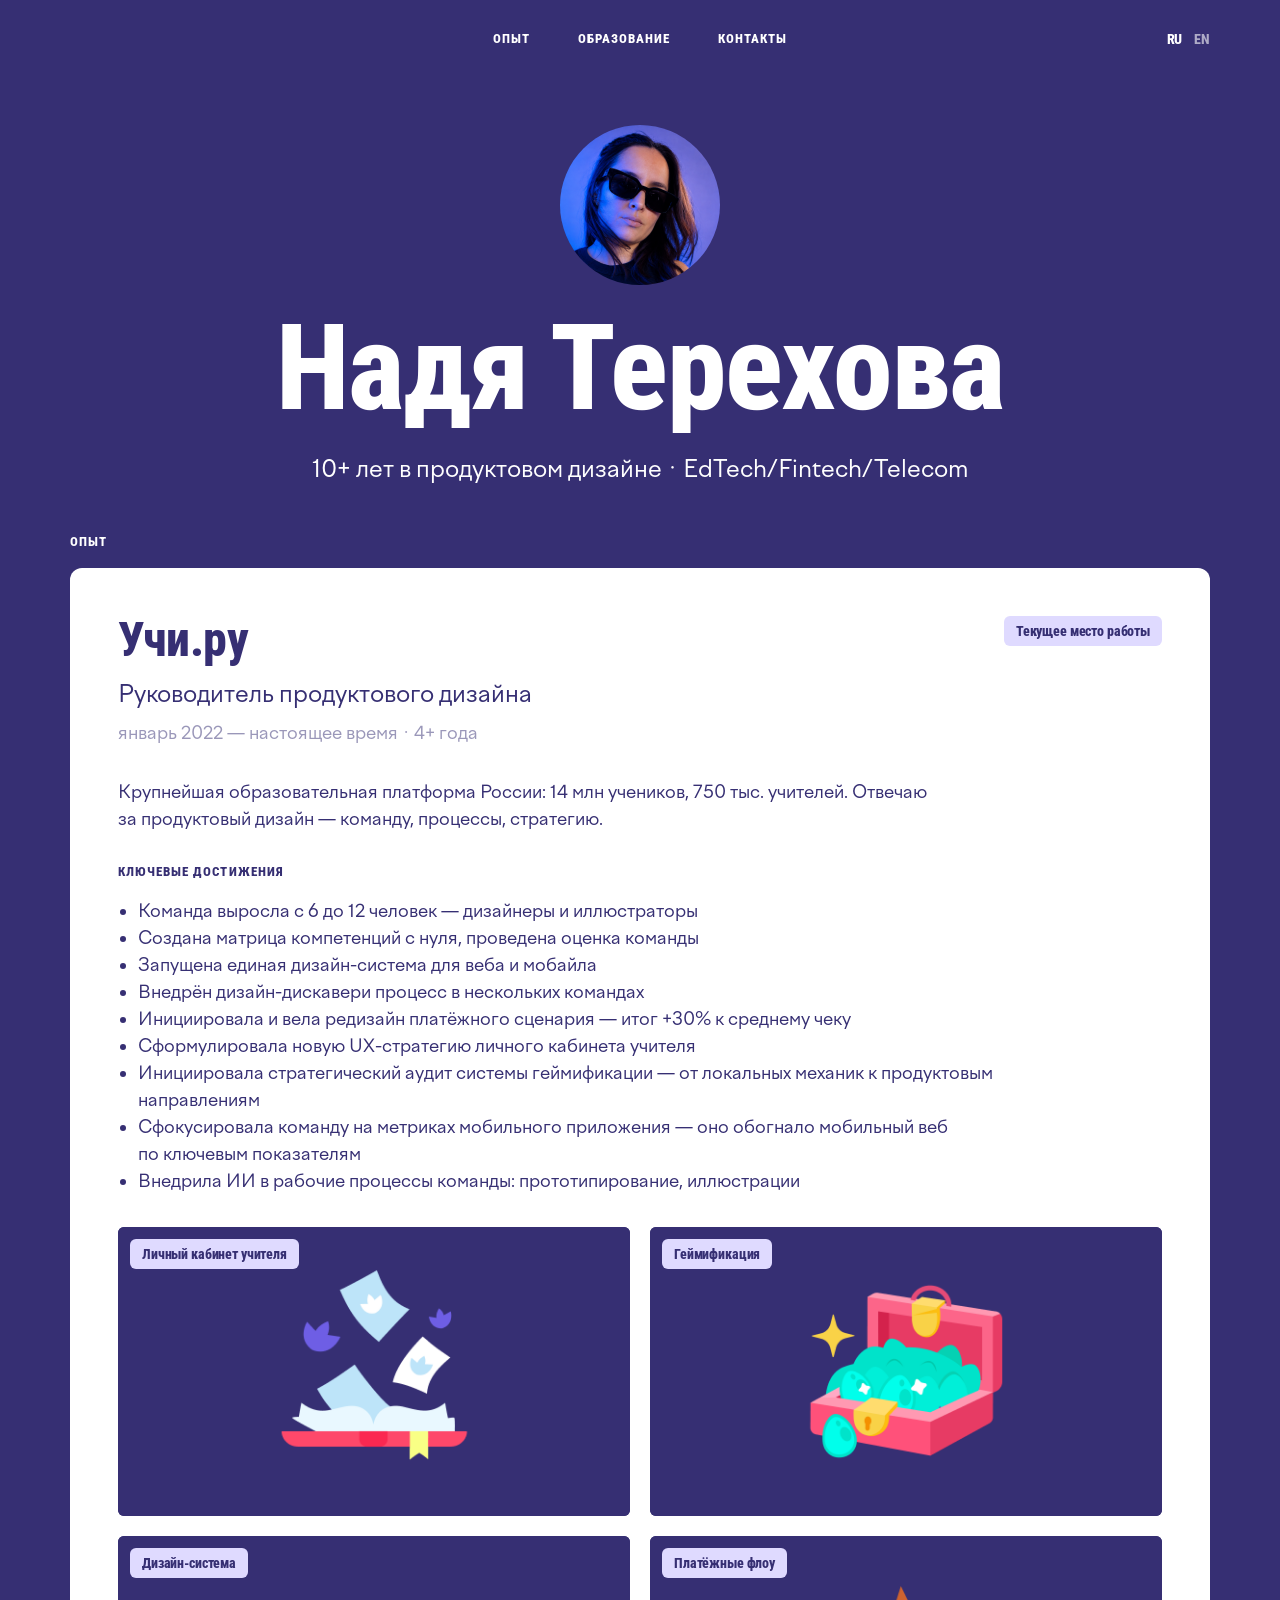
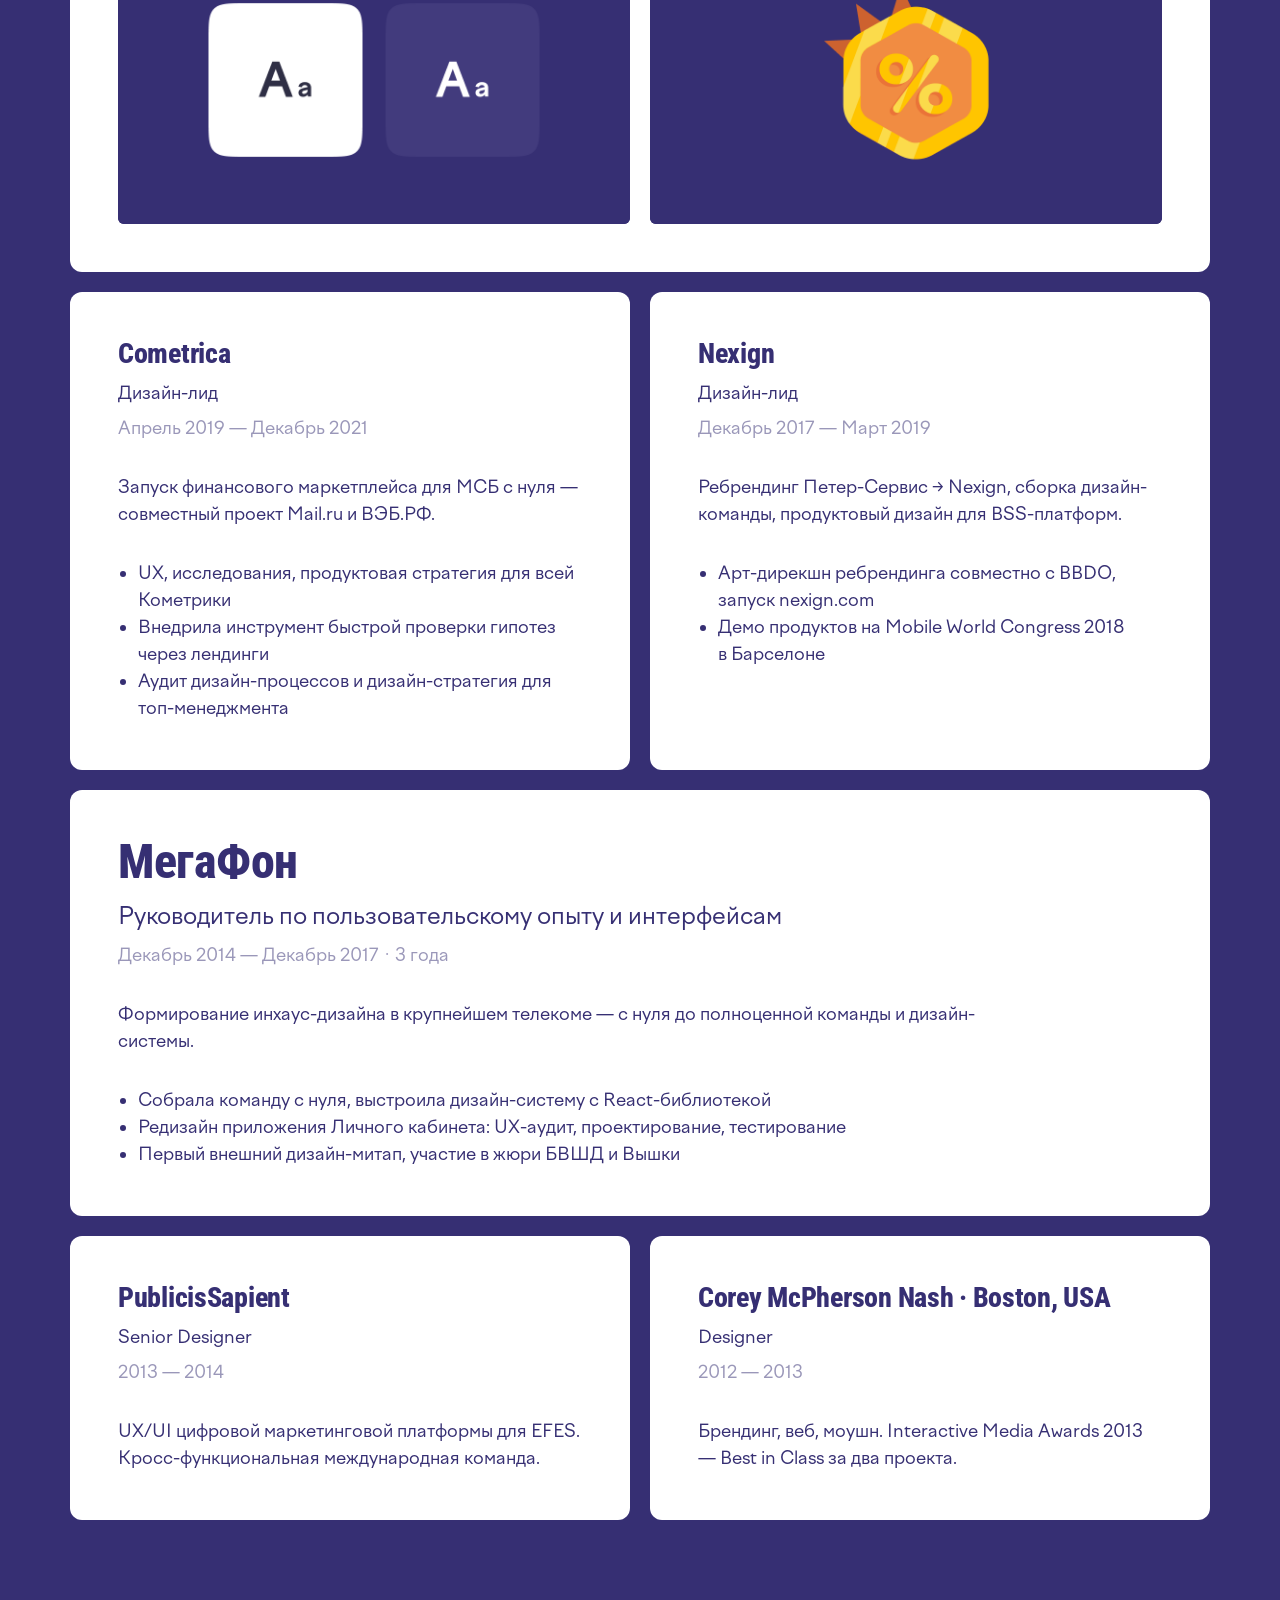
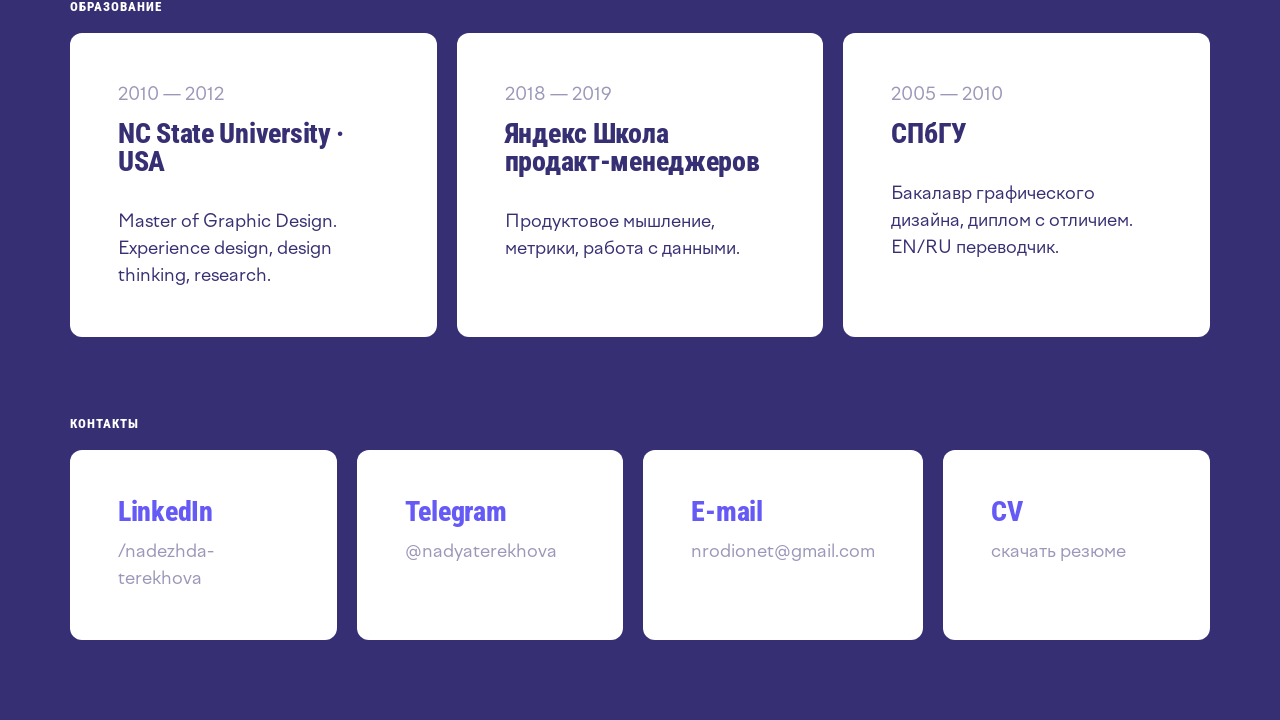
<file: index.html>
<!DOCTYPE html>
<html lang="ru">
<head>
  <meta charset="UTF-8" />
  <meta name="viewport" content="width=device-width, initial-scale=1.0" />
  <title>Надя Терехова — Дизайн-дайджест</title>
  <link rel="preconnect" href="https://fonts.googleapis.com" />
  <link rel="preconnect" href="https://fonts.gstatic.com" crossorigin />
  <link
    href="https://fonts.googleapis.com/css2?family=Roboto+Condensed:wght@800&display=swap"
    rel="stylesheet"
  />
  <link rel="stylesheet" href="styles/tokens.css" />
  <link rel="stylesheet" href="styles/main.css" />
</head>
<body>
  <div class="page">
    <div class="lang-switch text-label">
      <a class="is-active" href="index.html">RU</a>
      <a href="en/index.html">EN</a>
    </div>

    <nav class="section-nav">
      <a class="text-caption" href="#section-1">Опыт</a>
      <a class="text-caption" href="#section-2">Образование</a>
      <a class="text-caption" href="#section-3">Контакты</a>
    </nav>

    <header class="hero">
      <img class="hero__logo" src="photo.png" alt="Надя Терехова" />
      <div class="hero__copy">
        <h1 class="hero__title text-display">Надя Терехова</h1>
        <p class="hero__subtitle text-body-lg">
          10+ лет в продуктовом дизайне · EdTech/Fintech/Telecom
        </p>
      </div>
    </header>

    <section class="showcase-section" id="section-1">
      <p class="section-label text-caption">Опыт</p>

      <article class="project-card project-card--big">
        <div class="project-card__title-block">
          <div class="project-card__head">
            <h1 class="project-card__title text-h1">Учи.ру</h1>
            <span class="tag-chip text-label">Текущее место работы</span>
          </div>
          <div class="project-card__meta">
            <p class="text-body-lg">Руководитель продуктового дизайна</p>
            <p class="text-body project-card__text--secondary">январь 2022 — настоящее время · 4+ года</p>
          </div>
        </div>

        <p class="project-card__description text-body">Крупнейшая образовательная платформа России: 14 млн учеников, 750 тыс. учителей. Отвечаю за продуктовый дизайн — команду, процессы, стратегию.</p>

        <div class="project-card__list">
          <p class="text-caption">Ключевые достижения</p>
          <ul class="text-body">
            <li>Команда выросла с 6 до 12 человек — дизайнеры и иллюстраторы</li>
            <li>Создана матрица компетенций с нуля, проведена оценка команды</li>
            <li>Запущена единая дизайн-система для веба и мобайла</li>
            <li>Внедрён дизайн-дискавери процесс в нескольких командах</li>
            <li>Инициировала и вела редизайн платёжного сценария — итог +30% к среднему чеку</li>
            <li>Сформулировала новую UX-стратегию личного кабинета учителя</li>
            <li>Инициировала стратегический аудит системы геймификации — от локальных механик к продуктовым направлениям</li>
            <li>Сфокусировала команду на метриках мобильного приложения — оно обогнало мобильный веб по ключевым показателям</li>
            <li>Внедрила ИИ в рабочие процессы команды: прототипирование, иллюстрации</li>
          </ul>
        </div>

        <div class="task-grid">
          <a class="task-tile" href="tasks/uchi-redesign/index.html">
            <img class="task-tile__cover" src="teacher.png" alt="" />
            <span class="tag-chip text-label task-tile__title">Личный кабинет учителя</span>
          </a>
          <a class="task-tile" href="tasks/motivation-system-strategy/index.html">
            <img class="task-tile__cover" src="gamification.png" alt="" />
            <span class="tag-chip text-label task-tile__title">Геймификация</span>
          </a>
          <a class="task-tile" href="tasks/mobile-app/index.html">
            <img class="task-tile__cover" src="design-system.png" alt="" />
            <span class="tag-chip text-label task-tile__title">Дизайн-система</span>
          </a>
          <a class="task-tile" href="tasks/tariffs/index.html">
            <img class="task-tile__cover" src="tariffs.png" alt="" />
            <span class="tag-chip text-label task-tile__title">Платёжные флоу</span>
          </a>
        </div>
      </article>

      <div class="project-row">
        <article class="project-card project-card--small">
          <div class="project-card__title-block">
            <h3 class="project-card__title text-h3">Cometrica</h3>
            <div class="project-card__meta">
              <p class="text-body">Дизайн-лид</p>
              <p class="text-body project-card__text--secondary">Апрель 2019 — Декабрь 2021</p>
            </div>
          </div>
          <p class="project-card__description text-body">Запуск финансового маркетплейса для МСБ с нуля — совместный проект Mail.ru и ВЭБ.РФ.</p>
          <ul class="text-body">
            <li>UX, исследования, продуктовая стратегия для всей Кометрики</li>
            <li>Внедрила инструмент быстрой проверки гипотез через лендинги</li>
            <li>Аудит дизайн-процессов и дизайн-стратегия для топ-менеджмента</li>
          </ul>
        </article>

        <article class="project-card project-card--small">
          <div class="project-card__title-block">
            <h3 class="project-card__title text-h3">Nexign</h3>
            <div class="project-card__meta">
              <p class="text-body">Дизайн-лид</p>
              <p class="text-body project-card__text--secondary">Декабрь 2017 — Март 2019</p>
            </div>
          </div>
          <p class="project-card__description text-body">Ребрендинг Петер-Сервис → Nexign, сборка дизайн-команды, продуктовый дизайн для BSS-платформ.</p>
          <ul class="text-body">
            <li>Арт-дирекшн ребрендинга совместно с BBDO, запуск nexign.com</li>
            <li>Демо продуктов на Mobile World Congress 2018 в Барселоне</li>
          </ul>
        </article>
      </div>

      <div class="project-row">
        <article class="project-card project-card--medium">
          <div class="project-card__title-block">
            <h1 class="project-card__title text-h1">МегаФон</h1>
            <div class="project-card__meta">
              <p class="text-body-lg">Руководитель по пользовательскому опыту и интерфейсам</p>
              <p class="text-body project-card__text--secondary">Декабрь 2014 — Декабрь 2017 · 3 года</p>
            </div>
          </div>
          <p class="project-card__description text-body">Формирование инхаус-дизайна в крупнейшем телекоме — с нуля до полноценной команды и дизайн-системы.</p>
          <ul class="text-body">
            <li>Собрала команду с нуля, выстроила дизайн-систему с React-библиотекой</li>
            <li>Редизайн приложения Личного кабинета: UX-аудит, проектирование, тестирование</li>
            <li>Первый внешний дизайн-митап, участие в жюри БВШД и Вышки</li>
          </ul>
        </article>
      </div>

      <div class="project-row">
        <article class="project-card project-card--small">
          <div class="project-card__title-block">
            <h3 class="project-card__title text-h3">PublicisSapient</h3>
            <div class="project-card__meta">
              <p class="text-body">Senior Designer</p>
              <p class="text-body project-card__text--secondary">2013 — 2014</p>
            </div>
          </div>
          <p class="text-body">UX/UI цифровой маркетинговой платформы для EFES. Кросс-функциональная международная команда.</p>
        </article>

        <article class="project-card project-card--small">
          <div class="project-card__title-block">
            <h3 class="project-card__title text-h3">Corey McPherson Nash · Boston, USA</h3>
            <div class="project-card__meta">
              <p class="text-body">Designer</p>
              <p class="text-body project-card__text--secondary">2012 — 2013</p>
            </div>
          </div>
          <p class="text-body">Брендинг, веб, моушн. Interactive Media Awards 2013 — Best in Class за два проекта.</p>
        </article>
      </div>
    </section>

    <section class="showcase-section" id="section-2">
      <p class="section-label text-caption">Образование</p>

      <div class="project-row">
        <article class="project-card project-card--small">
          <div class="project-card__title-block">
            <p class="text-body project-card__text--secondary">2010 — 2012</p>
            <h3 class="project-card__title text-h3">NC State University · USA</h3>
          </div>
          <p class="text-body">Master of Graphic Design. Experience design, design thinking, research.</p>
        </article>

        <article class="project-card project-card--small">
          <div class="project-card__title-block">
            <p class="text-body project-card__text--secondary">2018 — 2019</p>
            <h3 class="project-card__title text-h3">Яндекс Школа продакт-менеджеров</h3>
          </div>
          <p class="text-body">Продуктовое мышление, метрики, работа с данными.</p>
        </article>

        <article class="project-card project-card--small">
          <div class="project-card__title-block">
            <p class="text-body project-card__text--secondary">2005 — 2010</p>
            <h3 class="project-card__title text-h3">СПбГУ</h3>
          </div>
          <p class="text-body">Бакалавр графического дизайна, диплом с отличием. EN/RU переводчик.</p>
        </article>
      </div>
    </section>

    <section class="showcase-section" id="section-3">
      <p class="section-label text-caption">Контакты</p>

      <div class="project-row">
        <a class="project-card project-card--xs" href="https://www.linkedin.com/in/nadezhda-terekhova/" target="_blank" rel="noopener">
          <div class="project-card__title-block">
            <h3 class="project-card__title text-h3 project-card__title--link">LinkedIn</h3>
            <p class="text-body project-card__text--secondary">/nadezhda-terekhova</p>
          </div>
        </a>
        <a class="project-card project-card--xs" href="https://t.me/nadyaterekhova" target="_blank" rel="noopener">
          <div class="project-card__title-block">
            <h3 class="project-card__title text-h3 project-card__title--link">Telegram</h3>
            <p class="text-body project-card__text--secondary">@nadyaterekhova</p>
          </div>
        </a>
        <a class="project-card project-card--xs" href="mailto:nrodionet@gmail.com">
          <div class="project-card__title-block">
            <h3 class="project-card__title text-h3 project-card__title--link">E-mail</h3>
            <p class="text-body project-card__text--secondary">nrodionet@gmail.com</p>
          </div>
        </a>
        <a class="project-card project-card--xs" href="Resume_HeadOfDesign_Nadya_Terekhova.docx" download>
          <div class="project-card__title-block">
            <h3 class="project-card__title text-h3 project-card__title--link">CV</h3>
            <p class="text-body project-card__text--secondary">скачать резюме</p>
          </div>
        </a>
      </div>
    </section>
  </div>
</body>
</html>
</file>
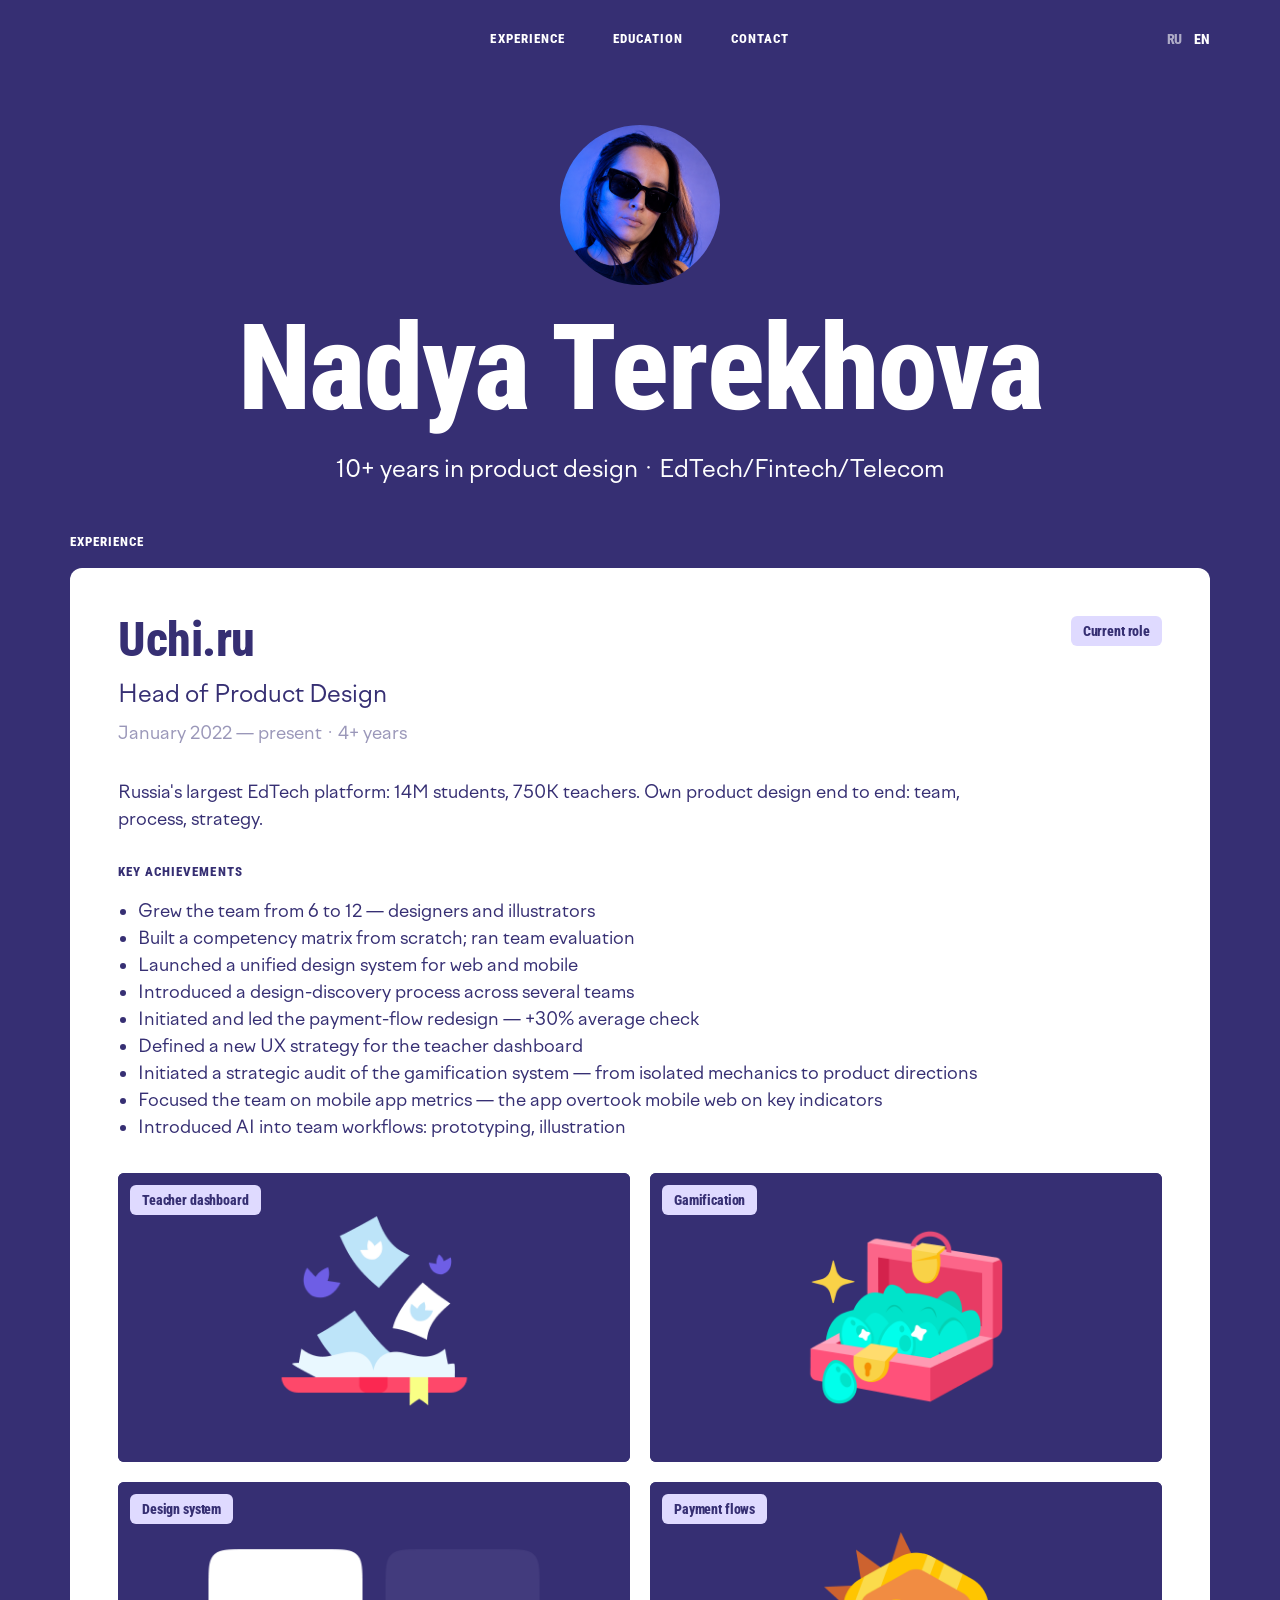
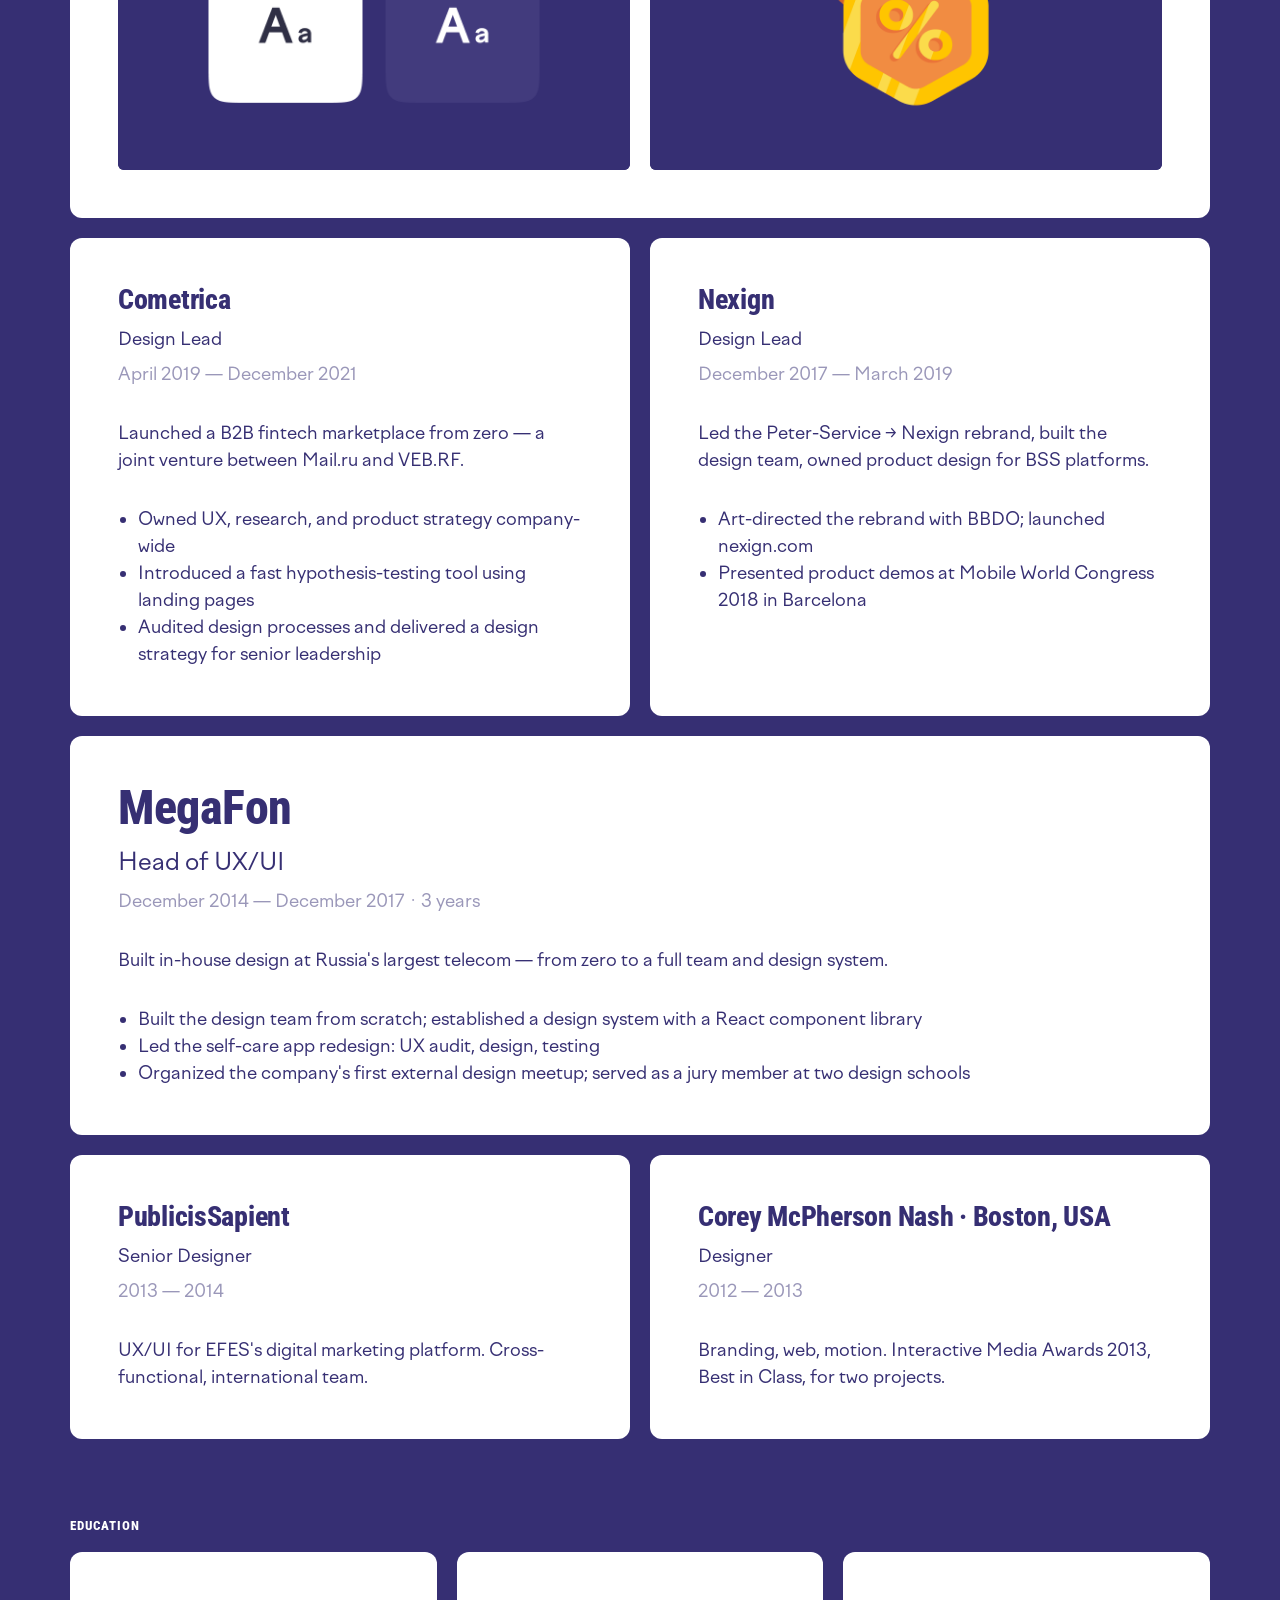
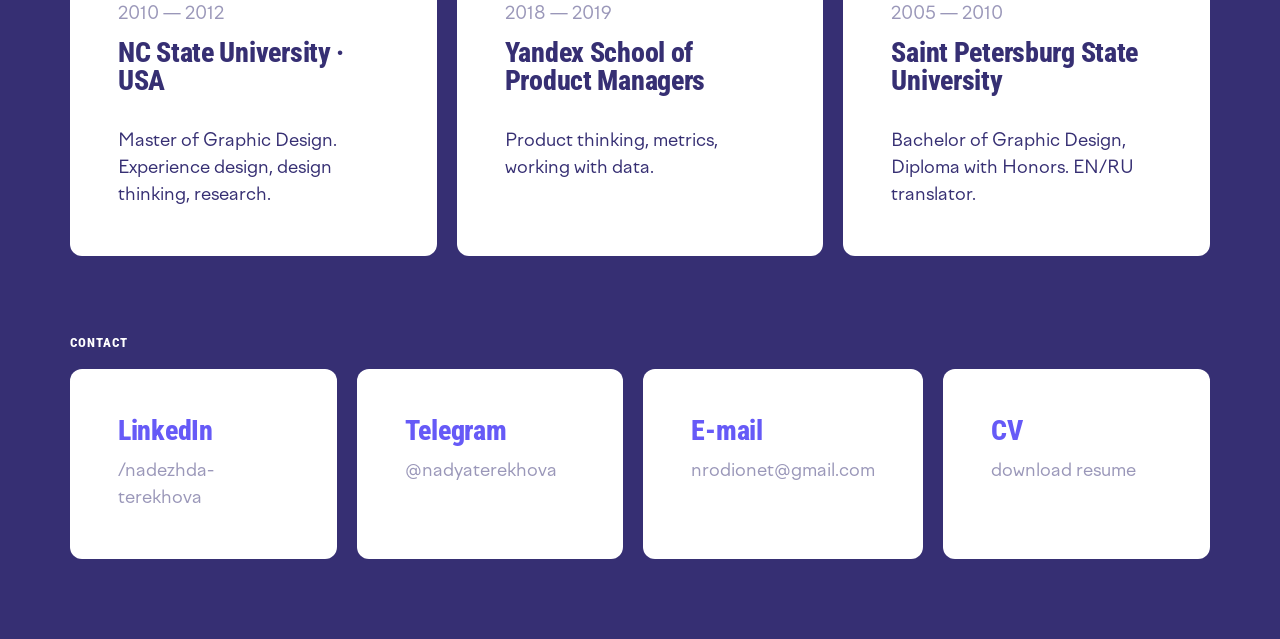
<file: en/index.html>
<!DOCTYPE html>
<html lang="en">
<head>
  <meta charset="UTF-8" />
  <meta name="viewport" content="width=device-width, initial-scale=1.0" />
  <title>Nadya Terekhova — Design Digest</title>
  <link rel="preconnect" href="https://fonts.googleapis.com" />
  <link rel="preconnect" href="https://fonts.gstatic.com" crossorigin />
  <link
    href="https://fonts.googleapis.com/css2?family=Roboto+Condensed:wght@800&display=swap"
    rel="stylesheet"
  />
  <link rel="stylesheet" href="../styles/tokens.css" />
  <link rel="stylesheet" href="../styles/main.css" />
</head>
<body>
  <div class="page">
    <div class="lang-switch text-label">
      <a href="../index.html">RU</a>
      <a class="is-active" href="index.html">EN</a>
    </div>

    <nav class="section-nav">
      <a class="text-caption" href="#section-1">Experience</a>
      <a class="text-caption" href="#section-2">Education</a>
      <a class="text-caption" href="#section-3">Contact</a>
    </nav>

    <header class="hero">
      <img class="hero__logo" src="../photo.png" alt="Nadya Terekhova" />
      <div class="hero__copy">
        <h1 class="hero__title text-display">Nadya Terekhova</h1>
        <p class="hero__subtitle text-body-lg">
          10+ years in product design · EdTech/Fintech/Telecom
        </p>
      </div>
    </header>

    <section class="showcase-section" id="section-1">
      <p class="section-label text-caption">Experience</p>

      <article class="project-card project-card--big">
        <div class="project-card__title-block">
          <div class="project-card__head">
            <h1 class="project-card__title text-h1">Uchi.ru</h1>
            <span class="tag-chip text-label">Current role</span>
          </div>
          <div class="project-card__meta">
            <p class="text-body-lg">Head of Product Design</p>
            <p class="text-body project-card__text--secondary">January 2022 — present · 4+ years</p>
          </div>
        </div>

        <p class="project-card__description text-body">Russia's largest EdTech platform: 14M students, 750K teachers. Own product design end to end: team, process, strategy.</p>

        <div class="project-card__list">
          <p class="text-caption">Key achievements</p>
          <ul class="text-body">
            <li>Grew the team from 6 to 12 — designers and illustrators</li>
            <li>Built a competency matrix from scratch; ran team evaluation</li>
            <li>Launched a unified design system for web and mobile</li>
            <li>Introduced a design-discovery process across several teams</li>
            <li>Initiated and led the payment-flow redesign — +30% average check</li>
            <li>Defined a new UX strategy for the teacher dashboard</li>
            <li>Initiated a strategic audit of the gamification system — from isolated mechanics to product directions</li>
            <li>Focused the team on mobile app metrics — the app overtook mobile web on key indicators</li>
            <li>Introduced AI into team workflows: prototyping, illustration</li>
          </ul>
        </div>

        <div class="task-grid">
          <a class="task-tile" href="tasks/uchi-redesign/index.html">
            <img class="task-tile__cover" src="../teacher.png" alt="" />
            <span class="tag-chip text-label task-tile__title">Teacher dashboard</span>
          </a>
          <a class="task-tile" href="tasks/motivation-system-strategy/index.html">
            <img class="task-tile__cover" src="../gamification.png" alt="" />
            <span class="tag-chip text-label task-tile__title">Gamification</span>
          </a>
          <a class="task-tile" href="tasks/mobile-app/index.html">
            <img class="task-tile__cover" src="../design-system.png" alt="" />
            <span class="tag-chip text-label task-tile__title">Design system</span>
          </a>
          <a class="task-tile" href="tasks/tariffs/index.html">
            <img class="task-tile__cover" src="../tariffs.png" alt="" />
            <span class="tag-chip text-label task-tile__title">Payment flows</span>
          </a>
        </div>
      </article>

      <div class="project-row">
        <article class="project-card project-card--small">
          <div class="project-card__title-block">
            <h3 class="project-card__title text-h3">Cometrica</h3>
            <div class="project-card__meta">
              <p class="text-body">Design Lead</p>
              <p class="text-body project-card__text--secondary">April 2019 — December 2021</p>
            </div>
          </div>
          <p class="project-card__description text-body">Launched a B2B fintech marketplace from zero — a joint venture between Mail.ru and VEB.RF.</p>
          <ul class="text-body">
            <li>Owned UX, research, and product strategy company-wide</li>
            <li>Introduced a fast hypothesis-testing tool using landing pages</li>
            <li>Audited design processes and delivered a design strategy for senior leadership</li>
          </ul>
        </article>

        <article class="project-card project-card--small">
          <div class="project-card__title-block">
            <h3 class="project-card__title text-h3">Nexign</h3>
            <div class="project-card__meta">
              <p class="text-body">Design Lead</p>
              <p class="text-body project-card__text--secondary">December 2017 — March 2019</p>
            </div>
          </div>
          <p class="project-card__description text-body">Led the Peter-Service → Nexign rebrand, built the design team, owned product design for BSS platforms.</p>
          <ul class="text-body">
            <li>Art-directed the rebrand with BBDO; launched nexign.com</li>
            <li>Presented product demos at Mobile World Congress 2018 in Barcelona</li>
          </ul>
        </article>
      </div>

      <div class="project-row">
        <article class="project-card project-card--medium">
          <div class="project-card__title-block">
            <h1 class="project-card__title text-h1">MegaFon</h1>
            <div class="project-card__meta">
              <p class="text-body-lg">Head of UX/UI</p>
              <p class="text-body project-card__text--secondary">December 2014 — December 2017 · 3 years</p>
            </div>
          </div>
          <p class="project-card__description text-body">Built in-house design at Russia's largest telecom — from zero to a full team and design system.</p>
          <ul class="text-body">
            <li>Built the design team from scratch; established a design system with a React component library</li>
            <li>Led the self-care app redesign: UX audit, design, testing</li>
            <li>Organized the company's first external design meetup; served as a jury member at two design schools</li>
          </ul>
        </article>
      </div>

      <div class="project-row">
        <article class="project-card project-card--small">
          <div class="project-card__title-block">
            <h3 class="project-card__title text-h3">PublicisSapient</h3>
            <div class="project-card__meta">
              <p class="text-body">Senior Designer</p>
              <p class="text-body project-card__text--secondary">2013 — 2014</p>
            </div>
          </div>
          <p class="text-body">UX/UI for EFES's digital marketing platform. Cross-functional, international team.</p>
        </article>

        <article class="project-card project-card--small">
          <div class="project-card__title-block">
            <h3 class="project-card__title text-h3">Corey McPherson Nash · Boston, USA</h3>
            <div class="project-card__meta">
              <p class="text-body">Designer</p>
              <p class="text-body project-card__text--secondary">2012 — 2013</p>
            </div>
          </div>
          <p class="text-body">Branding, web, motion. Interactive Media Awards 2013, Best in Class, for two projects.</p>
        </article>
      </div>
    </section>

    <section class="showcase-section" id="section-2">
      <p class="section-label text-caption">Education</p>

      <div class="project-row">
        <article class="project-card project-card--small">
          <div class="project-card__title-block">
            <p class="text-body project-card__text--secondary">2010 — 2012</p>
            <h3 class="project-card__title text-h3">NC State University · USA</h3>
          </div>
          <p class="text-body">Master of Graphic Design. Experience design, design thinking, research.</p>
        </article>

        <article class="project-card project-card--small">
          <div class="project-card__title-block">
            <p class="text-body project-card__text--secondary">2018 — 2019</p>
            <h3 class="project-card__title text-h3">Yandex School of Product Managers</h3>
          </div>
          <p class="text-body">Product thinking, metrics, working with data.</p>
        </article>

        <article class="project-card project-card--small">
          <div class="project-card__title-block">
            <p class="text-body project-card__text--secondary">2005 — 2010</p>
            <h3 class="project-card__title text-h3">Saint Petersburg State University</h3>
          </div>
          <p class="text-body">Bachelor of Graphic Design, Diploma with Honors. EN/RU translator.</p>
        </article>
      </div>
    </section>

    <section class="showcase-section" id="section-3">
      <p class="section-label text-caption">Contact</p>

      <div class="project-row">
        <a class="project-card project-card--xs" href="https://www.linkedin.com/in/nadezhda-terekhova/" target="_blank" rel="noopener">
          <div class="project-card__title-block">
            <h3 class="project-card__title text-h3 project-card__title--link">LinkedIn</h3>
            <p class="text-body project-card__text--secondary">/nadezhda-terekhova</p>
          </div>
        </a>
        <a class="project-card project-card--xs" href="https://t.me/nadyaterekhova" target="_blank" rel="noopener">
          <div class="project-card__title-block">
            <h3 class="project-card__title text-h3 project-card__title--link">Telegram</h3>
            <p class="text-body project-card__text--secondary">@nadyaterekhova</p>
          </div>
        </a>
        <a class="project-card project-card--xs" href="mailto:nrodionet@gmail.com">
          <div class="project-card__title-block">
            <h3 class="project-card__title text-h3 project-card__title--link">E-mail</h3>
            <p class="text-body project-card__text--secondary">nrodionet@gmail.com</p>
          </div>
        </a>
        <a class="project-card project-card--xs" href="../Resume_HeadOfDesign_Nadya_Terekhova.docx" download>
          <div class="project-card__title-block">
            <h3 class="project-card__title text-h3 project-card__title--link">CV</h3>
            <p class="text-body project-card__text--secondary">download resume</p>
          </div>
        </a>
      </div>
    </section>
  </div>
</body>
</html>
</file>
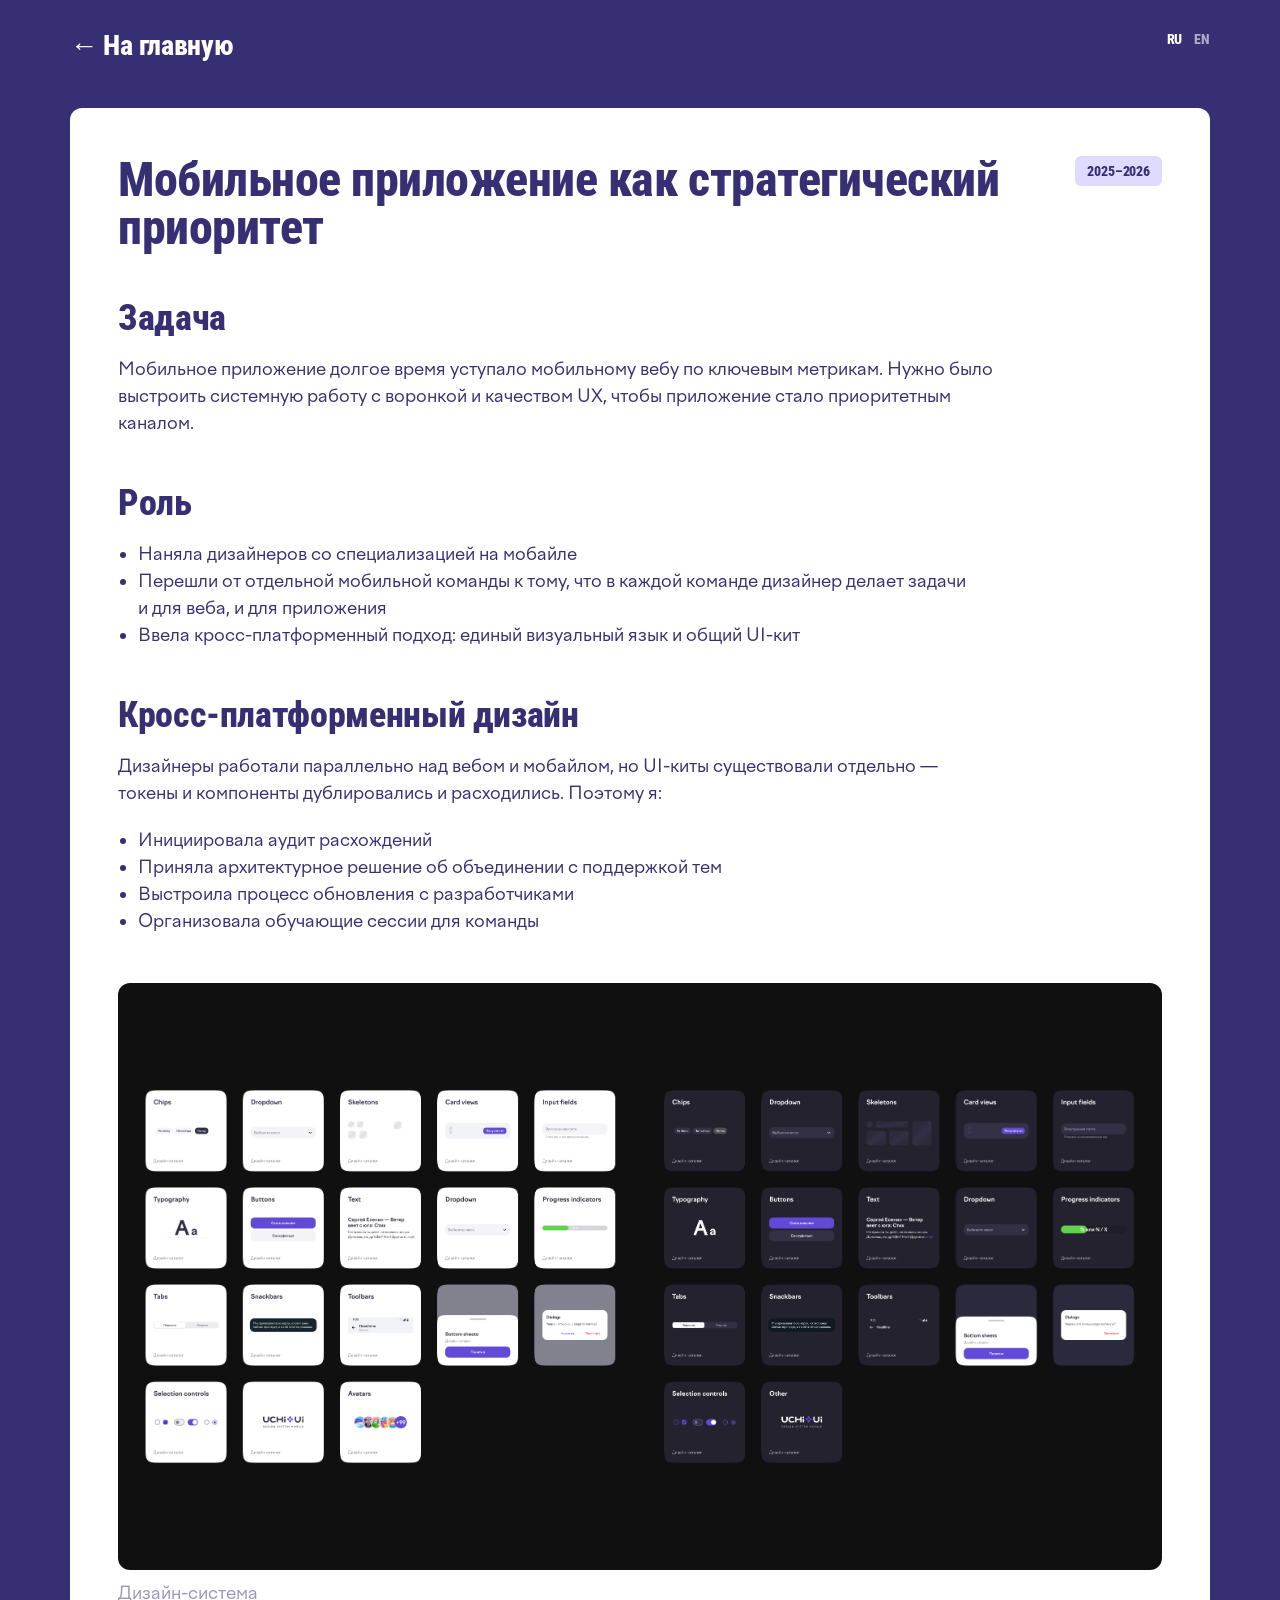
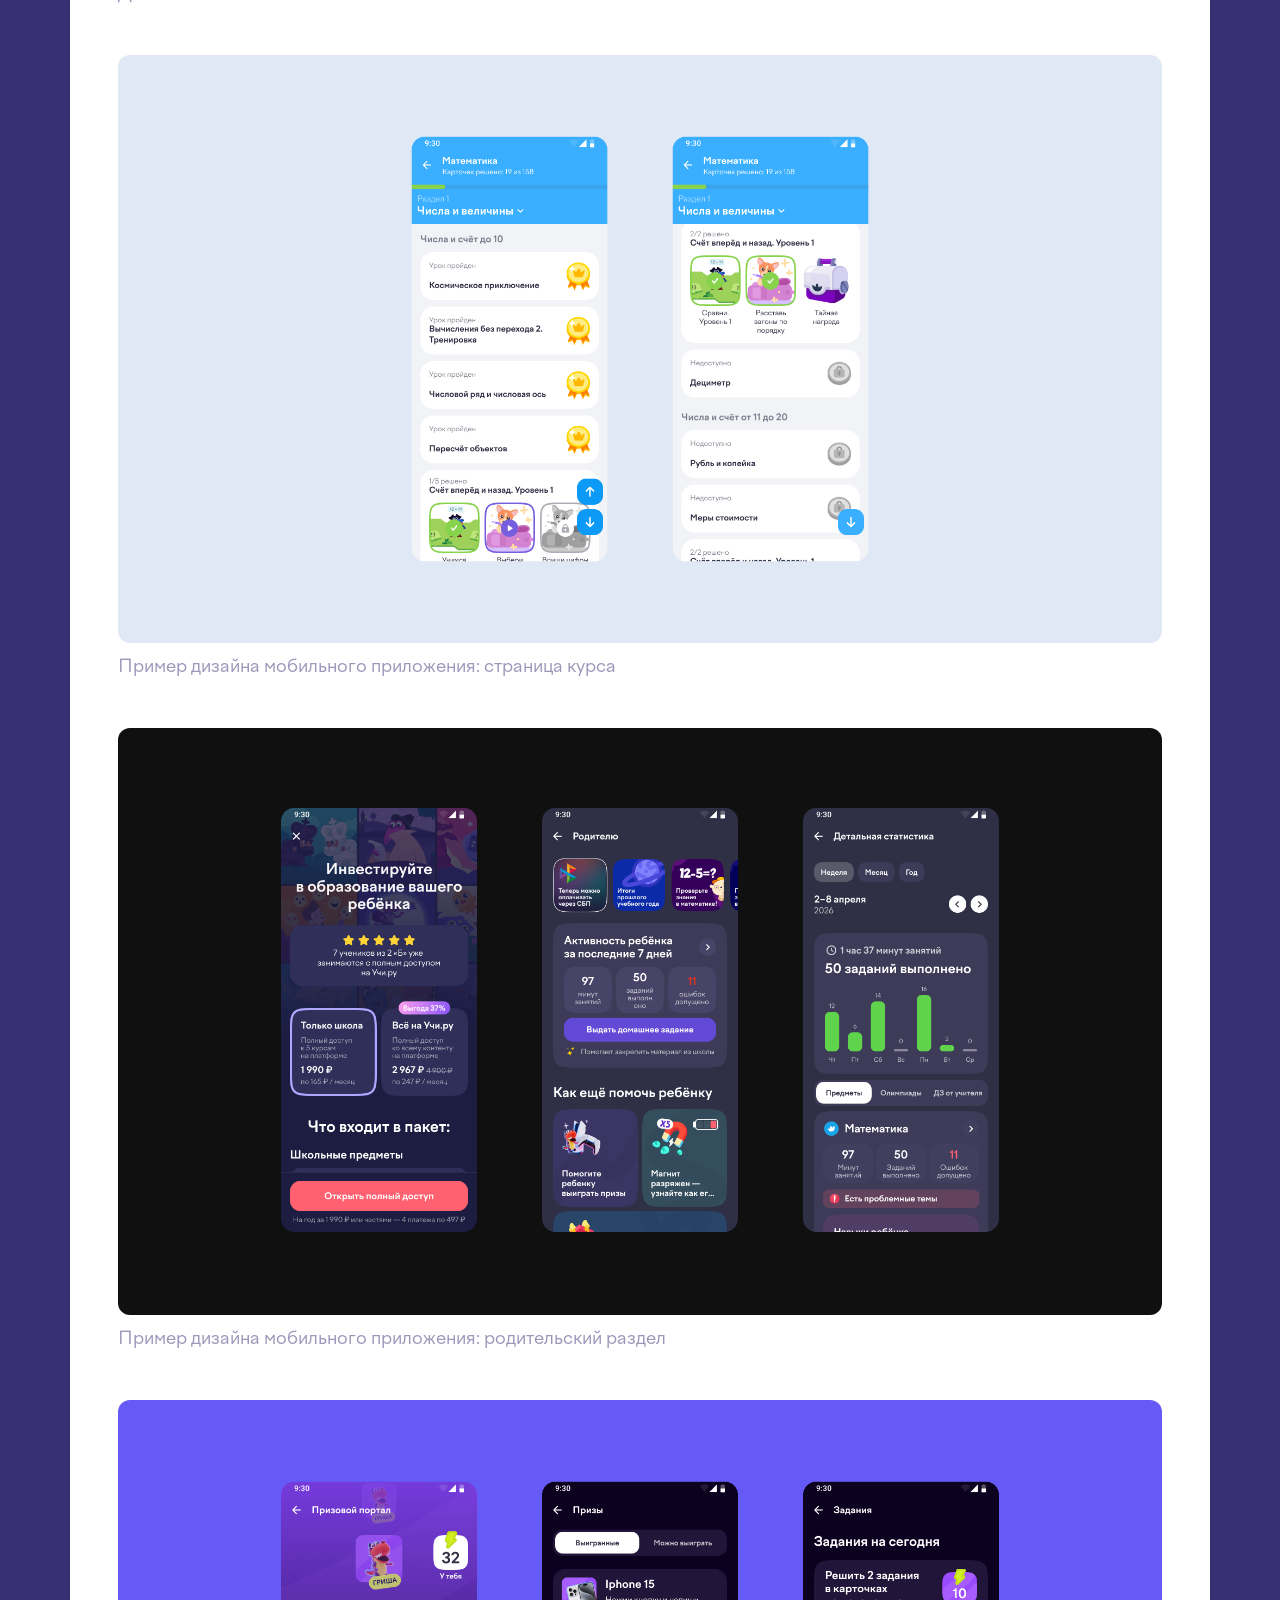
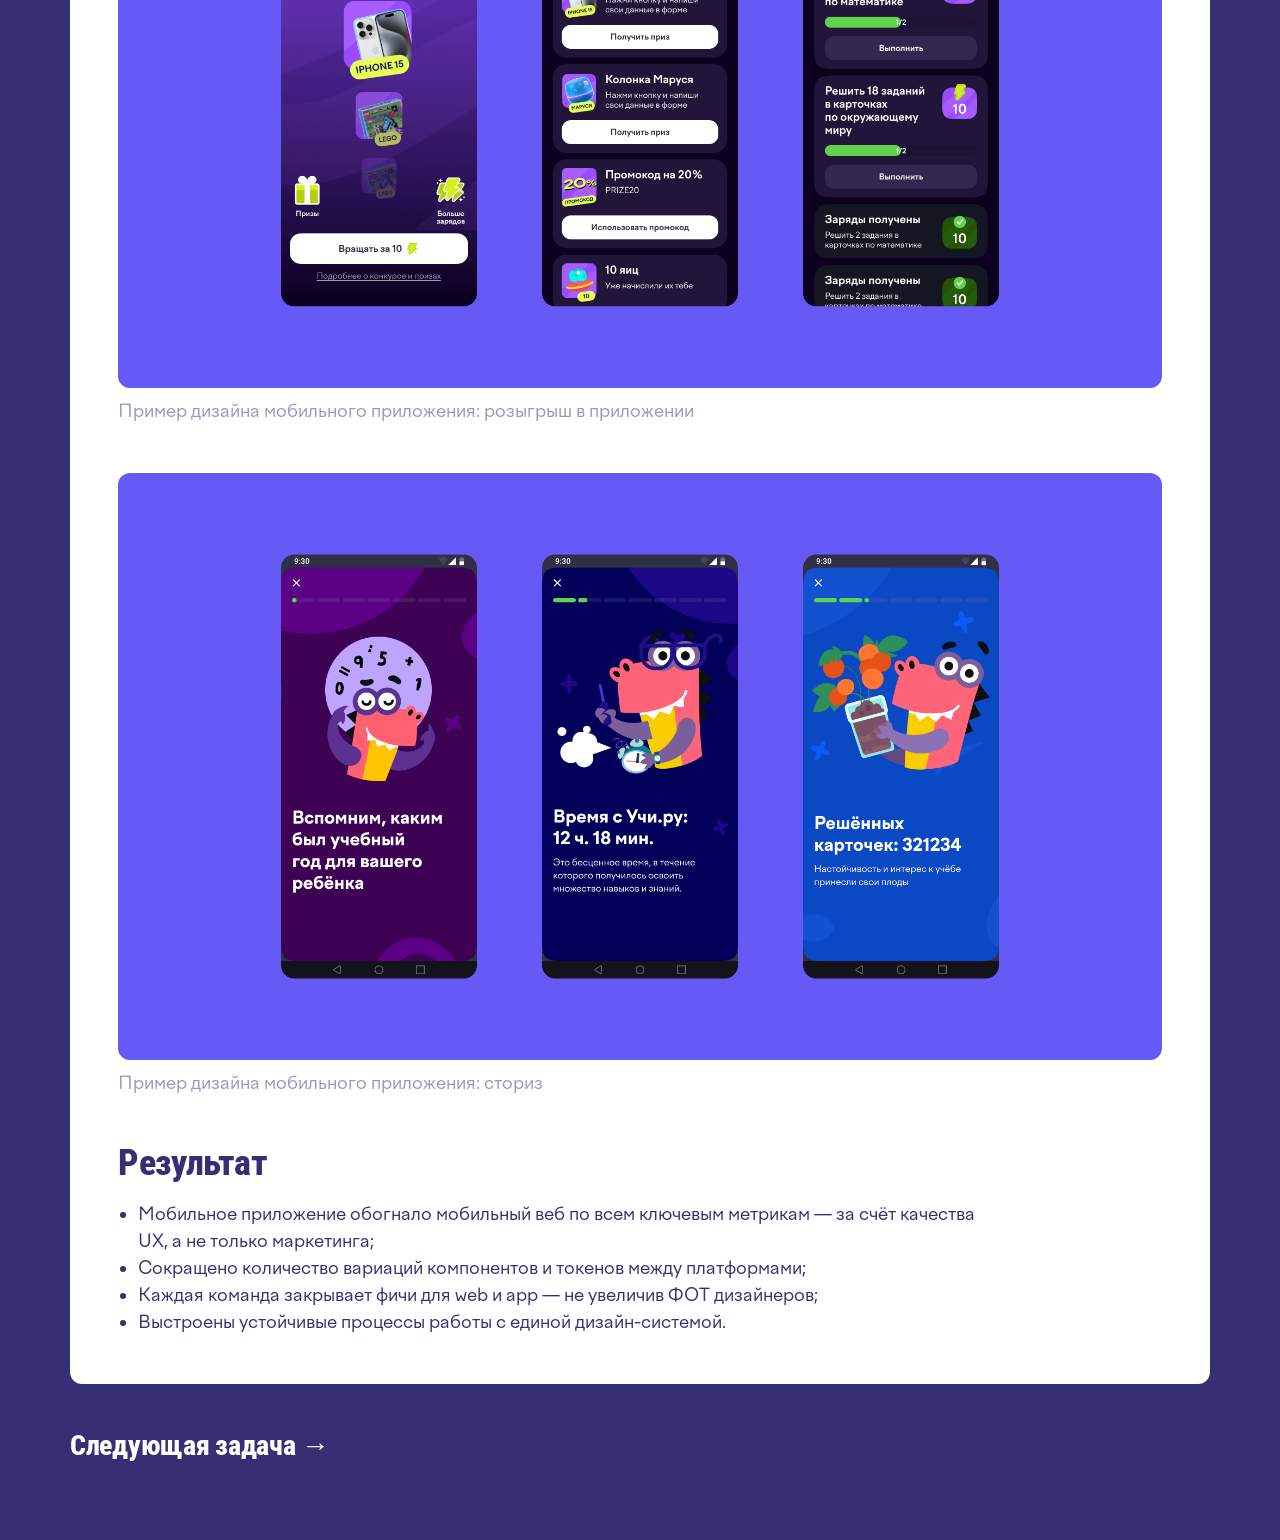
<file: tasks/mobile-app/index.html>
<!DOCTYPE html>
<html lang="ru">
<head>
  <meta charset="UTF-8" />
  <meta name="viewport" content="width=device-width, initial-scale=1.0" />
  <title>Мобильное приложение как стратегический приоритет — Дизайн-дайджест</title>
  <link rel="preconnect" href="https://fonts.googleapis.com" />
  <link rel="preconnect" href="https://fonts.gstatic.com" crossorigin />
  <link
    href="https://fonts.googleapis.com/css2?family=Roboto+Condensed:wght@800&display=swap"
    rel="stylesheet"
  />
  <link rel="stylesheet" href="../../styles/tokens.css" />
  <link rel="stylesheet" href="../../styles/main.css" />
</head>
<body>
  <div class="page page--task">
    <div class="lang-switch text-label">
      <a class="is-active" href="index.html">RU</a>
      <a href="../../en/tasks/mobile-app/index.html">EN</a>
    </div>

    <a class="back-link text-h3" href="../../index.html">← На главную</a>

    <div class="task-card">
    <div class="task-content">
      <div class="task-title-block">
        <h1 class="task-title text-h1">Мобильное приложение как стратегический приоритет</h1>
        <span class="tag-chip text-label">2025–2026</span>
      </div>

      <div class="task-block">
        <h2 class="task-block__label text-h2">Задача</h2>
        <p class="text-body">Мобильное приложение долгое время уступало мобильному вебу по ключевым метрикам. Нужно было выстроить системную работу с воронкой и качеством UX, чтобы приложение стало приоритетным каналом.</p>
      </div>

      <div class="task-block">
        <h2 class="task-block__label text-h2">Роль</h2>
        <ul class="text-body">
          <li>Наняла дизайнеров со специализацией на мобайле</li>
          <li>Перешли от отдельной мобильной команды к тому, что в каждой команде дизайнер делает задачи и для веба, и для приложения</li>
          <li>Ввела кросс-платформенный подход: единый визуальный язык и общий UI-кит</li>
        </ul>
      </div>

      <div class="task-block">
        <h2 class="task-block__label text-h2">Кросс-платформенный дизайн</h2>
        <p class="text-body">Дизайнеры работали параллельно над вебом и мобайлом, но UI-киты существовали отдельно — токены и компоненты дублировались и расходились. Поэтому я:</p>
        <ul class="text-body">
          <li>Инициировала аудит расхождений</li>
          <li>Приняла архитектурное решение об объединении с поддержкой тем</li>
          <li>Выстроила процесс обновления с разработчиками</li>
          <li>Организовала обучающие сессии для команды</li>
        </ul>
      </div>
    </div>

    <div class="cover-block">
      <img class="cover-image" src="app-01.png" alt="Дизайн-система" />
      <p class="cover-block__caption text-body">Дизайн-система</p>
    </div>
    <div class="cover-block">
      <img class="cover-image" src="app-02.png" alt="Пример дизайна мобильного приложения: страница курса" />
      <p class="cover-block__caption text-body">Пример дизайна мобильного приложения: страница курса</p>
    </div>
    <div class="cover-block">
      <img class="cover-image" src="app-03.png" alt="Пример дизайна мобильного приложения: родительский раздел" />
      <p class="cover-block__caption text-body">Пример дизайна мобильного приложения: родительский раздел</p>
    </div>
    <div class="cover-block">
      <img class="cover-image" src="app-04.png" alt="Пример дизайна мобильного приложения: розыгрыш в приложении" />
      <p class="cover-block__caption text-body">Пример дизайна мобильного приложения: розыгрыш в приложении</p>
    </div>
    <div class="cover-block">
      <img class="cover-image" src="app-05.png" alt="Пример дизайна мобильного приложения: сториз" />
      <p class="cover-block__caption text-body">Пример дизайна мобильного приложения: сториз</p>
    </div>

    <div class="task-content">
      <div class="task-block">
        <h2 class="task-block__label text-h2">Результат</h2>
        <ul class="text-body">
          <li>Мобильное приложение обогнало мобильный веб по всем ключевым метрикам — за счёт качества UX, а не только маркетинга;</li>
          <li>Сокращено количество вариаций компонентов и токенов между платформами;</li>
          <li>Каждая команда закрывает фичи для web и app — не увеличив ФОТ дизайнеров;</li>
          <li>Выстроены устойчивые процессы работы с единой дизайн-системой.</li>
        </ul>
      </div>
    </div>
    </div>

    <a class="text-link text-h3" href="../tariffs/index.html">Следующая задача →</a>
  </div>
</body>
</html>
</file>
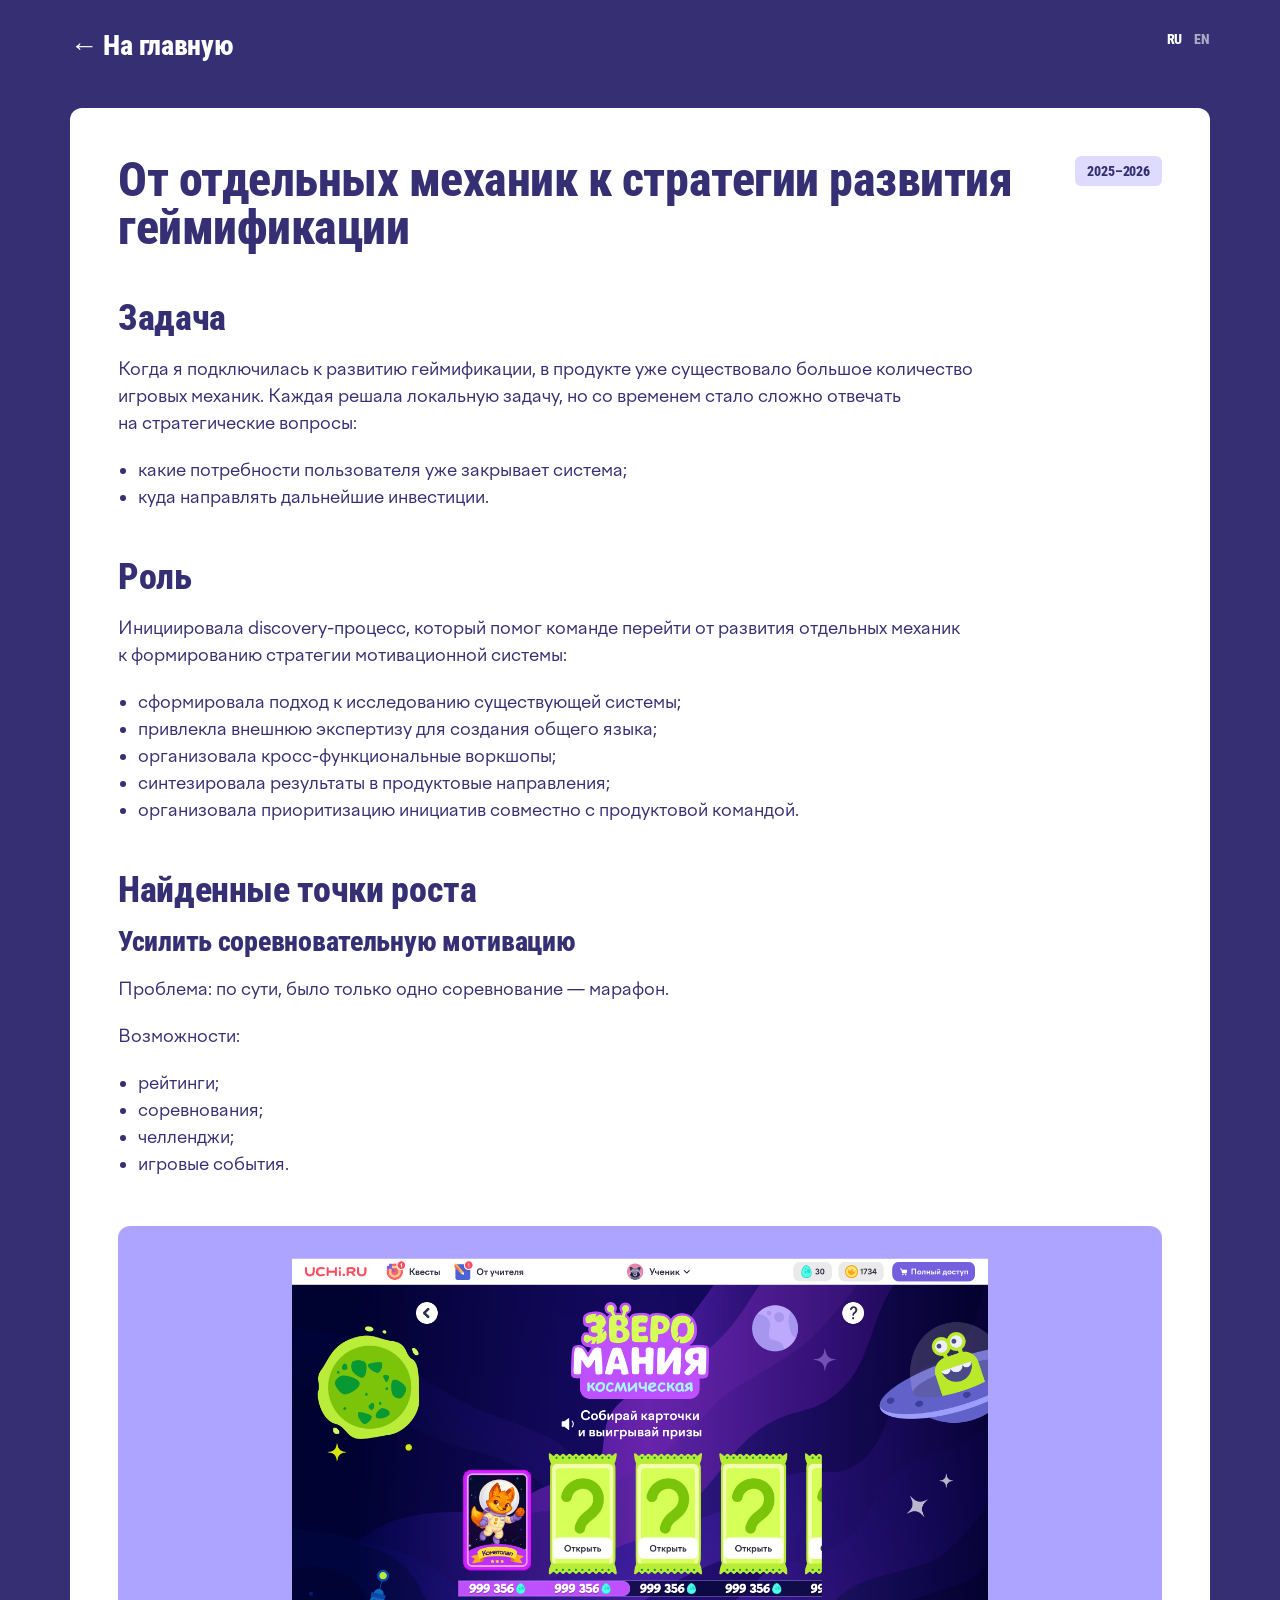
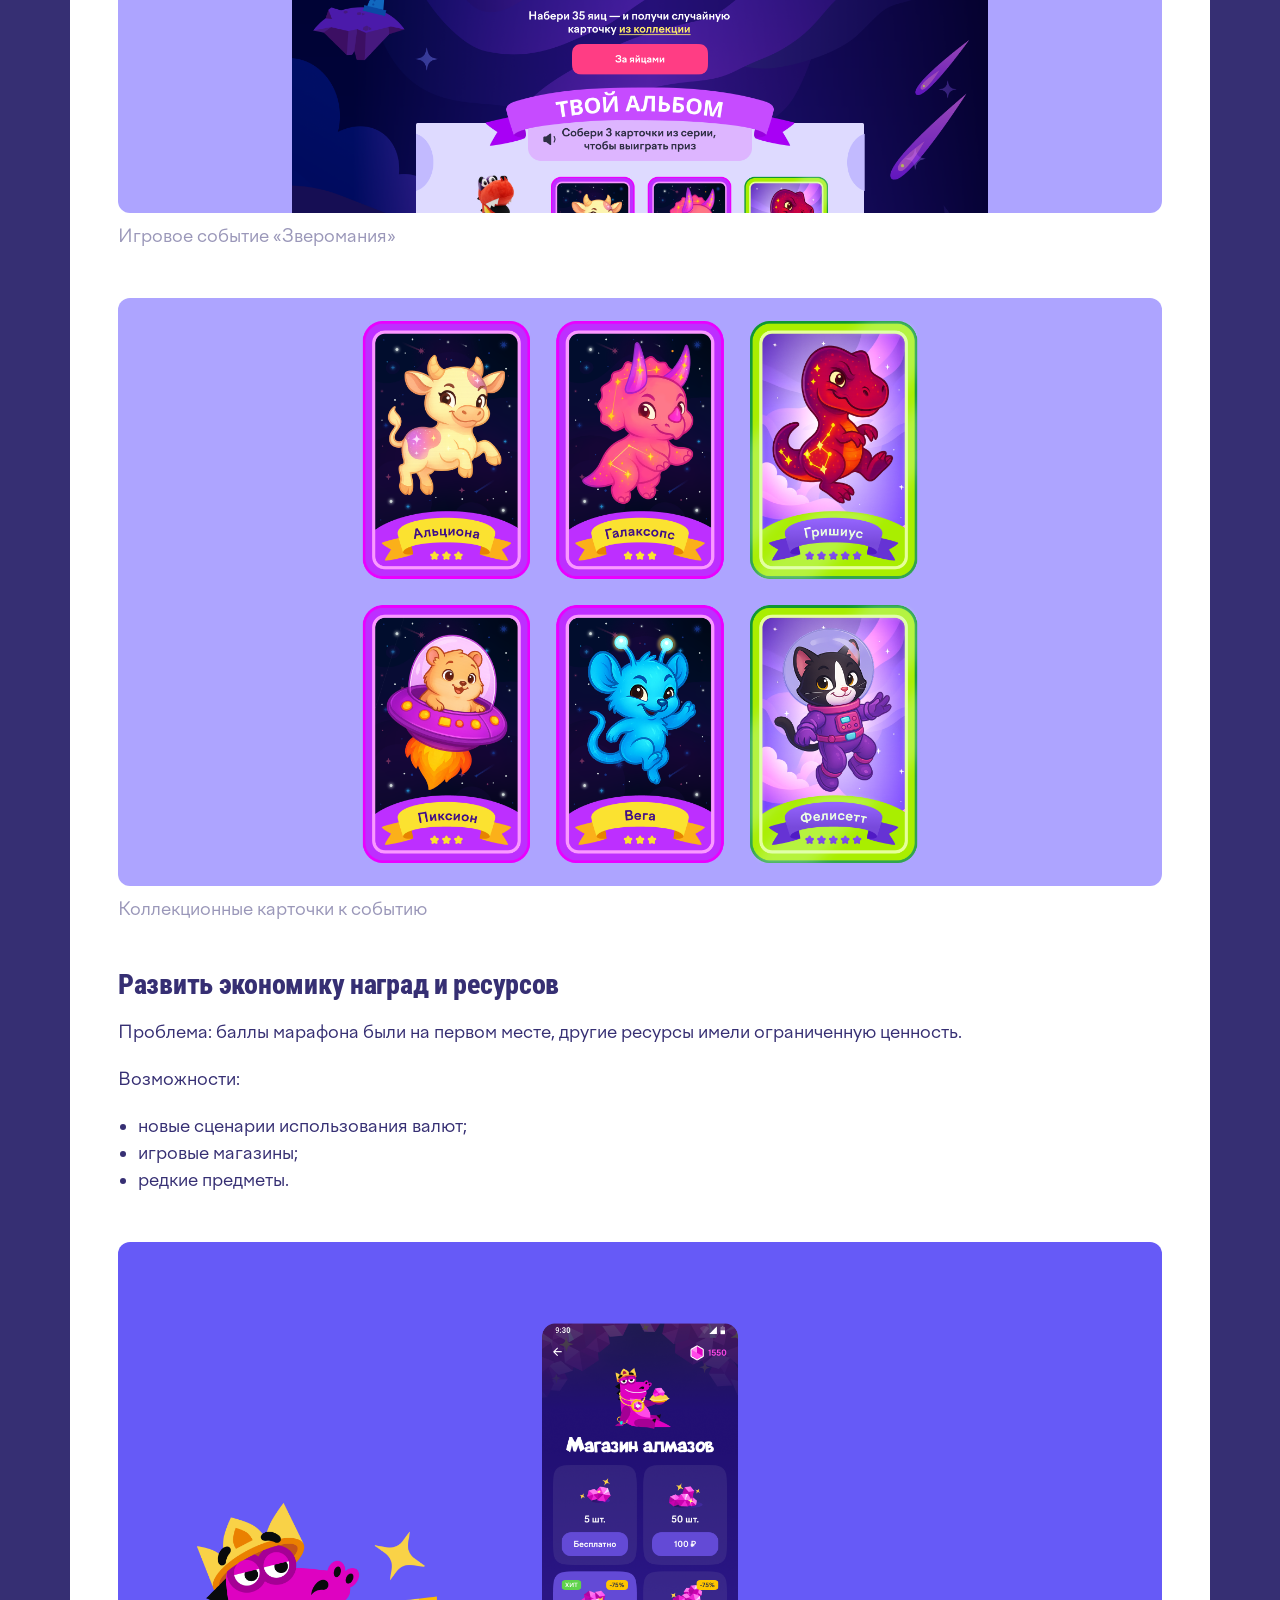
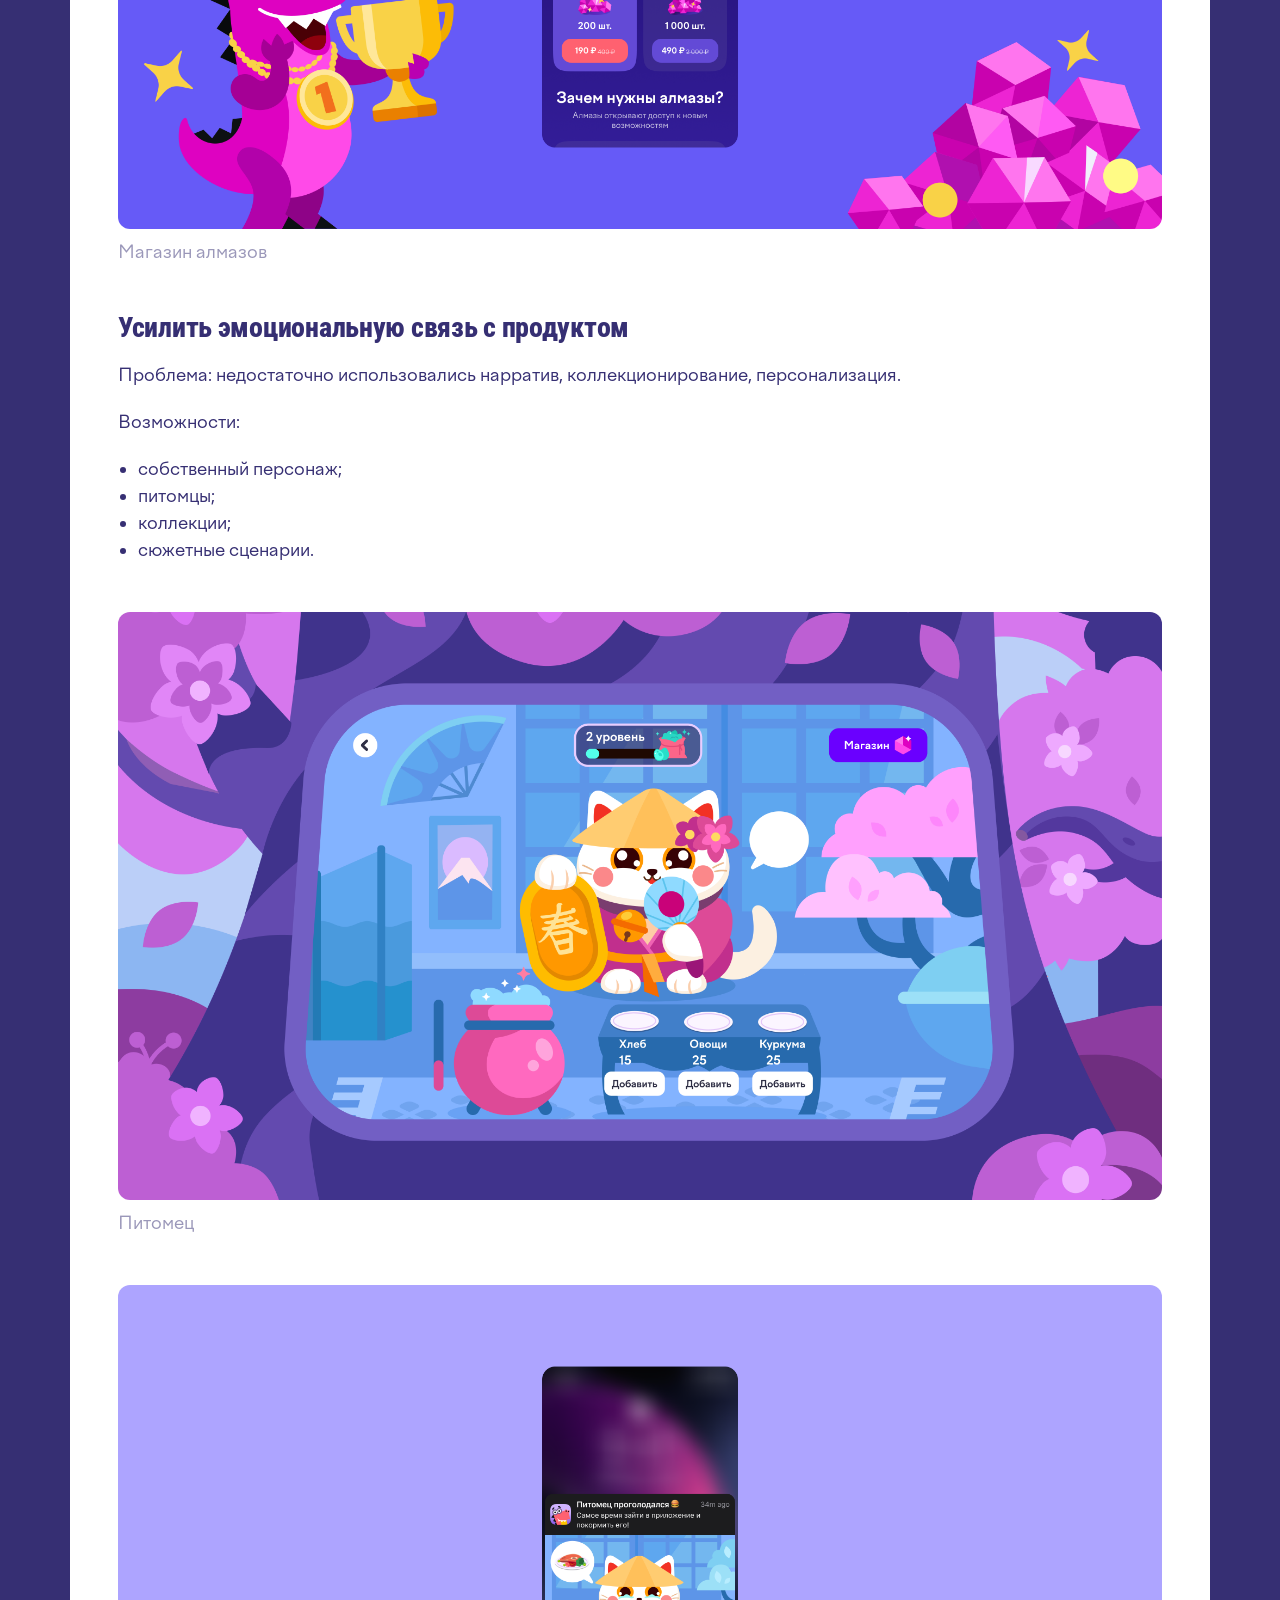
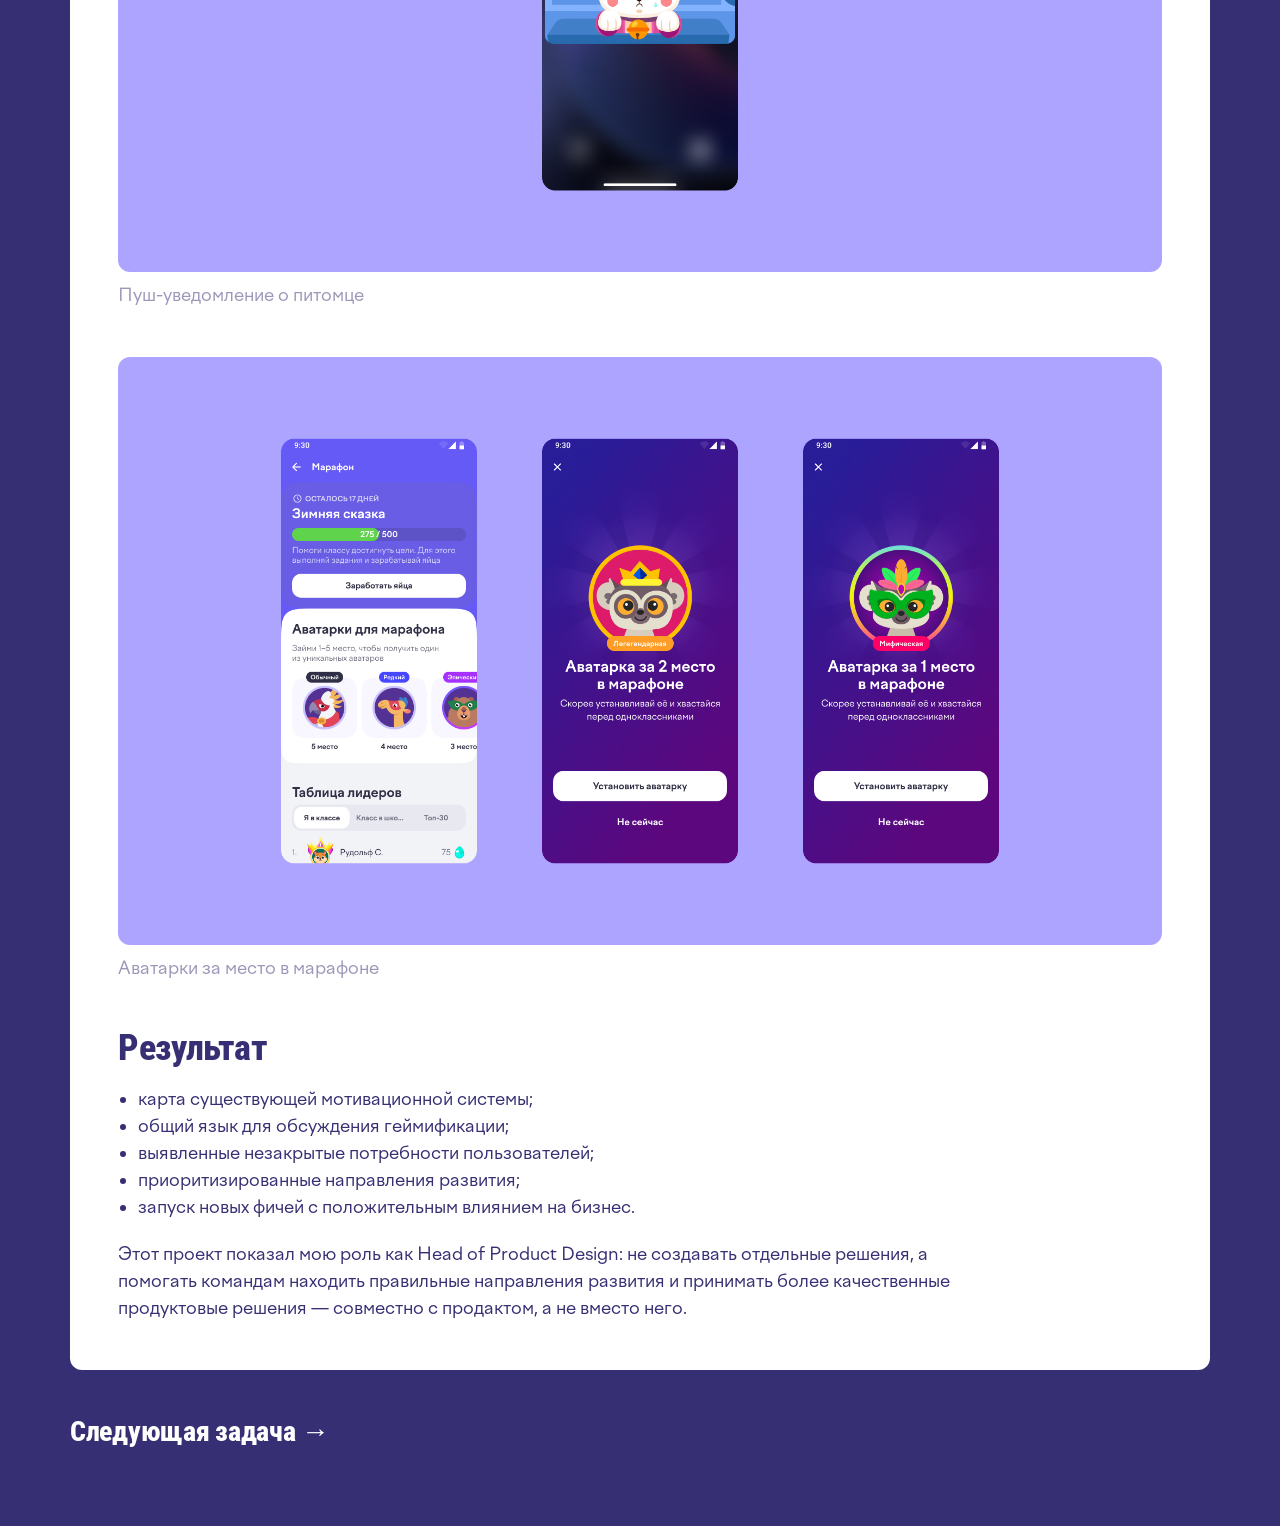
<file: tasks/motivation-system-strategy/index.html>
<!DOCTYPE html>
<html lang="ru">
<head>
  <meta charset="UTF-8" />
  <meta name="viewport" content="width=device-width, initial-scale=1.0" />
  <title>От отдельных механик к стратегии развития геймификации — Дизайн-дайджест</title>
  <link rel="preconnect" href="https://fonts.googleapis.com" />
  <link rel="preconnect" href="https://fonts.gstatic.com" crossorigin />
  <link
    href="https://fonts.googleapis.com/css2?family=Roboto+Condensed:wght@800&display=swap"
    rel="stylesheet"
  />
  <link rel="stylesheet" href="../../styles/tokens.css" />
  <link rel="stylesheet" href="../../styles/main.css" />
</head>
<body>
  <div class="page page--task">
    <div class="lang-switch text-label">
      <a class="is-active" href="index.html">RU</a>
      <a href="../../en/tasks/motivation-system-strategy/index.html">EN</a>
    </div>

    <a class="back-link text-h3" href="../../index.html">← На главную</a>

    <div class="task-card">
    <div class="task-content">
      <div class="task-title-block">
        <h1 class="task-title text-h1">От отдельных механик к стратегии развития геймификации</h1>
        <span class="tag-chip text-label">2025–2026</span>
      </div>

      <div class="task-block">
        <h2 class="task-block__label text-h2">Задача</h2>
        <p class="text-body">Когда я подключилась к развитию геймификации, в продукте уже существовало большое количество игровых механик. Каждая решала локальную задачу, но со временем стало сложно отвечать на стратегические вопросы:</p>
        <ul class="text-body">
          <li>какие потребности пользователя уже закрывает система;</li>
          <li>куда направлять дальнейшие инвестиции.</li>
        </ul>
      </div>

      <div class="task-block">
        <h2 class="task-block__label text-h2">Роль</h2>
        <p class="text-body">Инициировала discovery-процесс, который помог команде перейти от развития отдельных механик к формированию стратегии мотивационной системы:</p>
        <ul class="text-body">
          <li>сформировала подход к исследованию существующей системы;</li>
          <li>привлекла внешнюю экспертизу для создания общего языка;</li>
          <li>организовала кросс-функциональные воркшопы;</li>
          <li>синтезировала результаты в продуктовые направления;</li>
          <li>организовала приоритизацию инициатив совместно с продуктовой командой.</li>
        </ul>
      </div>

      <div class="task-block">
        <h2 class="task-block__label text-h2">Найденные точки роста</h2>

        <h3 class="text-h3">Усилить соревновательную мотивацию</h3>
        <p class="text-body">Проблема: по сути, было только одно соревнование — марафон.</p>
        <p class="text-body">Возможности:</p>
        <ul class="text-body">
          <li>рейтинги;</li>
          <li>соревнования;</li>
          <li>челленджи;</li>
          <li>игровые события.</li>
        </ul>
      </div>

      <div class="cover-block">
        <img class="cover-image" src="lottery-1.png" alt="Игровое событие «Зверомания»" />
        <p class="cover-block__caption text-body">Игровое событие «Зверомания»</p>
      </div>
      <div class="cover-block">
        <img class="cover-image" src="lottery-2.png" alt="Коллекционные карточки к событию" />
        <p class="cover-block__caption text-body">Коллекционные карточки к событию</p>
      </div>

      <div class="task-block">
        <h3 class="text-h3">Развить экономику наград и ресурсов</h3>
        <p class="text-body">Проблема: баллы марафона были на первом месте, другие ресурсы имели ограниченную ценность.</p>
        <p class="text-body">Возможности:</p>
        <ul class="text-body">
          <li>новые сценарии использования валют;</li>
          <li>игровые магазины;</li>
          <li>редкие предметы.</li>
        </ul>
      </div>

      <div class="cover-block">
        <img class="cover-image" src="diamonds-1.png" alt="Магазин алмазов" />
        <p class="cover-block__caption text-body">Магазин алмазов</p>
      </div>

      <div class="task-block">
        <h3 class="text-h3">Усилить эмоциональную связь с продуктом</h3>
        <p class="text-body">Проблема: недостаточно использовались нарратив, коллекционирование, персонализация.</p>
        <p class="text-body">Возможности:</p>
        <ul class="text-body">
          <li>собственный персонаж;</li>
          <li>питомцы;</li>
          <li>коллекции;</li>
          <li>сюжетные сценарии.</li>
        </ul>
      </div>

      <div class="cover-block">
        <img class="cover-image" src="pet-1.png" alt="Питомец" />
        <p class="cover-block__caption text-body">Питомец</p>
      </div>
      <div class="cover-block">
        <img class="cover-image" src="pet-3.png" alt="Пуш-уведомление о питомце" />
        <p class="cover-block__caption text-body">Пуш-уведомление о питомце</p>
      </div>
      <div class="cover-block">
        <img class="cover-image" src="avatars-1.png" alt="Аватарки за место в марафоне" />
        <p class="cover-block__caption text-body">Аватарки за место в марафоне</p>
      </div>

      <div class="task-block">
        <h2 class="task-block__label text-h2">Результат</h2>
        <ul class="text-body">
          <li>карта существующей мотивационной системы;</li>
          <li>общий язык для обсуждения геймификации;</li>
          <li>выявленные незакрытые потребности пользователей;</li>
          <li>приоритизированные направления развития;</li>
          <li>запуск новых фичей с положительным влиянием на бизнес.</li>
        </ul>
        <p class="text-body">Этот проект показал мою роль как Head of Product Design: не создавать отдельные решения, а помогать командам находить правильные направления развития и принимать более качественные продуктовые решения — совместно с продактом, а не вместо него.</p>
      </div>
    </div>
    </div>

    <a class="text-link text-h3" href="../mobile-app/index.html">Следующая задача →</a>
  </div>
</body>
</html>
</file>
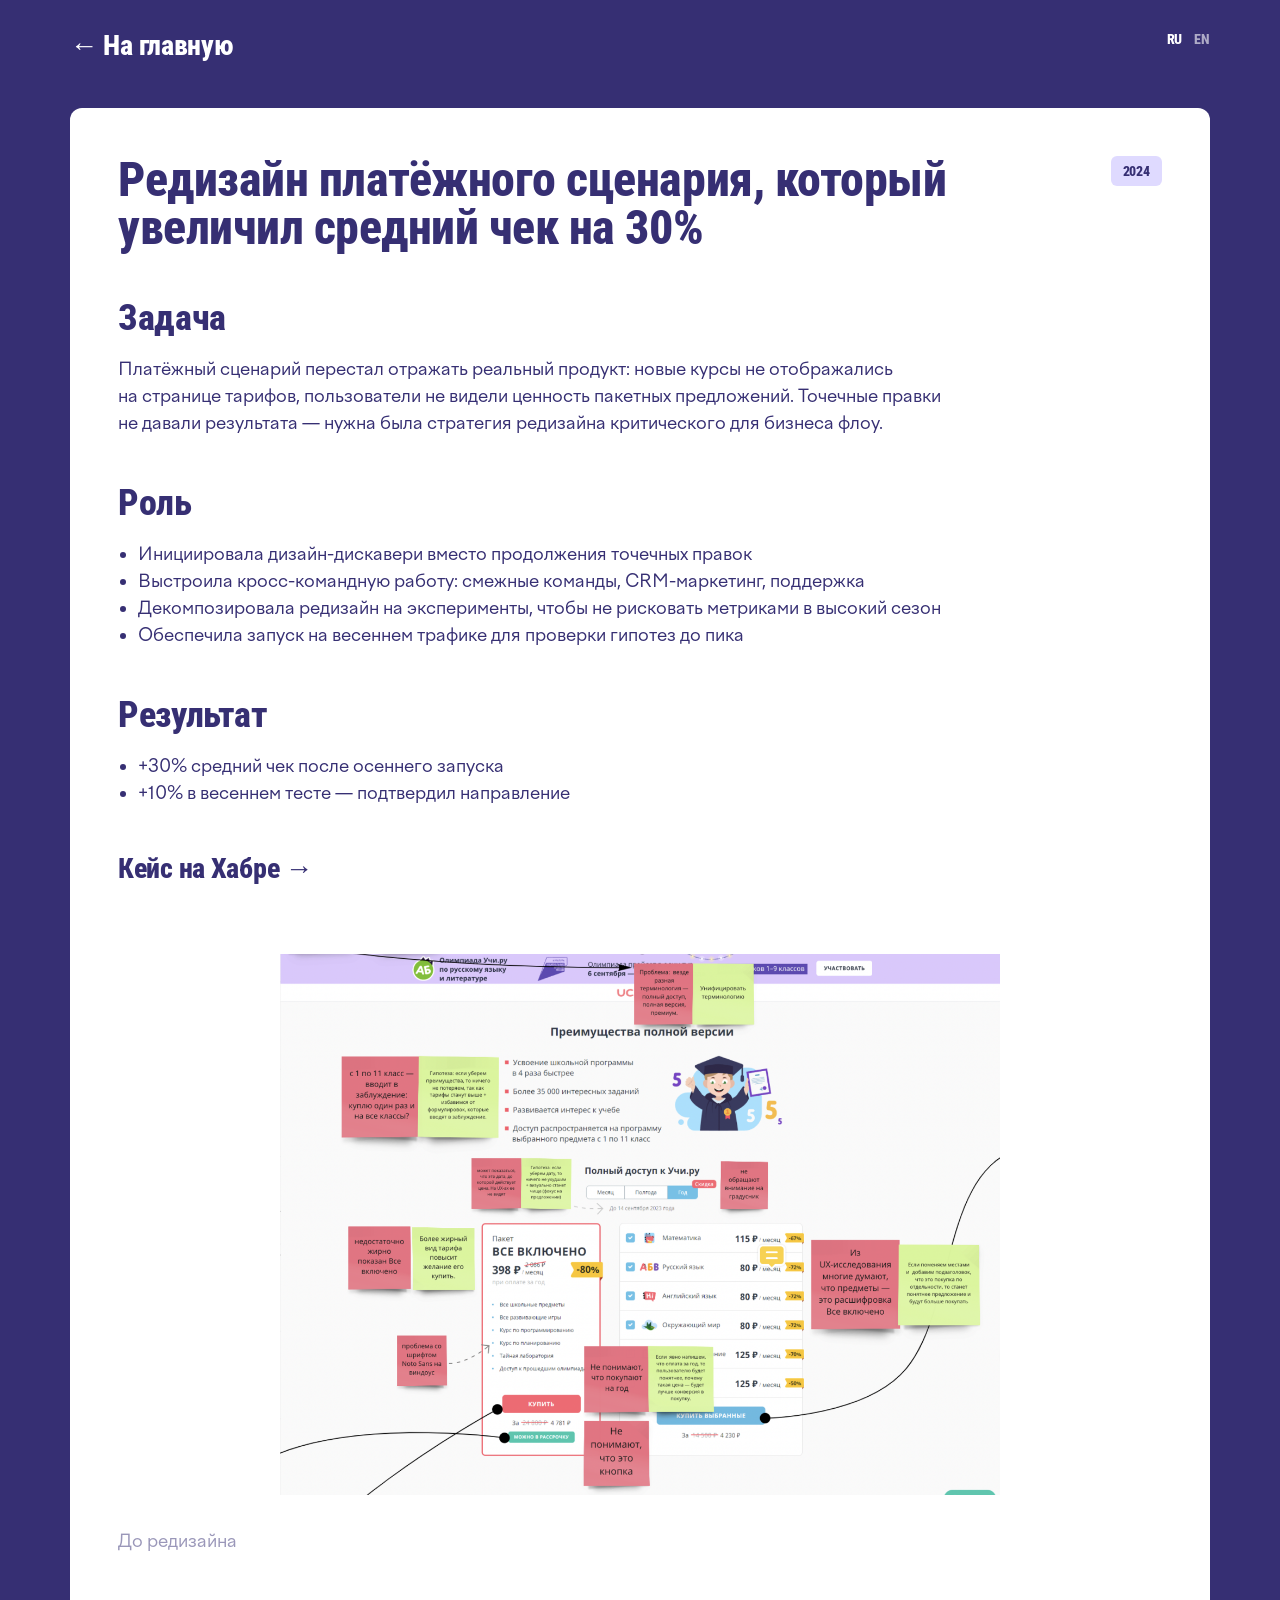
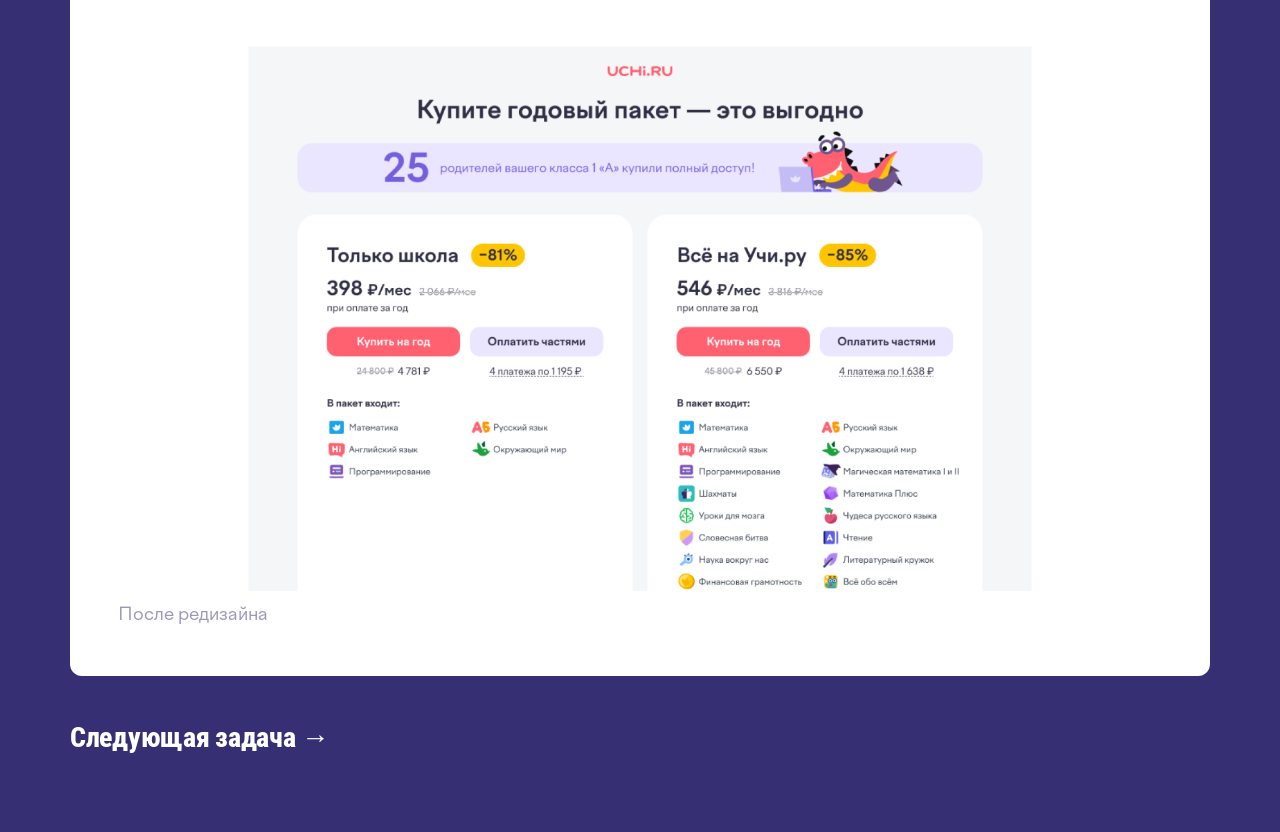
<file: tasks/tariffs/index.html>
<!DOCTYPE html>
<html lang="ru">
<head>
  <meta charset="UTF-8" />
  <meta name="viewport" content="width=device-width, initial-scale=1.0" />
  <title>Редизайн платёжного сценария, который увеличил средний чек на 30% — Дизайн-дайджест</title>
  <link rel="preconnect" href="https://fonts.googleapis.com" />
  <link rel="preconnect" href="https://fonts.gstatic.com" crossorigin />
  <link
    href="https://fonts.googleapis.com/css2?family=Roboto+Condensed:wght@800&display=swap"
    rel="stylesheet"
  />
  <link rel="stylesheet" href="../../styles/tokens.css" />
  <link rel="stylesheet" href="../../styles/main.css" />
</head>
<body>
  <div class="page page--task">
    <div class="lang-switch text-label">
      <a class="is-active" href="index.html">RU</a>
      <a href="../../en/tasks/tariffs/index.html">EN</a>
    </div>

    <a class="back-link text-h3" href="../../index.html">← На главную</a>

    <div class="task-card">
    <div class="task-content">
      <div class="task-title-block">
        <h1 class="task-title text-h1">Редизайн платёжного сценария, который увеличил средний чек на 30%</h1>
        <span class="tag-chip text-label">2024</span>
      </div>

      <div class="task-block">
        <h2 class="task-block__label text-h2">Задача</h2>
        <p class="text-body">Платёжный сценарий перестал отражать реальный продукт: новые курсы не отображались на странице тарифов, пользователи не видели ценность пакетных предложений. Точечные правки не давали результата — нужна была стратегия редизайна критического для бизнеса флоу.</p>
      </div>

      <div class="task-block">
        <h2 class="task-block__label text-h2">Роль</h2>
        <ul class="text-body">
          <li>Инициировала дизайн-дискавери вместо продолжения точечных правок</li>
          <li>Выстроила кросс-командную работу: смежные команды, CRM-маркетинг, поддержка</li>
          <li>Декомпозировала редизайн на эксперименты, чтобы не рисковать метриками в высокий сезон</li>
          <li>Обеспечила запуск на весеннем трафике для проверки гипотез до пика</li>
        </ul>
      </div>

      <div class="task-block">
        <h2 class="task-block__label text-h2">Результат</h2>
        <ul class="text-body">
          <li>+30% средний чек после осеннего запуска</li>
          <li>+10% в весеннем тесте — подтвердил направление</li>
        </ul>
      </div>
    </div>

    <a class="text-link text-h3" href="#" target="_blank" rel="noopener">Кейс на Хабре →</a>

    <div class="cover-block">
      <img class="cover-image" src="tariffs-old.png" alt="До редизайна" />
      <p class="cover-block__caption text-body">До редизайна</p>
    </div>
    <div class="cover-block">
      <img class="cover-image" src="tariffs-old-1.png" alt="После редизайна" />
      <p class="cover-block__caption text-body">После редизайна</p>
    </div>
    </div>

    <a class="text-link text-h3" href="../uchi-redesign/index.html">Следующая задача →</a>
  </div>
</body>
</html>
</file>
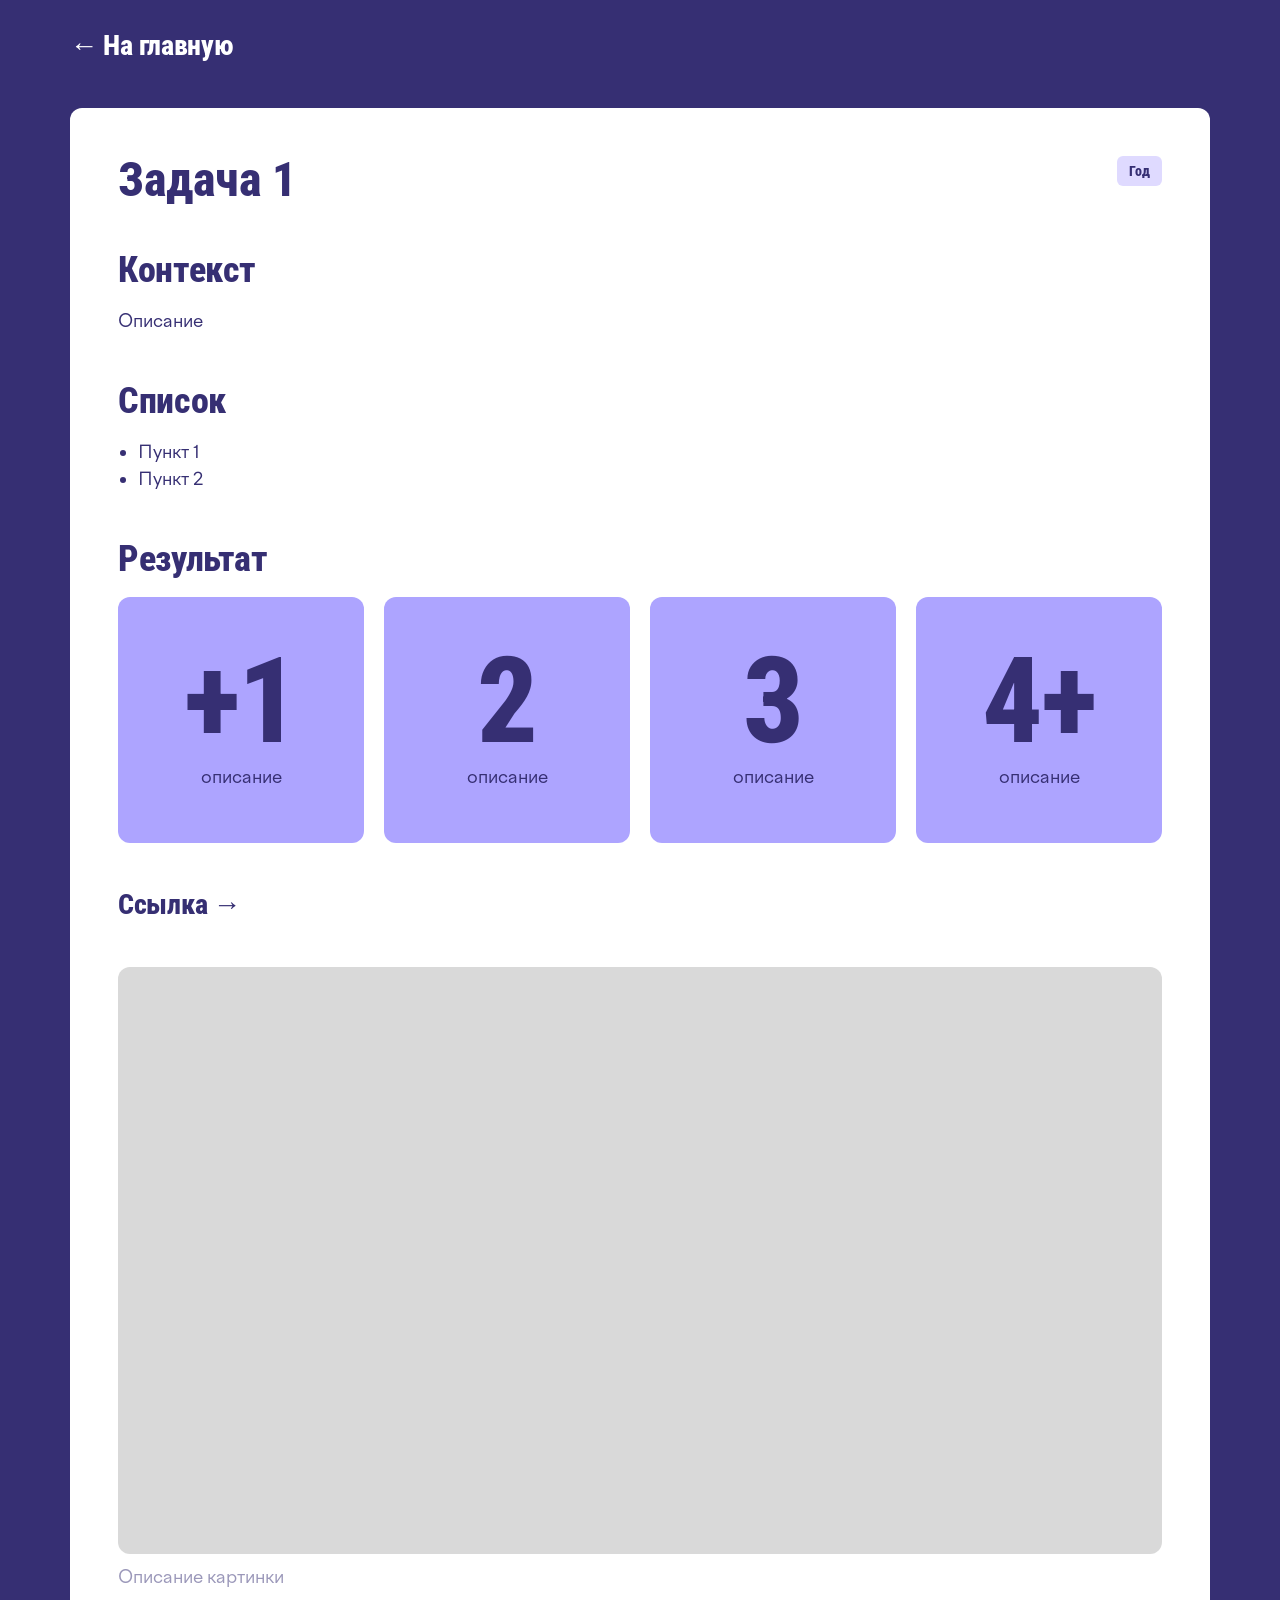
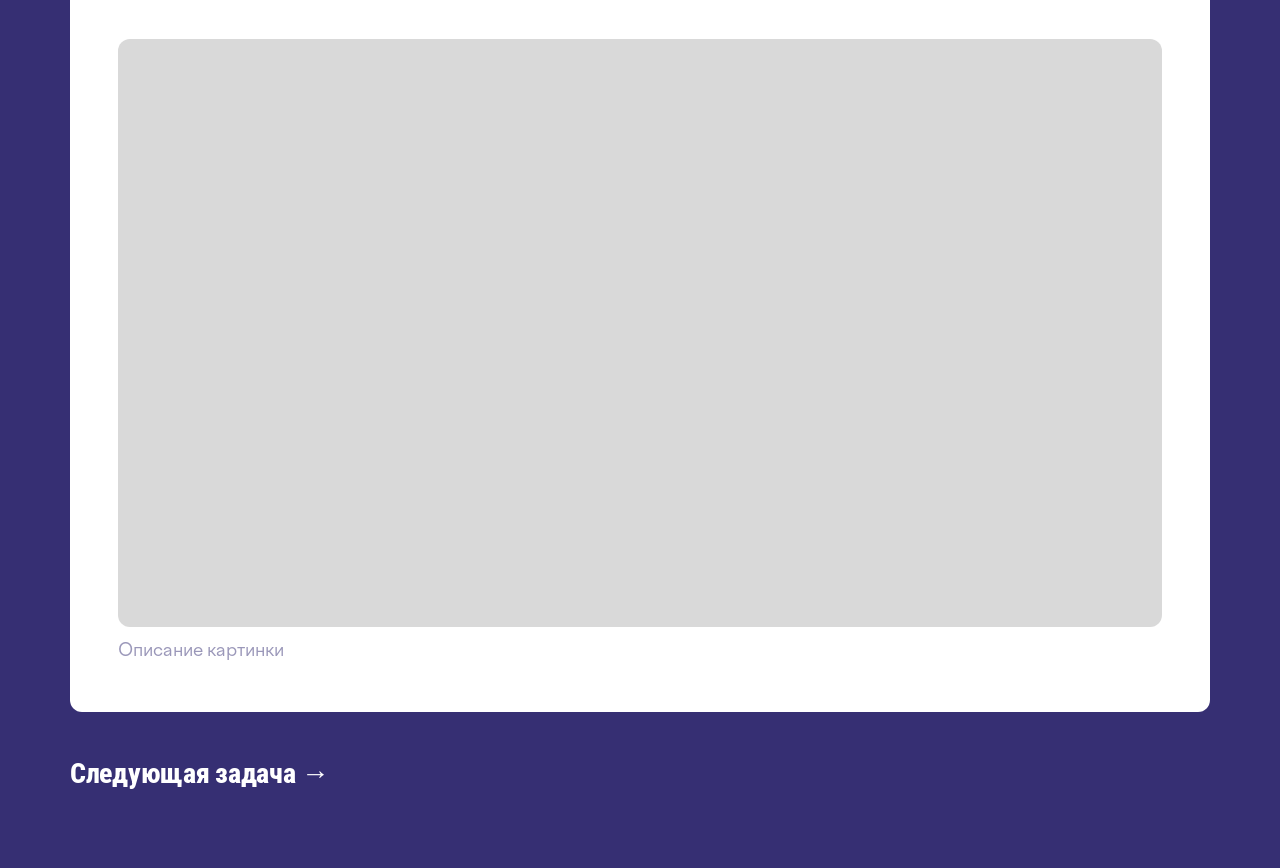
<file: tasks/template/index.html>
<!DOCTYPE html>
<html lang="ru">
<head>
  <meta charset="UTF-8" />
  <meta name="viewport" content="width=device-width, initial-scale=1.0" />
  <title>Задача 1 — Дизайн-дайджест</title>
  <link rel="preconnect" href="https://fonts.googleapis.com" />
  <link rel="preconnect" href="https://fonts.gstatic.com" crossorigin />
  <link
    href="https://fonts.googleapis.com/css2?family=Roboto+Condensed:wght@800&display=swap"
    rel="stylesheet"
  />
  <link rel="stylesheet" href="../../styles/tokens.css" />
  <link rel="stylesheet" href="../../styles/main.css" />
</head>
<body>
  <div class="page page--task">
    <a class="back-link text-h3" href="../../index.html">← На главную</a>

    <div class="task-card">
      <!-- Обложка задачи не используется в текущем дизайне. Если нужна — раскомментируйте:
      <img class="cover-image" src="cover.jpg" alt="" />
      -->

      <div class="task-content">
        <div class="task-title-block">
          <h1 class="task-title text-h1">Задача 1</h1>
          <span class="tag-chip text-label">Год</span>
        </div>

        <div class="task-block">
          <h2 class="task-block__label text-h2">Контекст</h2>
          <p class="text-body">Описание</p>
        </div>

        <div class="task-block">
          <h2 class="task-block__label text-h2">Список</h2>
          <ul class="text-body">
            <li>Пункт 1</li>
            <li>Пункт 2</li>
          </ul>
        </div>

        <div class="task-block">
          <h2 class="task-block__label text-h2">Результат</h2>
          <div class="stat-grid">
            <div class="stat-card">
              <p class="stat-card__number text-display">+1</p>
              <p class="text-body">описание</p>
            </div>
            <div class="stat-card">
              <p class="stat-card__number text-display">2</p>
              <p class="text-body">описание</p>
            </div>
            <div class="stat-card">
              <p class="stat-card__number text-display">3</p>
              <p class="text-body">описание</p>
            </div>
            <div class="stat-card">
              <p class="stat-card__number text-display">4+</p>
              <p class="text-body">описание</p>
            </div>
          </div>
        </div>
      </div>

      <a class="text-link text-h3" href="#" target="_blank" rel="noopener">Ссылка →</a>

      <div class="cover-block">
        <img class="cover-image" src="gallery-1.jpg" alt="" />
        <p class="cover-block__caption text-body">Описание картинки</p>
      </div>
      <div class="cover-block">
        <img class="cover-image" src="gallery-2.jpg" alt="" />
        <p class="cover-block__caption text-body">Описание картинки</p>
      </div>
    </div>

    <a class="text-link text-h3" href="../template/index.html">Следующая задача →</a>
  </div>
</body>
</html>
</file>
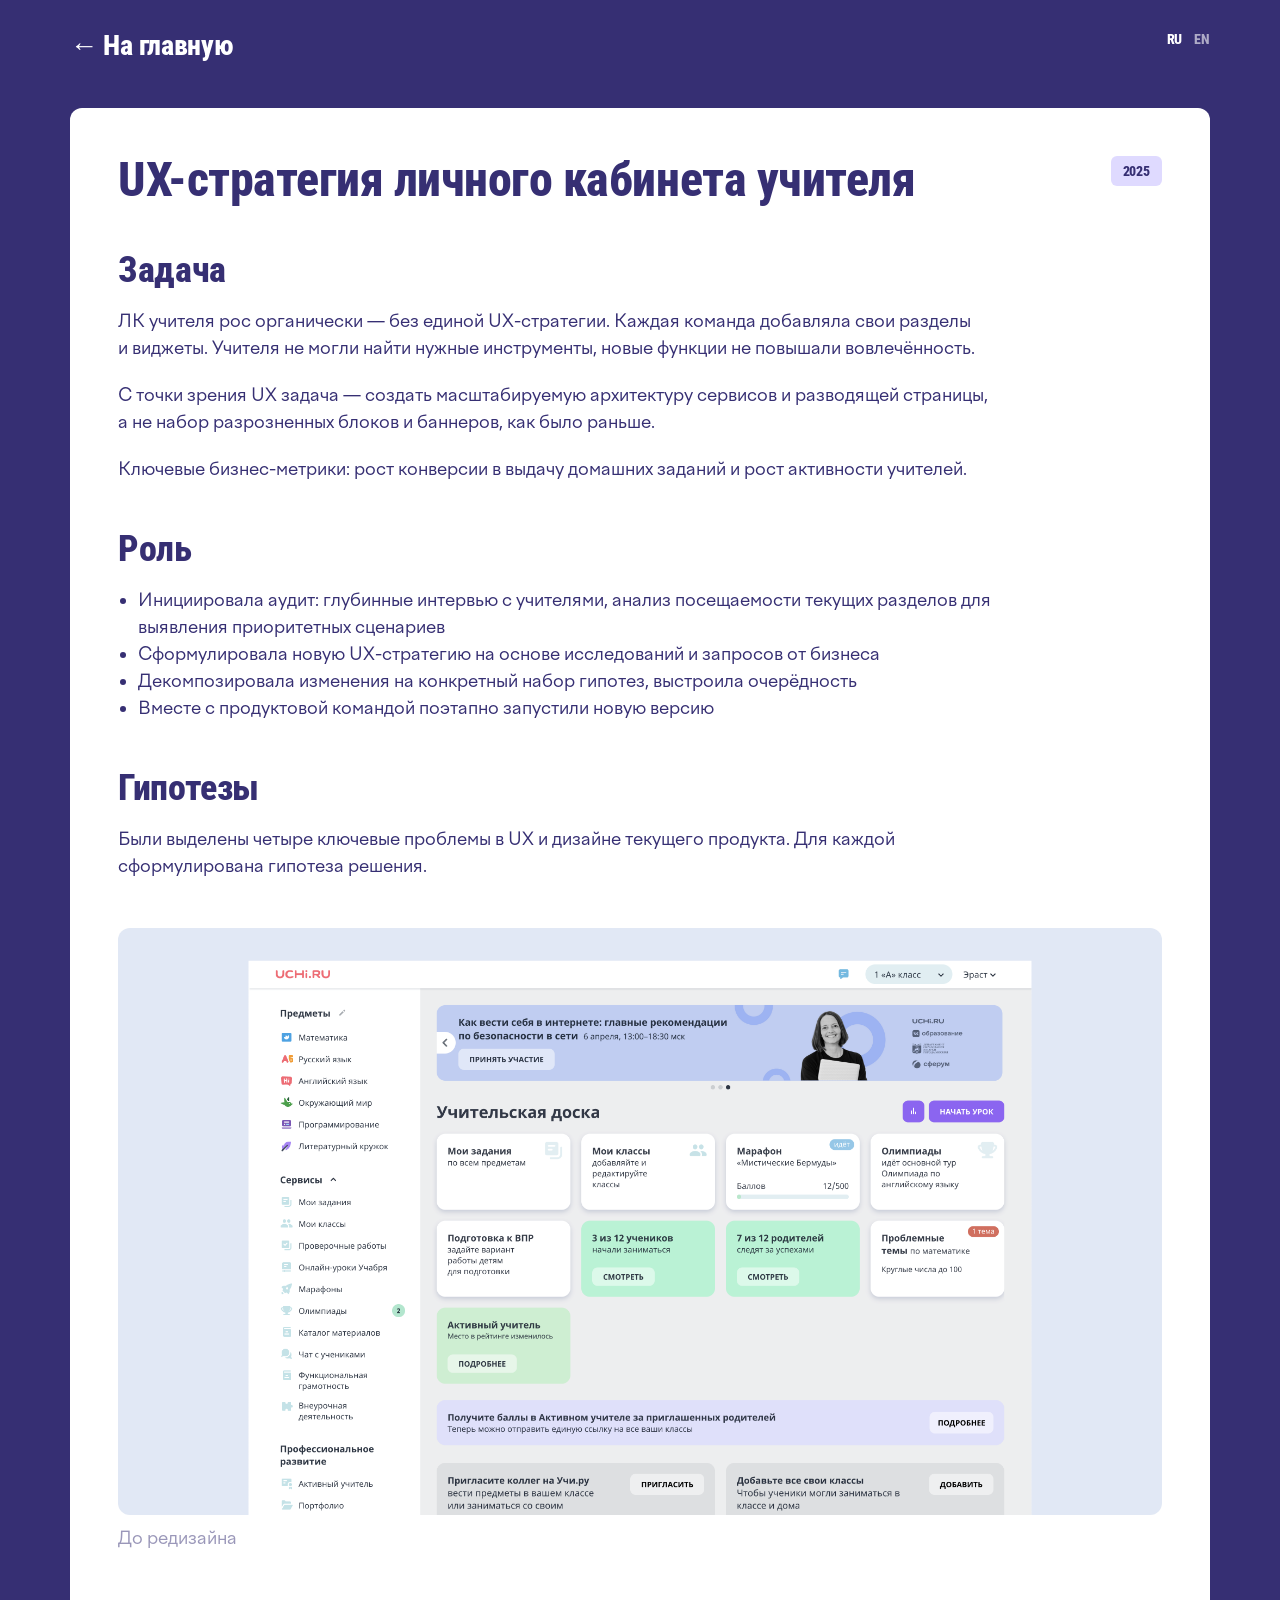
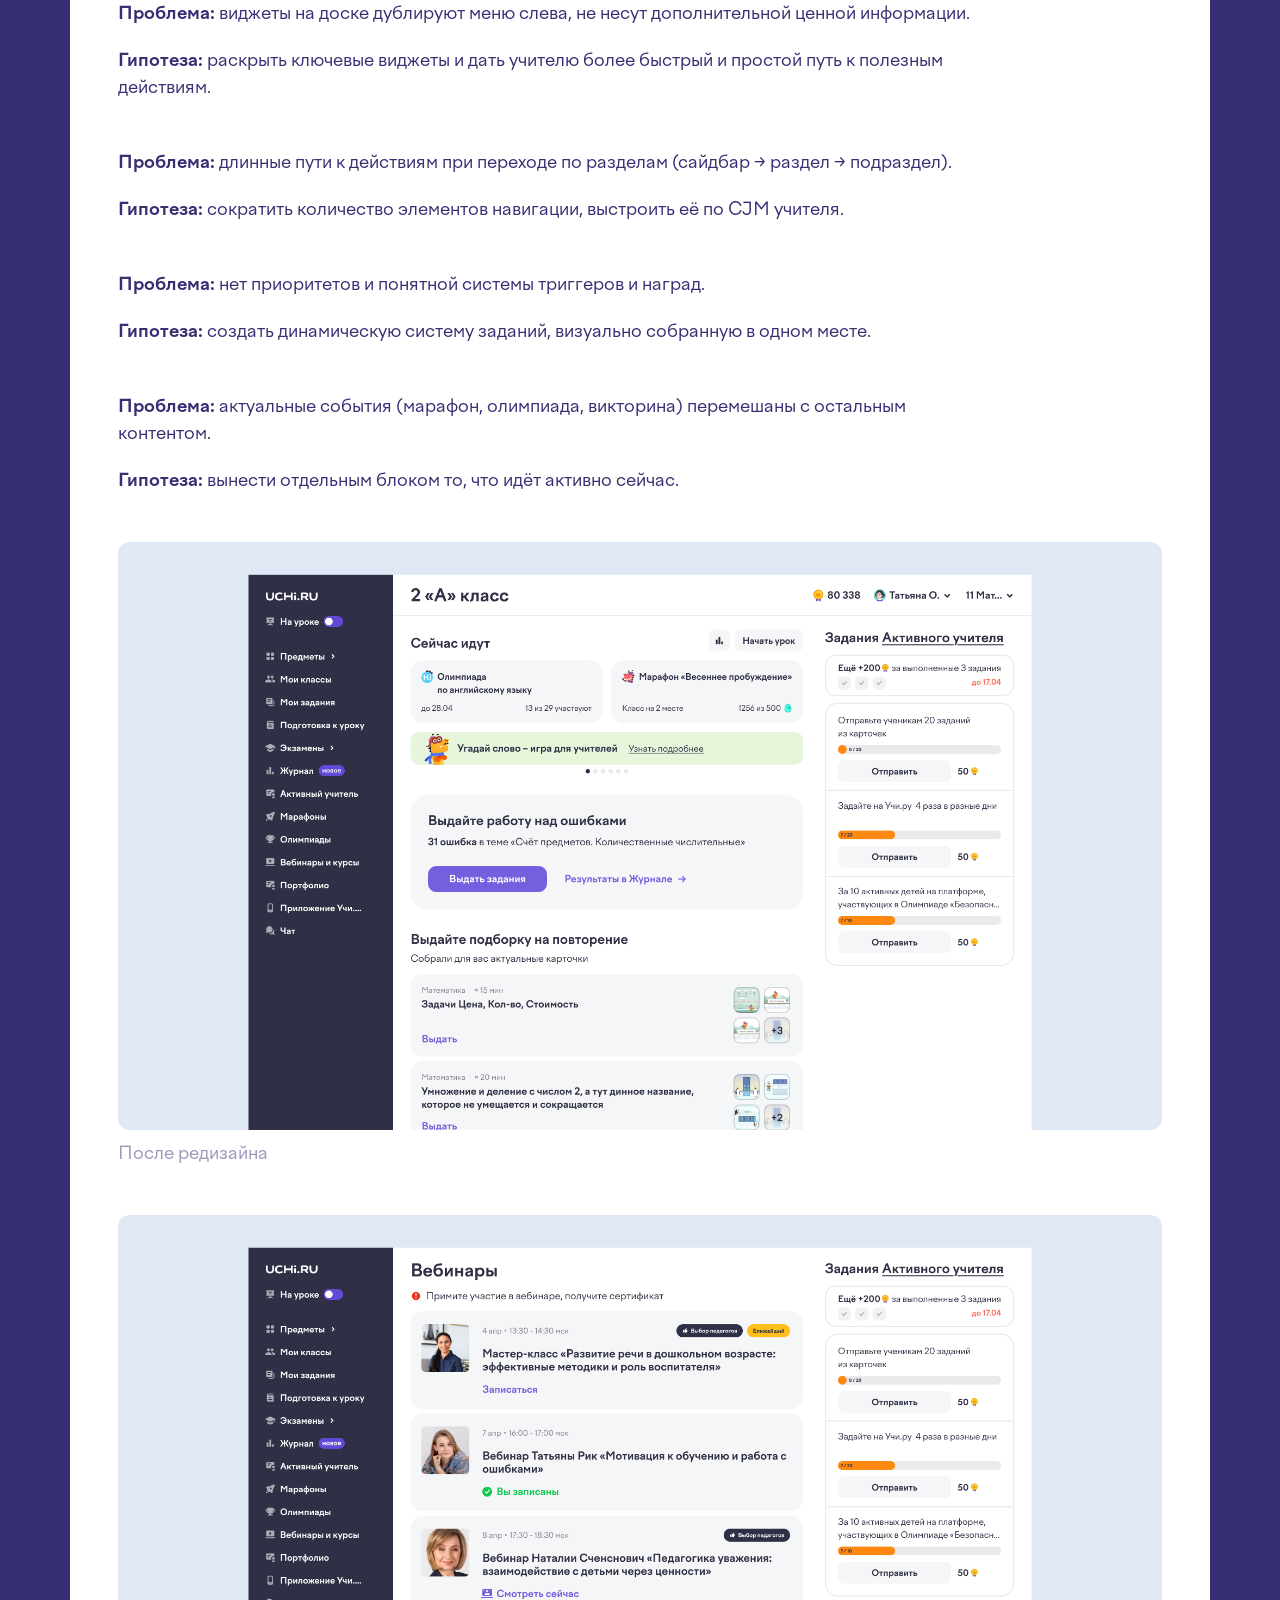
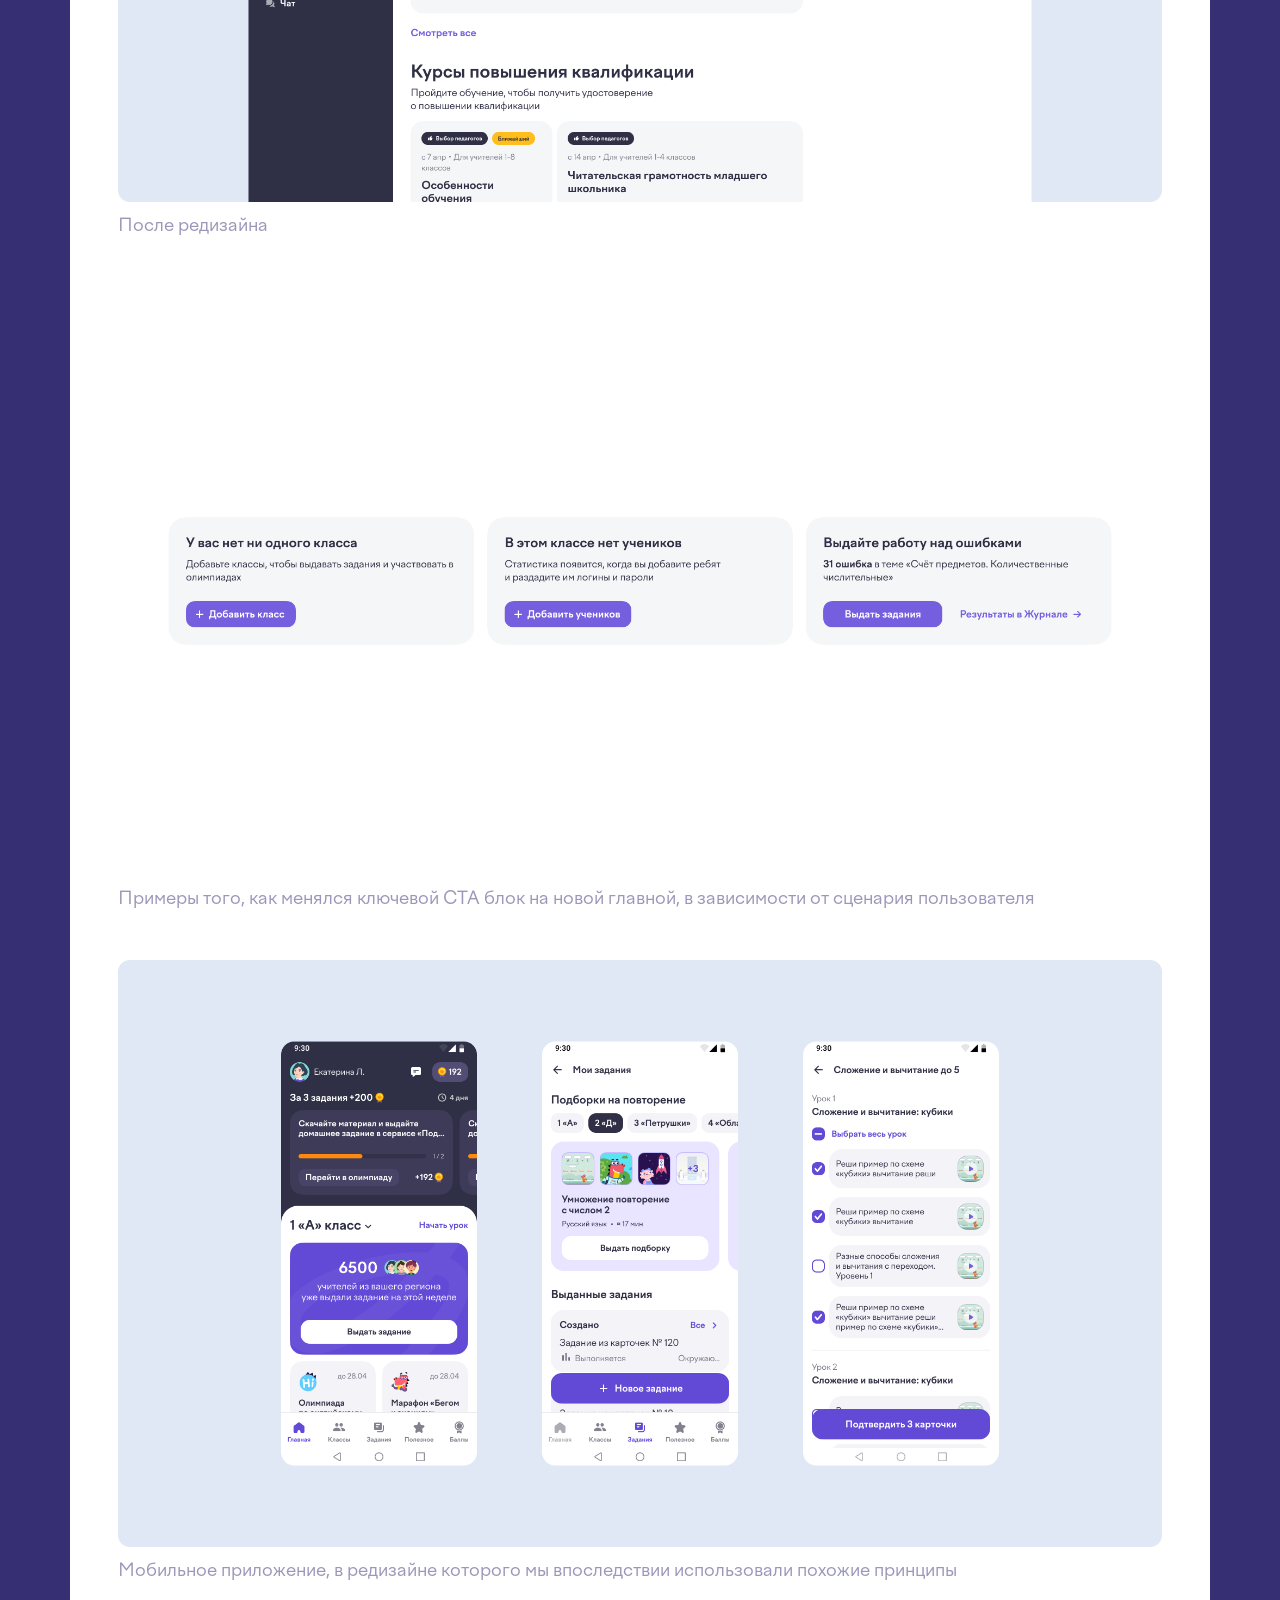
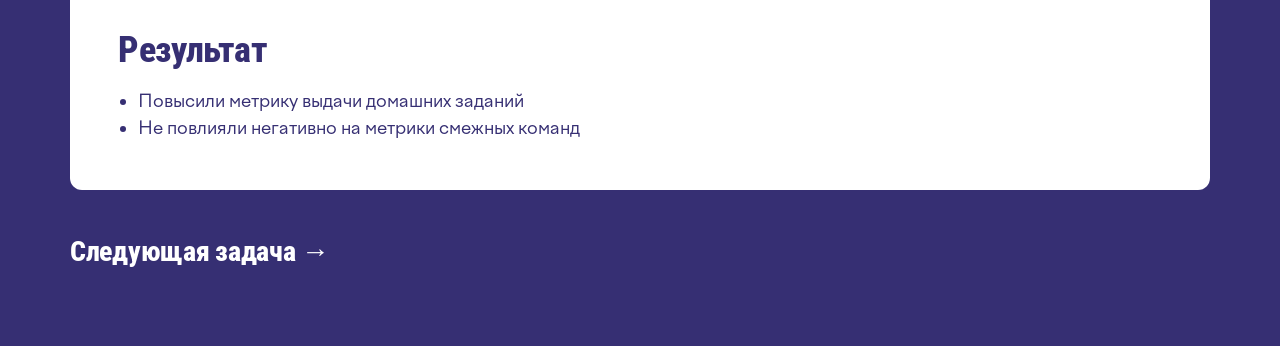
<file: tasks/uchi-redesign/index.html>
<!DOCTYPE html>
<html lang="ru">
<head>
  <meta charset="UTF-8" />
  <meta name="viewport" content="width=device-width, initial-scale=1.0" />
  <title>UX-стратегия личного кабинета учителя — Дизайн-дайджест</title>
  <link rel="preconnect" href="https://fonts.googleapis.com" />
  <link rel="preconnect" href="https://fonts.gstatic.com" crossorigin />
  <link
    href="https://fonts.googleapis.com/css2?family=Roboto+Condensed:wght@800&display=swap"
    rel="stylesheet"
  />
  <link rel="stylesheet" href="../../styles/tokens.css" />
  <link rel="stylesheet" href="../../styles/main.css" />
</head>
<body>
  <div class="page page--task">
    <div class="lang-switch text-label">
      <a class="is-active" href="index.html">RU</a>
      <a href="../../en/tasks/uchi-redesign/index.html">EN</a>
    </div>

    <a class="back-link text-h3" href="../../index.html">← На главную</a>

    <div class="task-card">
    <div class="task-content">
      <div class="task-title-block">
        <h1 class="task-title text-h1">UX-стратегия личного кабинета учителя</h1>
        <span class="tag-chip text-label">2025</span>
      </div>

      <div class="task-block">
        <h2 class="task-block__label text-h2">Задача</h2>
        <p class="text-body">ЛК учителя рос органически — без единой UX-стратегии. Каждая команда добавляла свои разделы и виджеты. Учителя не могли найти нужные инструменты, новые функции не повышали вовлечённость.</p>
        <p class="text-body">С точки зрения UX задача — создать масштабируемую архитектуру сервисов и разводящей страницы, а не набор разрозненных блоков и баннеров, как было раньше.</p>
        <p class="text-body">Ключевые бизнес-метрики: рост конверсии в выдачу домашних заданий и рост активности учителей.</p>
      </div>

      <div class="task-block">
        <h2 class="task-block__label text-h2">Роль</h2>
        <ul class="text-body">
          <li>Инициировала аудит: глубинные интервью с учителями, анализ посещаемости текущих разделов для выявления приоритетных сценариев</li>
          <li>Сформулировала новую UX-стратегию на основе исследований и запросов от бизнеса</li>
          <li>Декомпозировала изменения на конкретный набор гипотез, выстроила очерёдность</li>
          <li>Вместе с продуктовой командой поэтапно запустили новую версию</li>
        </ul>
      </div>

      <div class="task-block">
        <h2 class="task-block__label text-h2">Гипотезы</h2>
        <p class="text-body">Были выделены четыре ключевые проблемы в UX и дизайне текущего продукта. Для каждой сформулирована гипотеза решения.</p>
      </div>

      <div class="cover-block">
        <img class="cover-image" src="gallery-1.png" alt="Главная страница до редизайна" />
        <p class="cover-block__caption text-body">До редизайна</p>
      </div>

      <div class="task-block">
        <p class="text-body"><strong>Проблема:</strong> виджеты на доске дублируют меню слева, не несут дополнительной ценной информации.</p>
        <p class="text-body"><strong>Гипотеза:</strong> раскрыть ключевые виджеты и дать учителю более быстрый и простой путь к полезным действиям.</p>
      </div>

      <div class="task-block">
        <p class="text-body"><strong>Проблема:</strong> длинные пути к действиям при переходе по разделам (сайдбар → раздел → подраздел).</p>
        <p class="text-body"><strong>Гипотеза:</strong> сократить количество элементов навигации, выстроить её по CJM учителя.</p>
      </div>

      <div class="task-block">
        <p class="text-body"><strong>Проблема:</strong> нет приоритетов и понятной системы триггеров и наград.</p>
        <p class="text-body"><strong>Гипотеза:</strong> создать динамическую систему заданий, визуально собранную в одном месте.</p>
      </div>

      <div class="task-block">
        <p class="text-body"><strong>Проблема:</strong> актуальные события (марафон, олимпиада, викторина) перемешаны с остальным контентом.</p>
        <p class="text-body"><strong>Гипотеза:</strong> вынести отдельным блоком то, что идёт активно сейчас.</p>
      </div>
    </div>

    <div class="cover-block">
      <img class="cover-image" src="gallery-2.png" alt="После редизайна" />
      <p class="cover-block__caption text-body">После редизайна</p>
    </div>
    <div class="cover-block">
      <img class="cover-image" src="gallery-3.png" alt="После редизайна" />
      <p class="cover-block__caption text-body">После редизайна</p>
    </div>
    <div class="cover-block">
      <img class="cover-image" src="gallery-4.png" alt="Примеры того, как менялся ключевой CTA блок на новой главной, в зависимости от сценария пользователя" />
      <p class="cover-block__caption text-body">Примеры того, как менялся ключевой CTA блок на новой главной, в зависимости от сценария пользователя</p>
    </div>
    <div class="cover-block">
      <img class="cover-image" src="gallery-5.png" alt="Мобильное приложение, в редизайне которого мы впоследствии использовали похожие принципы" />
      <p class="cover-block__caption text-body">Мобильное приложение, в редизайне которого мы впоследствии использовали похожие принципы</p>
    </div>

    <div class="task-content">
      <div class="task-block">
        <h2 class="task-block__label text-h2">Результат</h2>
        <ul class="text-body">
          <li>Повысили метрику выдачи домашних заданий</li>
          <li>Не повлияли негативно на метрики смежных команд</li>
        </ul>
      </div>
    </div>
    </div>

    <a class="text-link text-h3" href="../motivation-system-strategy/index.html">Следующая задача →</a>
  </div>
</body>
</html>
</file>
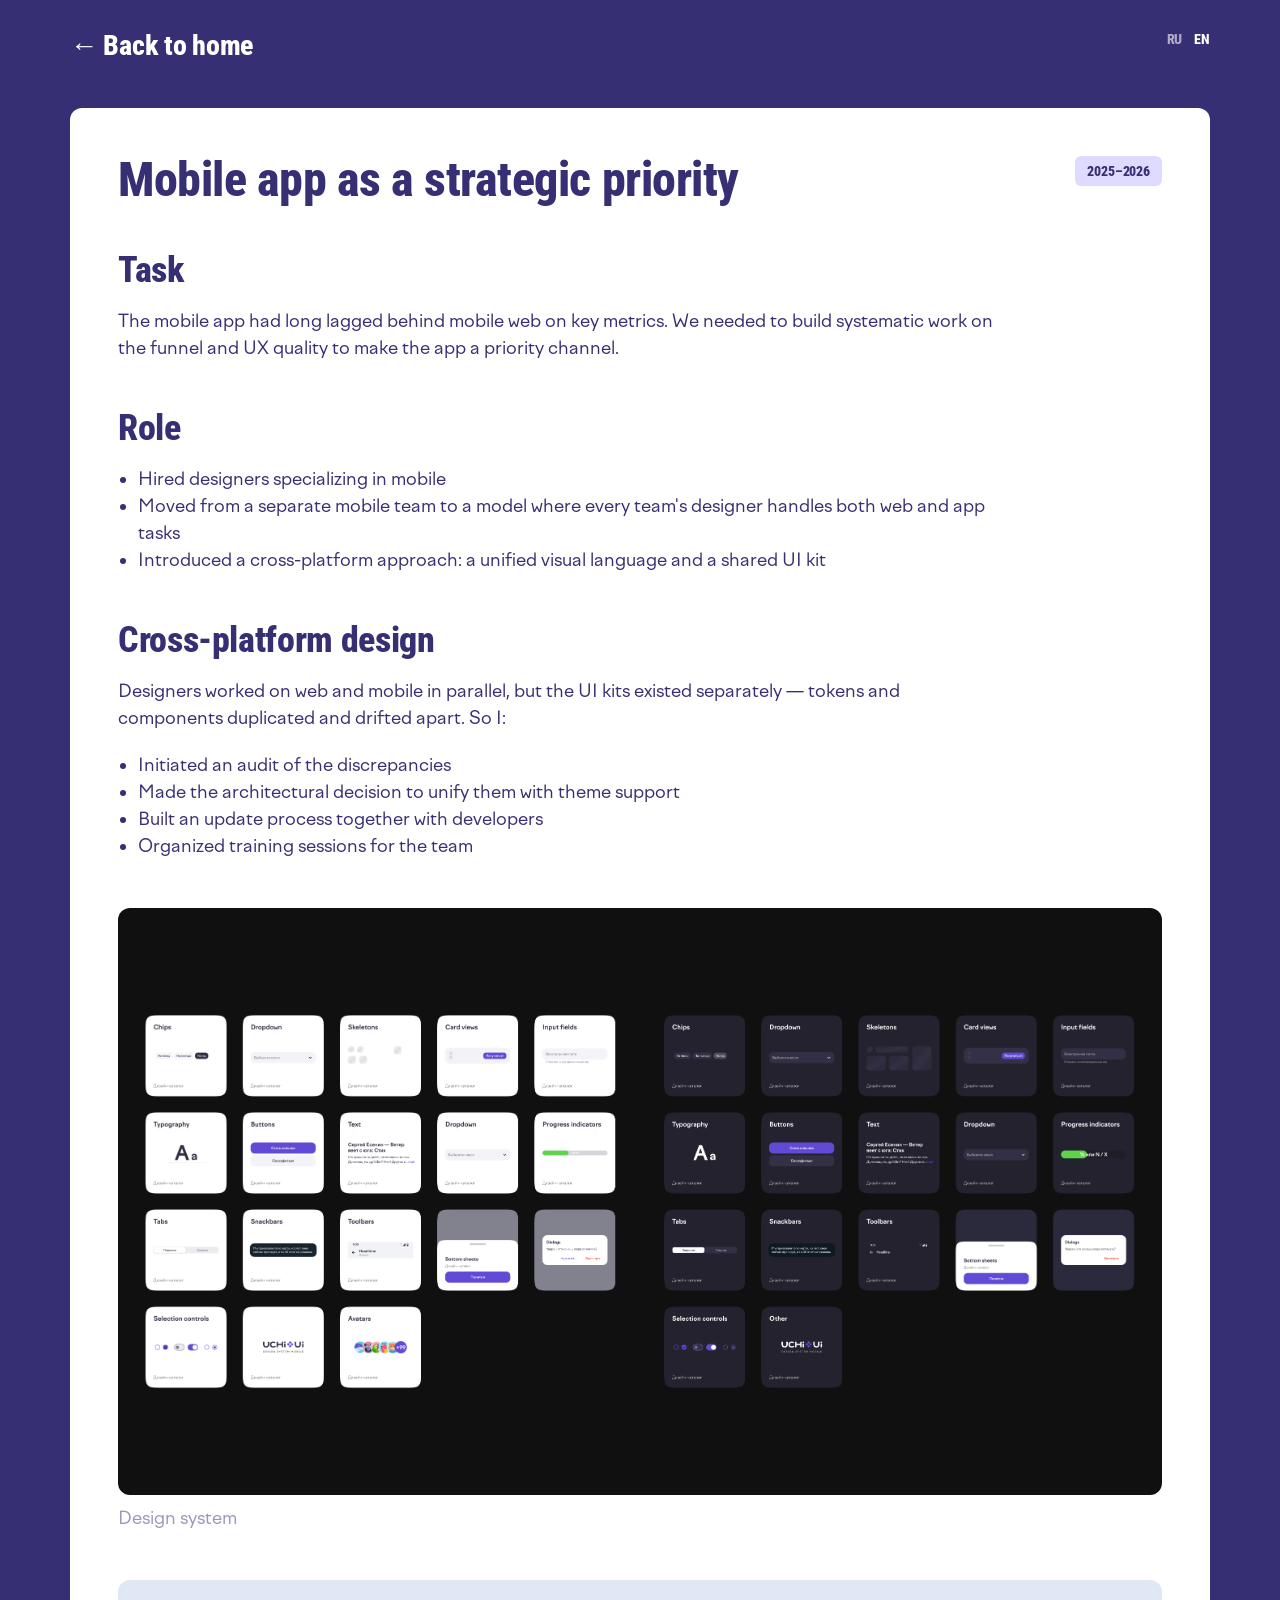
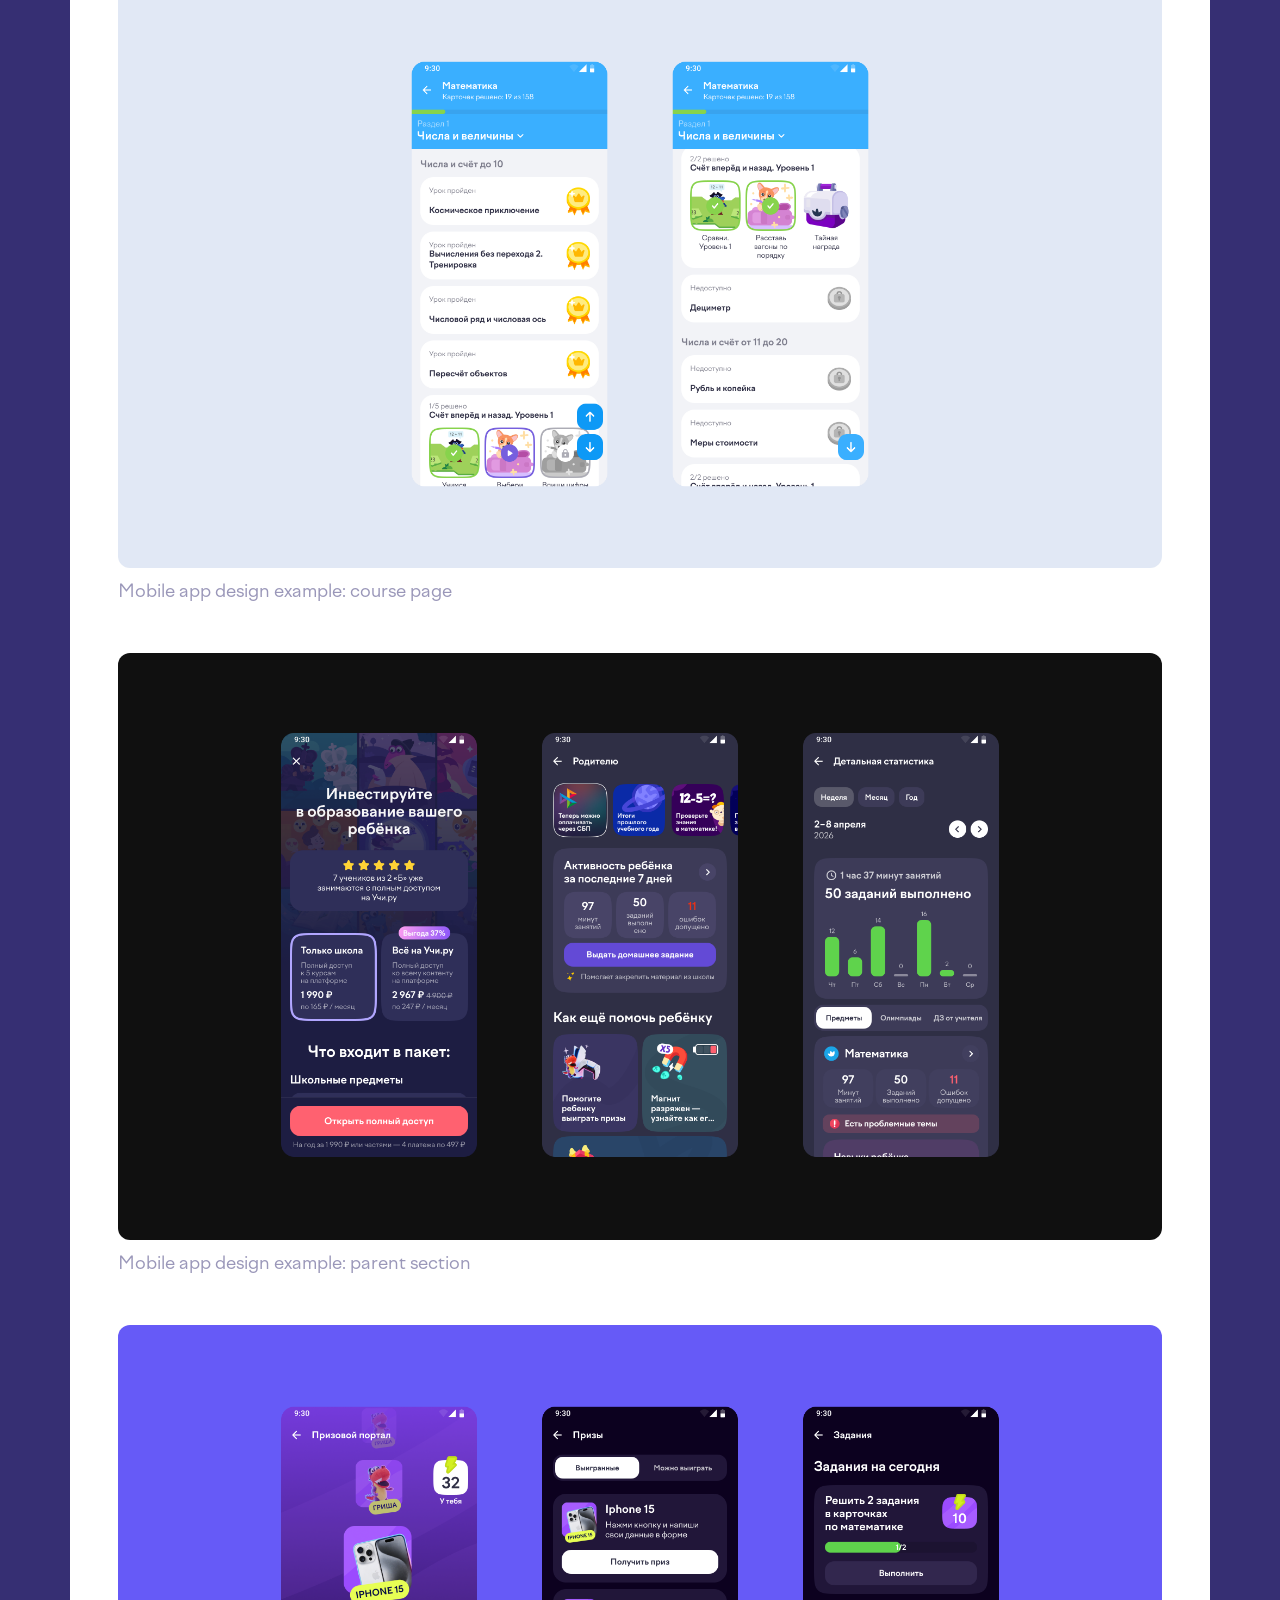
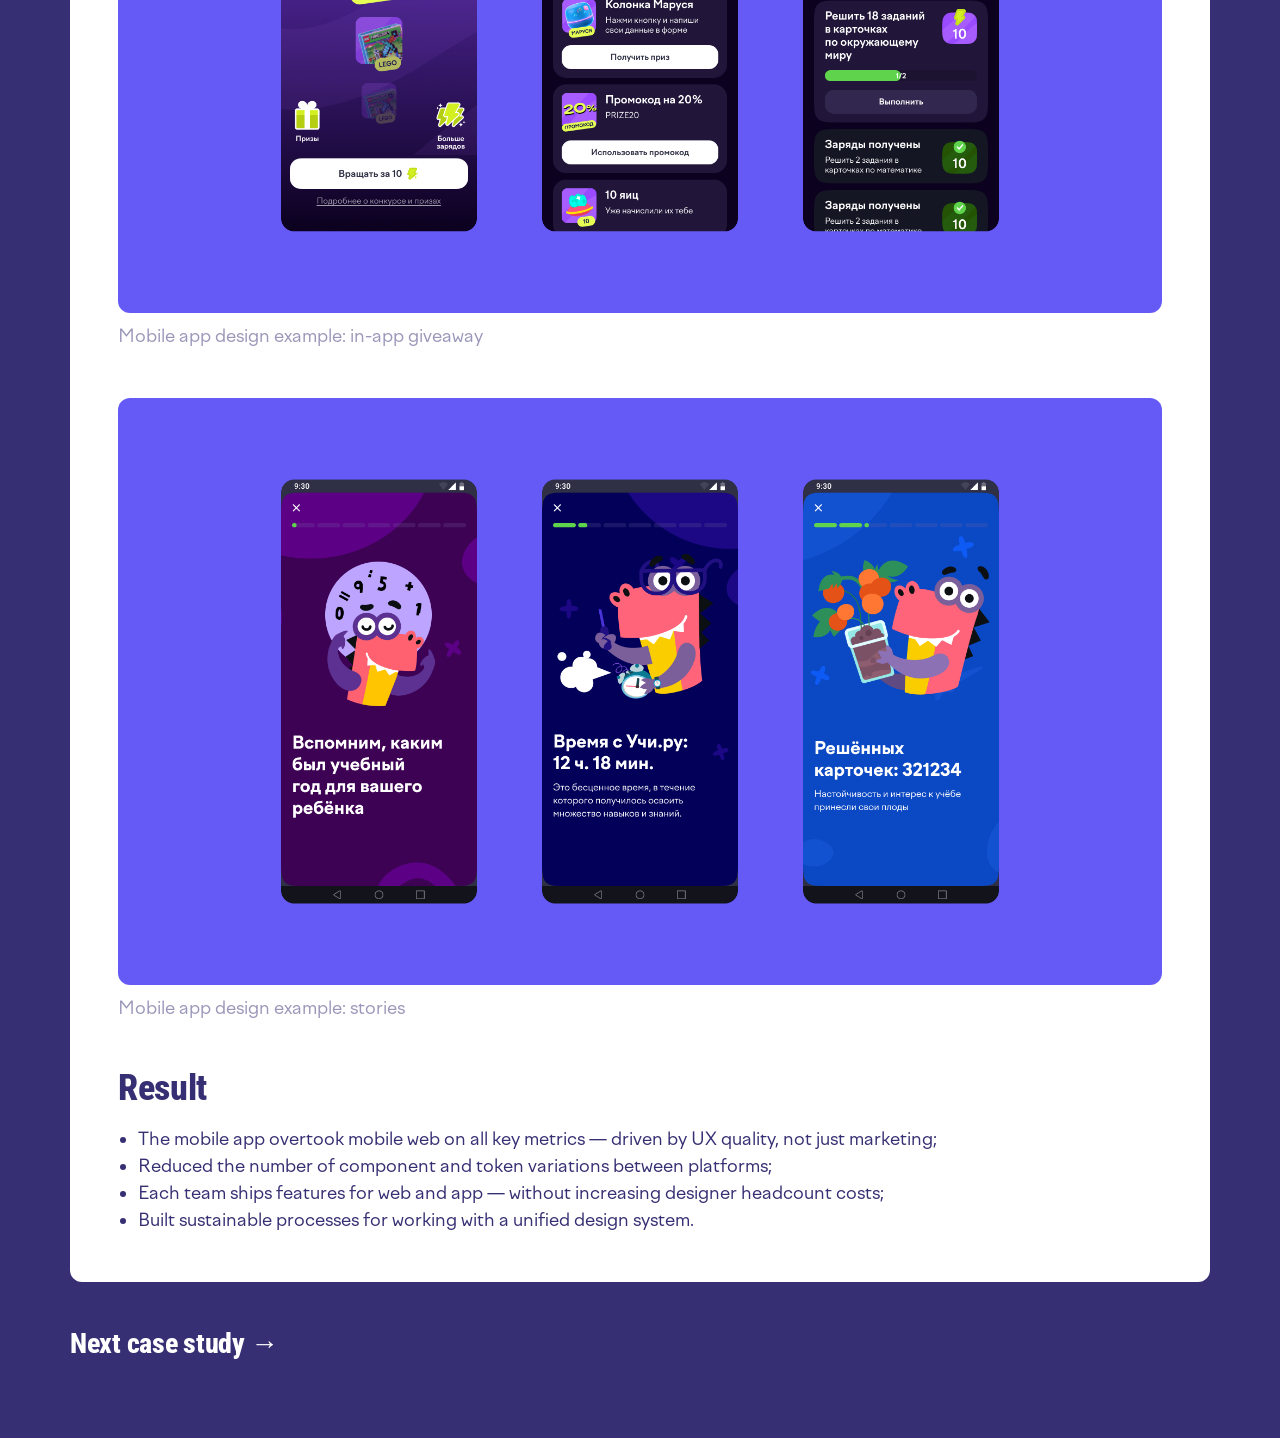
<file: en/tasks/mobile-app/index.html>
<!DOCTYPE html>
<html lang="en">
<head>
  <meta charset="UTF-8" />
  <meta name="viewport" content="width=device-width, initial-scale=1.0" />
  <title>Mobile app as a strategic priority — Design Digest</title>
  <link rel="preconnect" href="https://fonts.googleapis.com" />
  <link rel="preconnect" href="https://fonts.gstatic.com" crossorigin />
  <link
    href="https://fonts.googleapis.com/css2?family=Roboto+Condensed:wght@800&display=swap"
    rel="stylesheet"
  />
  <link rel="stylesheet" href="../../../styles/tokens.css" />
  <link rel="stylesheet" href="../../../styles/main.css" />
</head>
<body>
  <div class="page page--task">
    <div class="lang-switch text-label">
      <a href="../../../tasks/mobile-app/index.html">RU</a>
      <a class="is-active" href="index.html">EN</a>
    </div>

    <a class="back-link text-h3" href="../../index.html">← Back to home</a>

    <div class="task-card">
    <div class="task-content">
      <div class="task-title-block">
        <h1 class="task-title text-h1">Mobile app as a strategic priority</h1>
        <span class="tag-chip text-label">2025–2026</span>
      </div>

      <div class="task-block">
        <h2 class="task-block__label text-h2">Task</h2>
        <p class="text-body">The mobile app had long lagged behind mobile web on key metrics. We needed to build systematic work on the funnel and UX quality to make the app a priority channel.</p>
      </div>

      <div class="task-block">
        <h2 class="task-block__label text-h2">Role</h2>
        <ul class="text-body">
          <li>Hired designers specializing in mobile</li>
          <li>Moved from a separate mobile team to a model where every team's designer handles both web and app tasks</li>
          <li>Introduced a cross-platform approach: a unified visual language and a shared UI kit</li>
        </ul>
      </div>

      <div class="task-block">
        <h2 class="task-block__label text-h2">Cross-platform design</h2>
        <p class="text-body">Designers worked on web and mobile in parallel, but the UI kits existed separately — tokens and components duplicated and drifted apart. So I:</p>
        <ul class="text-body">
          <li>Initiated an audit of the discrepancies</li>
          <li>Made the architectural decision to unify them with theme support</li>
          <li>Built an update process together with developers</li>
          <li>Organized training sessions for the team</li>
        </ul>
      </div>
    </div>

    <div class="cover-block">
      <img class="cover-image" src="../../../tasks/mobile-app/app-01.png" alt="Design system" />
      <p class="cover-block__caption text-body">Design system</p>
    </div>
    <div class="cover-block">
      <img class="cover-image" src="../../../tasks/mobile-app/app-02.png" alt="Mobile app design example: course page" />
      <p class="cover-block__caption text-body">Mobile app design example: course page</p>
    </div>
    <div class="cover-block">
      <img class="cover-image" src="../../../tasks/mobile-app/app-03.png" alt="Mobile app design example: parent section" />
      <p class="cover-block__caption text-body">Mobile app design example: parent section</p>
    </div>
    <div class="cover-block">
      <img class="cover-image" src="../../../tasks/mobile-app/app-04.png" alt="Mobile app design example: in-app giveaway" />
      <p class="cover-block__caption text-body">Mobile app design example: in-app giveaway</p>
    </div>
    <div class="cover-block">
      <img class="cover-image" src="../../../tasks/mobile-app/app-05.png" alt="Mobile app design example: stories" />
      <p class="cover-block__caption text-body">Mobile app design example: stories</p>
    </div>

    <div class="task-content">
      <div class="task-block">
        <h2 class="task-block__label text-h2">Result</h2>
        <ul class="text-body">
          <li>The mobile app overtook mobile web on all key metrics — driven by UX quality, not just marketing;</li>
          <li>Reduced the number of component and token variations between platforms;</li>
          <li>Each team ships features for web and app — without increasing designer headcount costs;</li>
          <li>Built sustainable processes for working with a unified design system.</li>
        </ul>
      </div>
    </div>
    </div>

    <a class="text-link text-h3" href="../tariffs/index.html">Next case study →</a>
  </div>
</body>
</html>
</file>
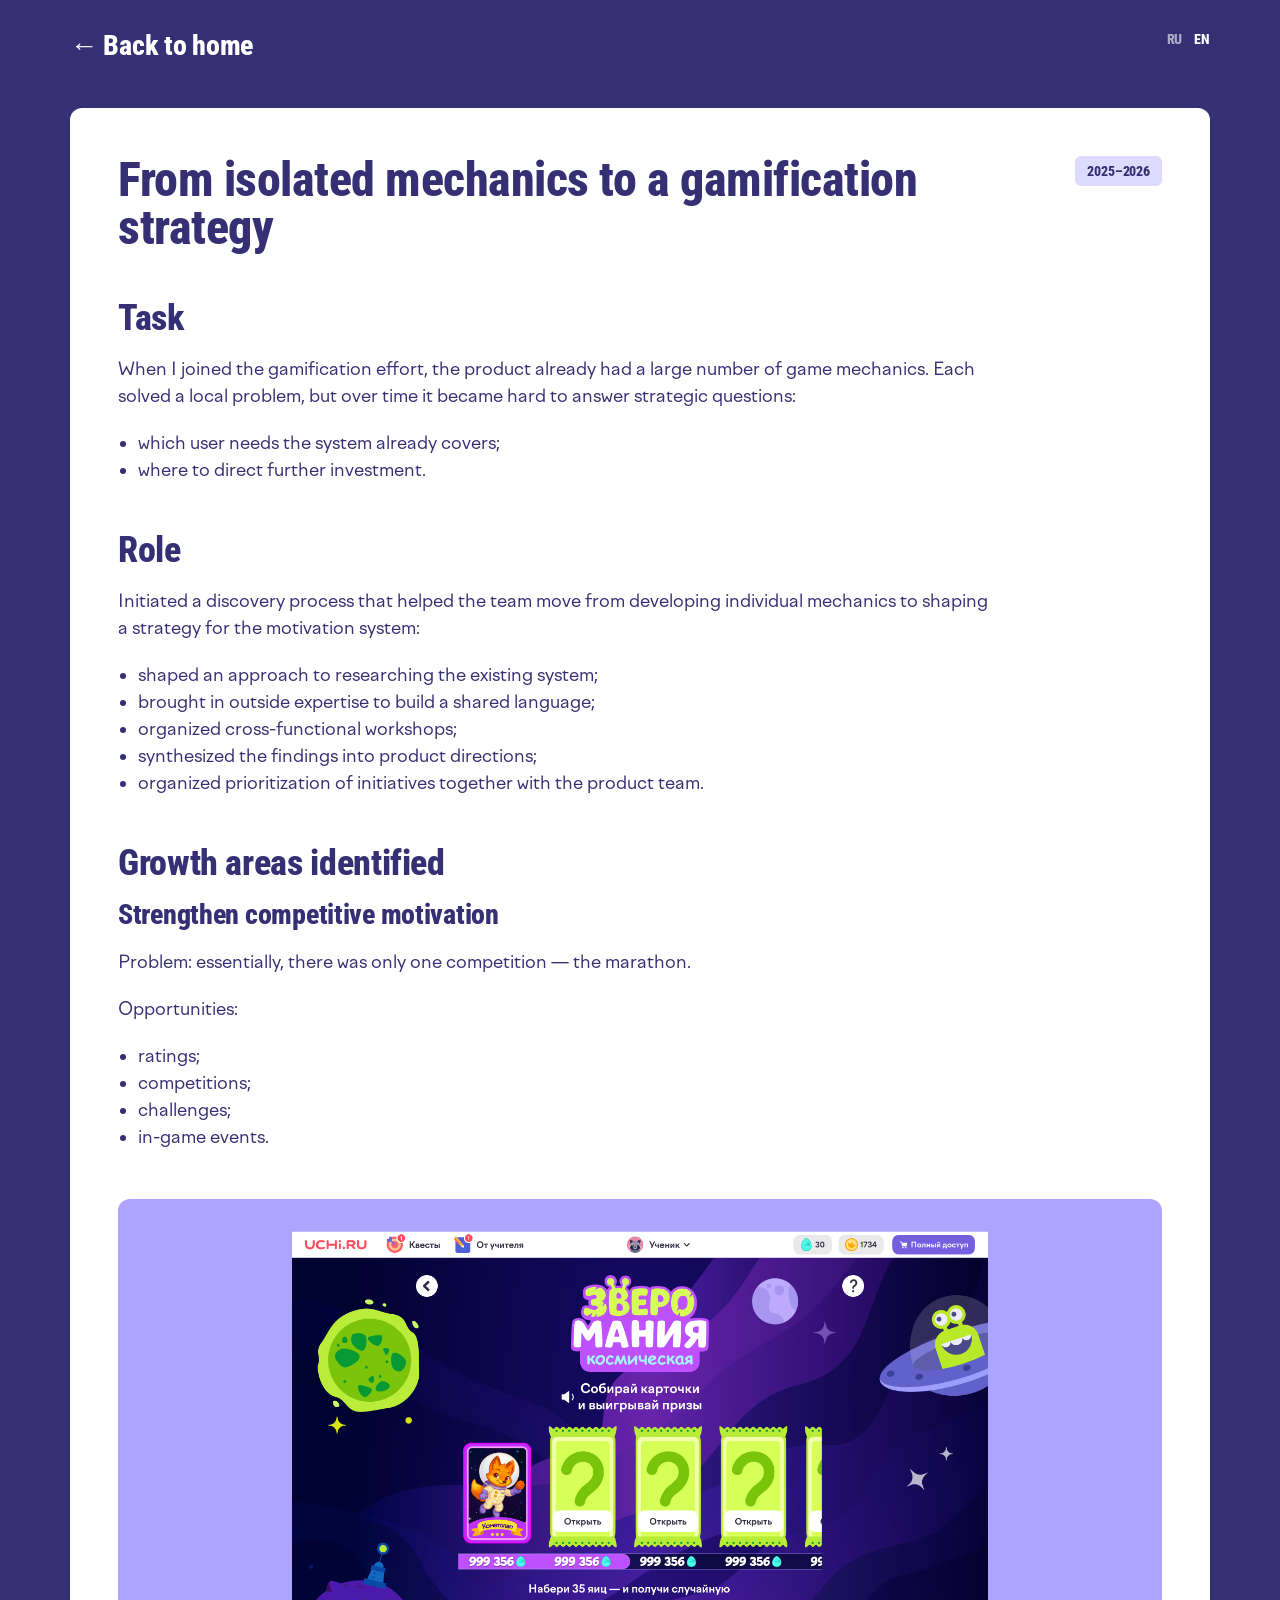
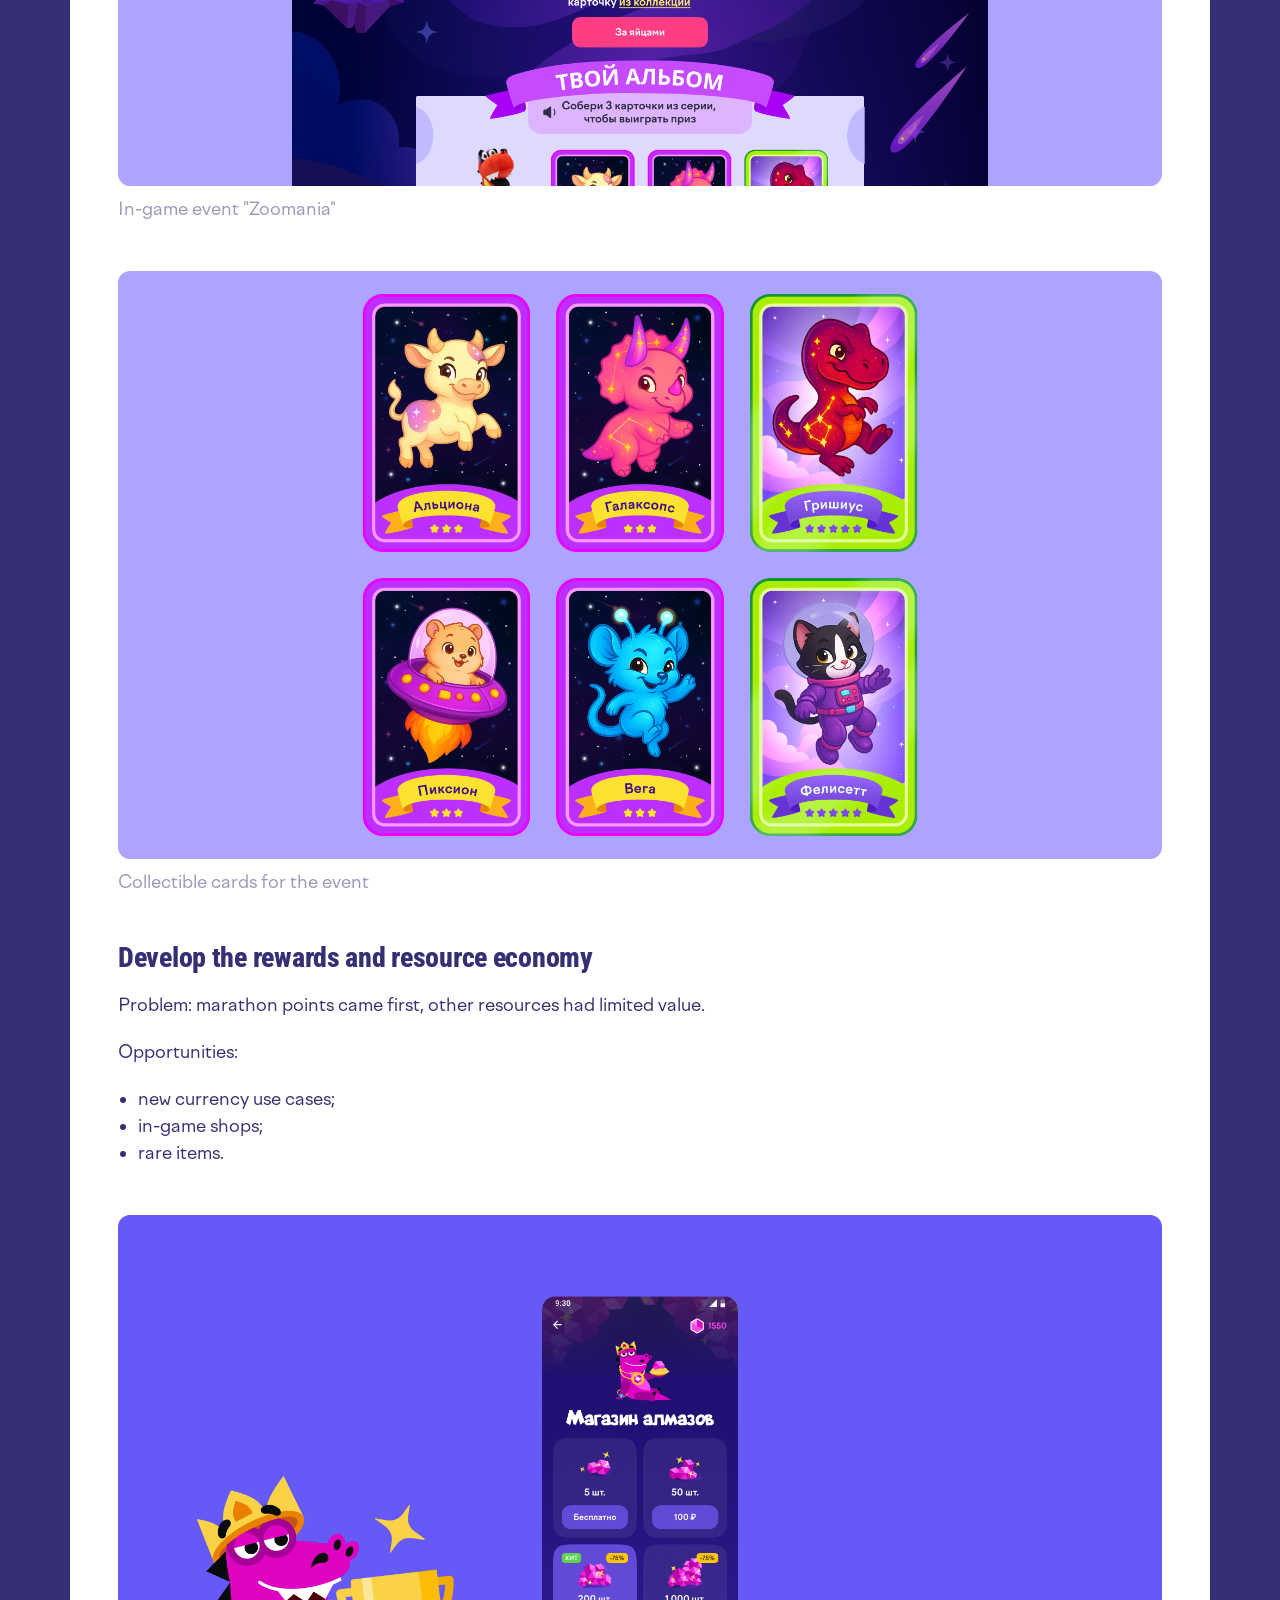
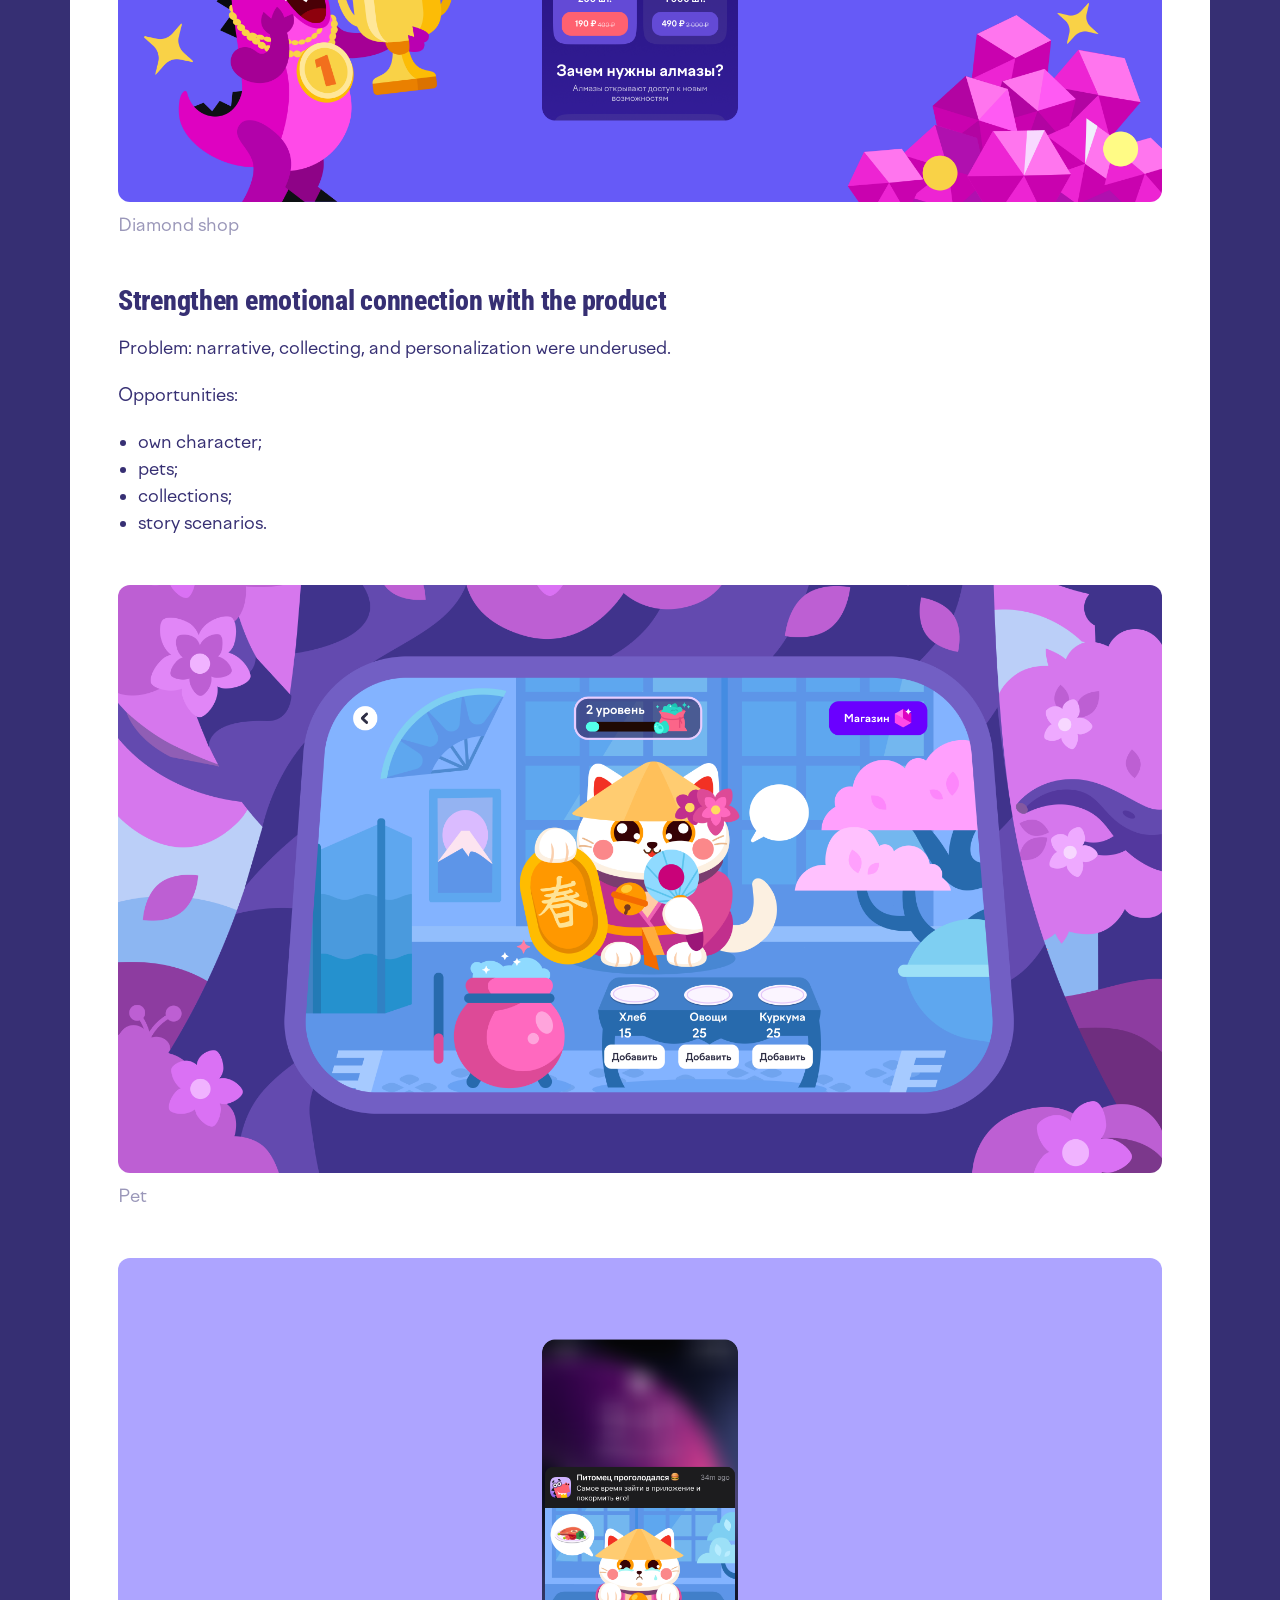
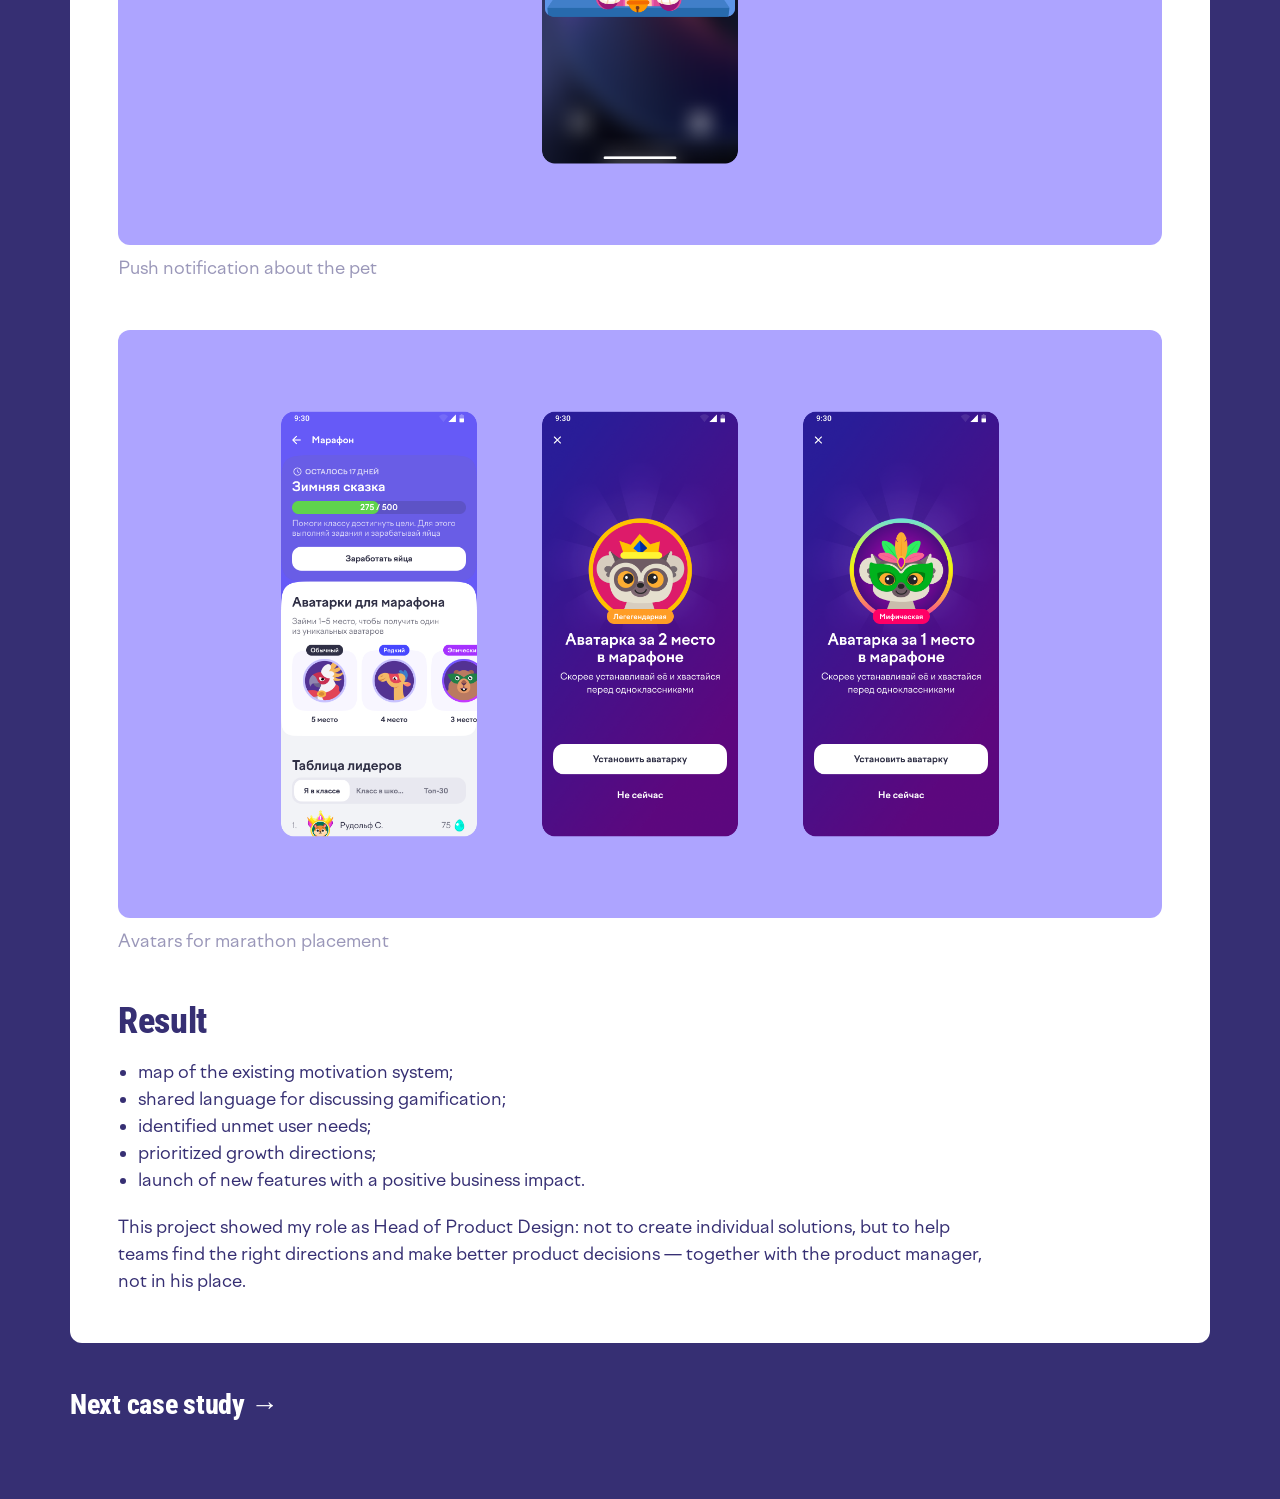
<file: en/tasks/motivation-system-strategy/index.html>
<!DOCTYPE html>
<html lang="en">
<head>
  <meta charset="UTF-8" />
  <meta name="viewport" content="width=device-width, initial-scale=1.0" />
  <title>From isolated mechanics to a gamification strategy — Design Digest</title>
  <link rel="preconnect" href="https://fonts.googleapis.com" />
  <link rel="preconnect" href="https://fonts.gstatic.com" crossorigin />
  <link
    href="https://fonts.googleapis.com/css2?family=Roboto+Condensed:wght@800&display=swap"
    rel="stylesheet"
  />
  <link rel="stylesheet" href="../../../styles/tokens.css" />
  <link rel="stylesheet" href="../../../styles/main.css" />
</head>
<body>
  <div class="page page--task">
    <div class="lang-switch text-label">
      <a href="../../../tasks/motivation-system-strategy/index.html">RU</a>
      <a class="is-active" href="index.html">EN</a>
    </div>

    <a class="back-link text-h3" href="../../index.html">← Back to home</a>

    <div class="task-card">
    <div class="task-content">
      <div class="task-title-block">
        <h1 class="task-title text-h1">From isolated mechanics to a gamification strategy</h1>
        <span class="tag-chip text-label">2025–2026</span>
      </div>

      <div class="task-block">
        <h2 class="task-block__label text-h2">Task</h2>
        <p class="text-body">When I joined the gamification effort, the product already had a large number of game mechanics. Each solved a local problem, but over time it became hard to answer strategic questions:</p>
        <ul class="text-body">
          <li>which user needs the system already covers;</li>
          <li>where to direct further investment.</li>
        </ul>
      </div>

      <div class="task-block">
        <h2 class="task-block__label text-h2">Role</h2>
        <p class="text-body">Initiated a discovery process that helped the team move from developing individual mechanics to shaping a strategy for the motivation system:</p>
        <ul class="text-body">
          <li>shaped an approach to researching the existing system;</li>
          <li>brought in outside expertise to build a shared language;</li>
          <li>organized cross-functional workshops;</li>
          <li>synthesized the findings into product directions;</li>
          <li>organized prioritization of initiatives together with the product team.</li>
        </ul>
      </div>

      <div class="task-block">
        <h2 class="task-block__label text-h2">Growth areas identified</h2>

        <h3 class="text-h3">Strengthen competitive motivation</h3>
        <p class="text-body">Problem: essentially, there was only one competition — the marathon.</p>
        <p class="text-body">Opportunities:</p>
        <ul class="text-body">
          <li>ratings;</li>
          <li>competitions;</li>
          <li>challenges;</li>
          <li>in-game events.</li>
        </ul>
      </div>

      <div class="cover-block">
        <img class="cover-image" src="../../../tasks/motivation-system-strategy/lottery-1.png" alt="In-game event &quot;Zoomania&quot;" />
        <p class="cover-block__caption text-body">In-game event "Zoomania"</p>
      </div>
      <div class="cover-block">
        <img class="cover-image" src="../../../tasks/motivation-system-strategy/lottery-2.png" alt="Collectible cards for the event" />
        <p class="cover-block__caption text-body">Collectible cards for the event</p>
      </div>

      <div class="task-block">
        <h3 class="text-h3">Develop the rewards and resource economy</h3>
        <p class="text-body">Problem: marathon points came first, other resources had limited value.</p>
        <p class="text-body">Opportunities:</p>
        <ul class="text-body">
          <li>new currency use cases;</li>
          <li>in-game shops;</li>
          <li>rare items.</li>
        </ul>
      </div>

      <div class="cover-block">
        <img class="cover-image" src="../../../tasks/motivation-system-strategy/diamonds-1.png" alt="Diamond shop" />
        <p class="cover-block__caption text-body">Diamond shop</p>
      </div>

      <div class="task-block">
        <h3 class="text-h3">Strengthen emotional connection with the product</h3>
        <p class="text-body">Problem: narrative, collecting, and personalization were underused.</p>
        <p class="text-body">Opportunities:</p>
        <ul class="text-body">
          <li>own character;</li>
          <li>pets;</li>
          <li>collections;</li>
          <li>story scenarios.</li>
        </ul>
      </div>

      <div class="cover-block">
        <img class="cover-image" src="../../../tasks/motivation-system-strategy/pet-1.png" alt="Pet" />
        <p class="cover-block__caption text-body">Pet</p>
      </div>
      <div class="cover-block">
        <img class="cover-image" src="../../../tasks/motivation-system-strategy/pet-3.png" alt="Push notification about the pet" />
        <p class="cover-block__caption text-body">Push notification about the pet</p>
      </div>
      <div class="cover-block">
        <img class="cover-image" src="../../../tasks/motivation-system-strategy/avatars-1.png" alt="Avatars for marathon placement" />
        <p class="cover-block__caption text-body">Avatars for marathon placement</p>
      </div>

      <div class="task-block">
        <h2 class="task-block__label text-h2">Result</h2>
        <ul class="text-body">
          <li>map of the existing motivation system;</li>
          <li>shared language for discussing gamification;</li>
          <li>identified unmet user needs;</li>
          <li>prioritized growth directions;</li>
          <li>launch of new features with a positive business impact.</li>
        </ul>
        <p class="text-body">This project showed my role as Head of Product Design: not to create individual solutions, but to help teams find the right directions and make better product decisions — together with the product manager, not in his place.</p>
      </div>
    </div>
    </div>

    <a class="text-link text-h3" href="../mobile-app/index.html">Next case study →</a>
  </div>
</body>
</html>
</file>
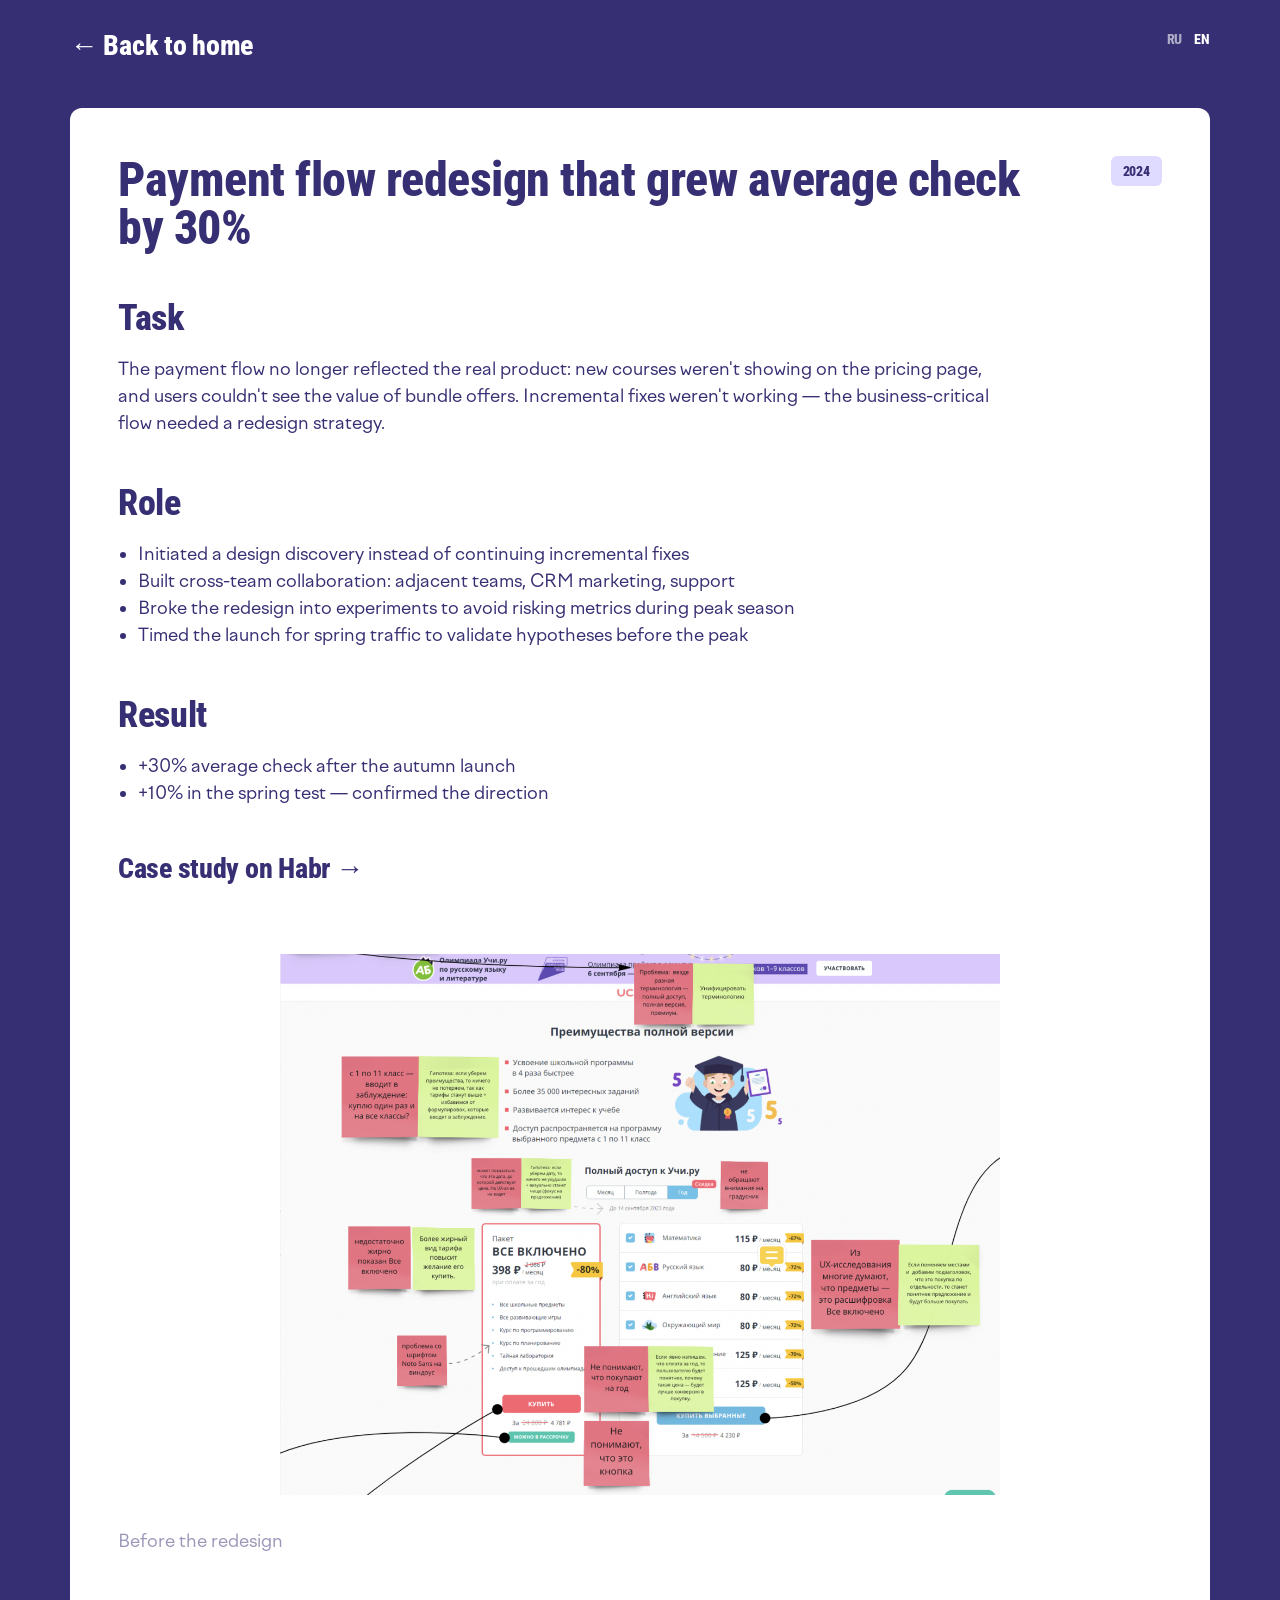
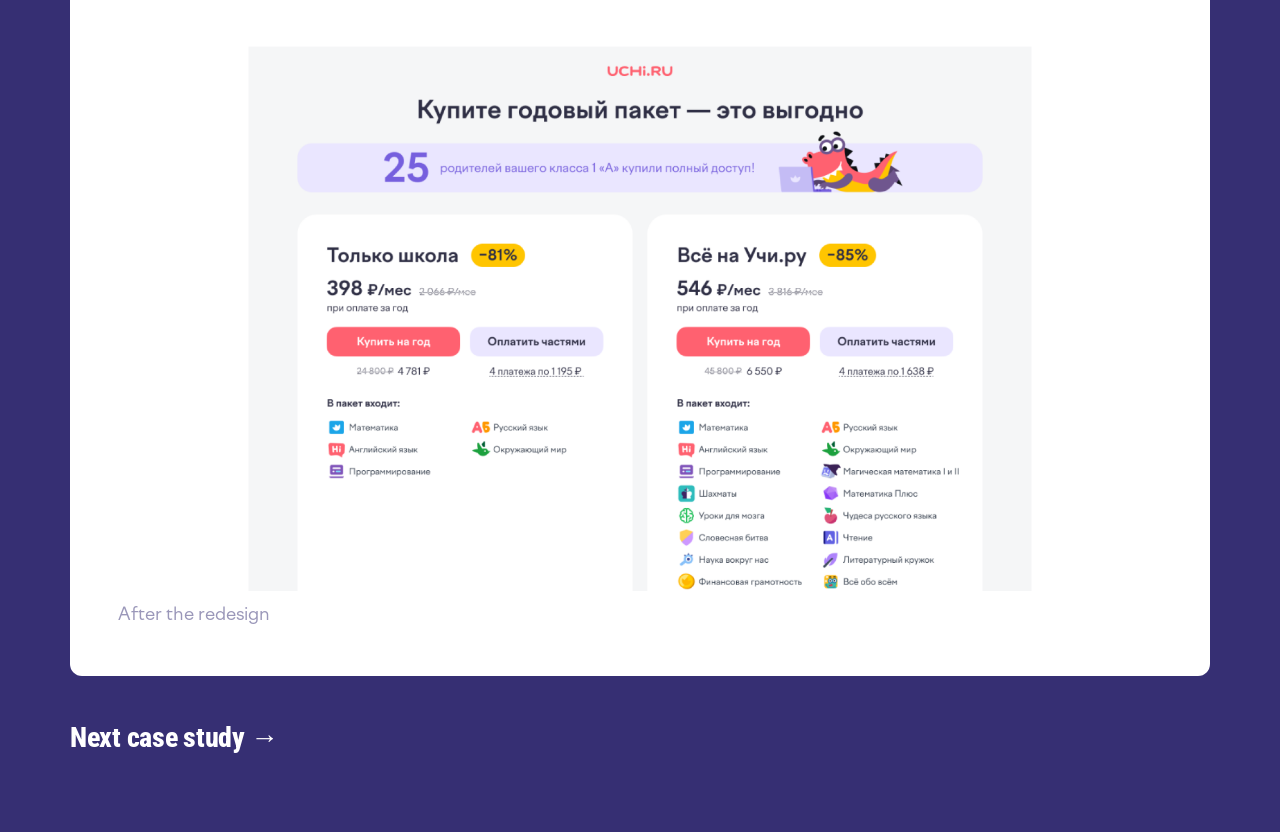
<file: en/tasks/tariffs/index.html>
<!DOCTYPE html>
<html lang="en">
<head>
  <meta charset="UTF-8" />
  <meta name="viewport" content="width=device-width, initial-scale=1.0" />
  <title>Payment flow redesign that grew average check by 30% — Design Digest</title>
  <link rel="preconnect" href="https://fonts.googleapis.com" />
  <link rel="preconnect" href="https://fonts.gstatic.com" crossorigin />
  <link
    href="https://fonts.googleapis.com/css2?family=Roboto+Condensed:wght@800&display=swap"
    rel="stylesheet"
  />
  <link rel="stylesheet" href="../../../styles/tokens.css" />
  <link rel="stylesheet" href="../../../styles/main.css" />
</head>
<body>
  <div class="page page--task">
    <div class="lang-switch text-label">
      <a href="../../../tasks/tariffs/index.html">RU</a>
      <a class="is-active" href="index.html">EN</a>
    </div>

    <a class="back-link text-h3" href="../../index.html">← Back to home</a>

    <div class="task-card">
    <div class="task-content">
      <div class="task-title-block">
        <h1 class="task-title text-h1">Payment flow redesign that grew average check by 30%</h1>
        <span class="tag-chip text-label">2024</span>
      </div>

      <div class="task-block">
        <h2 class="task-block__label text-h2">Task</h2>
        <p class="text-body">The payment flow no longer reflected the real product: new courses weren't showing on the pricing page, and users couldn't see the value of bundle offers. Incremental fixes weren't working — the business-critical flow needed a redesign strategy.</p>
      </div>

      <div class="task-block">
        <h2 class="task-block__label text-h2">Role</h2>
        <ul class="text-body">
          <li>Initiated a design discovery instead of continuing incremental fixes</li>
          <li>Built cross-team collaboration: adjacent teams, CRM marketing, support</li>
          <li>Broke the redesign into experiments to avoid risking metrics during peak season</li>
          <li>Timed the launch for spring traffic to validate hypotheses before the peak</li>
        </ul>
      </div>

      <div class="task-block">
        <h2 class="task-block__label text-h2">Result</h2>
        <ul class="text-body">
          <li>+30% average check after the autumn launch</li>
          <li>+10% in the spring test — confirmed the direction</li>
        </ul>
      </div>
    </div>

    <a class="text-link text-h3" href="#" target="_blank" rel="noopener">Case study on Habr →</a>

    <div class="cover-block">
      <img class="cover-image" src="../../../tasks/tariffs/tariffs-old.png" alt="Before the redesign" />
      <p class="cover-block__caption text-body">Before the redesign</p>
    </div>
    <div class="cover-block">
      <img class="cover-image" src="../../../tasks/tariffs/tariffs-old-1.png" alt="After the redesign" />
      <p class="cover-block__caption text-body">After the redesign</p>
    </div>
    </div>

    <a class="text-link text-h3" href="../uchi-redesign/index.html">Next case study →</a>
  </div>
</body>
</html>
</file>
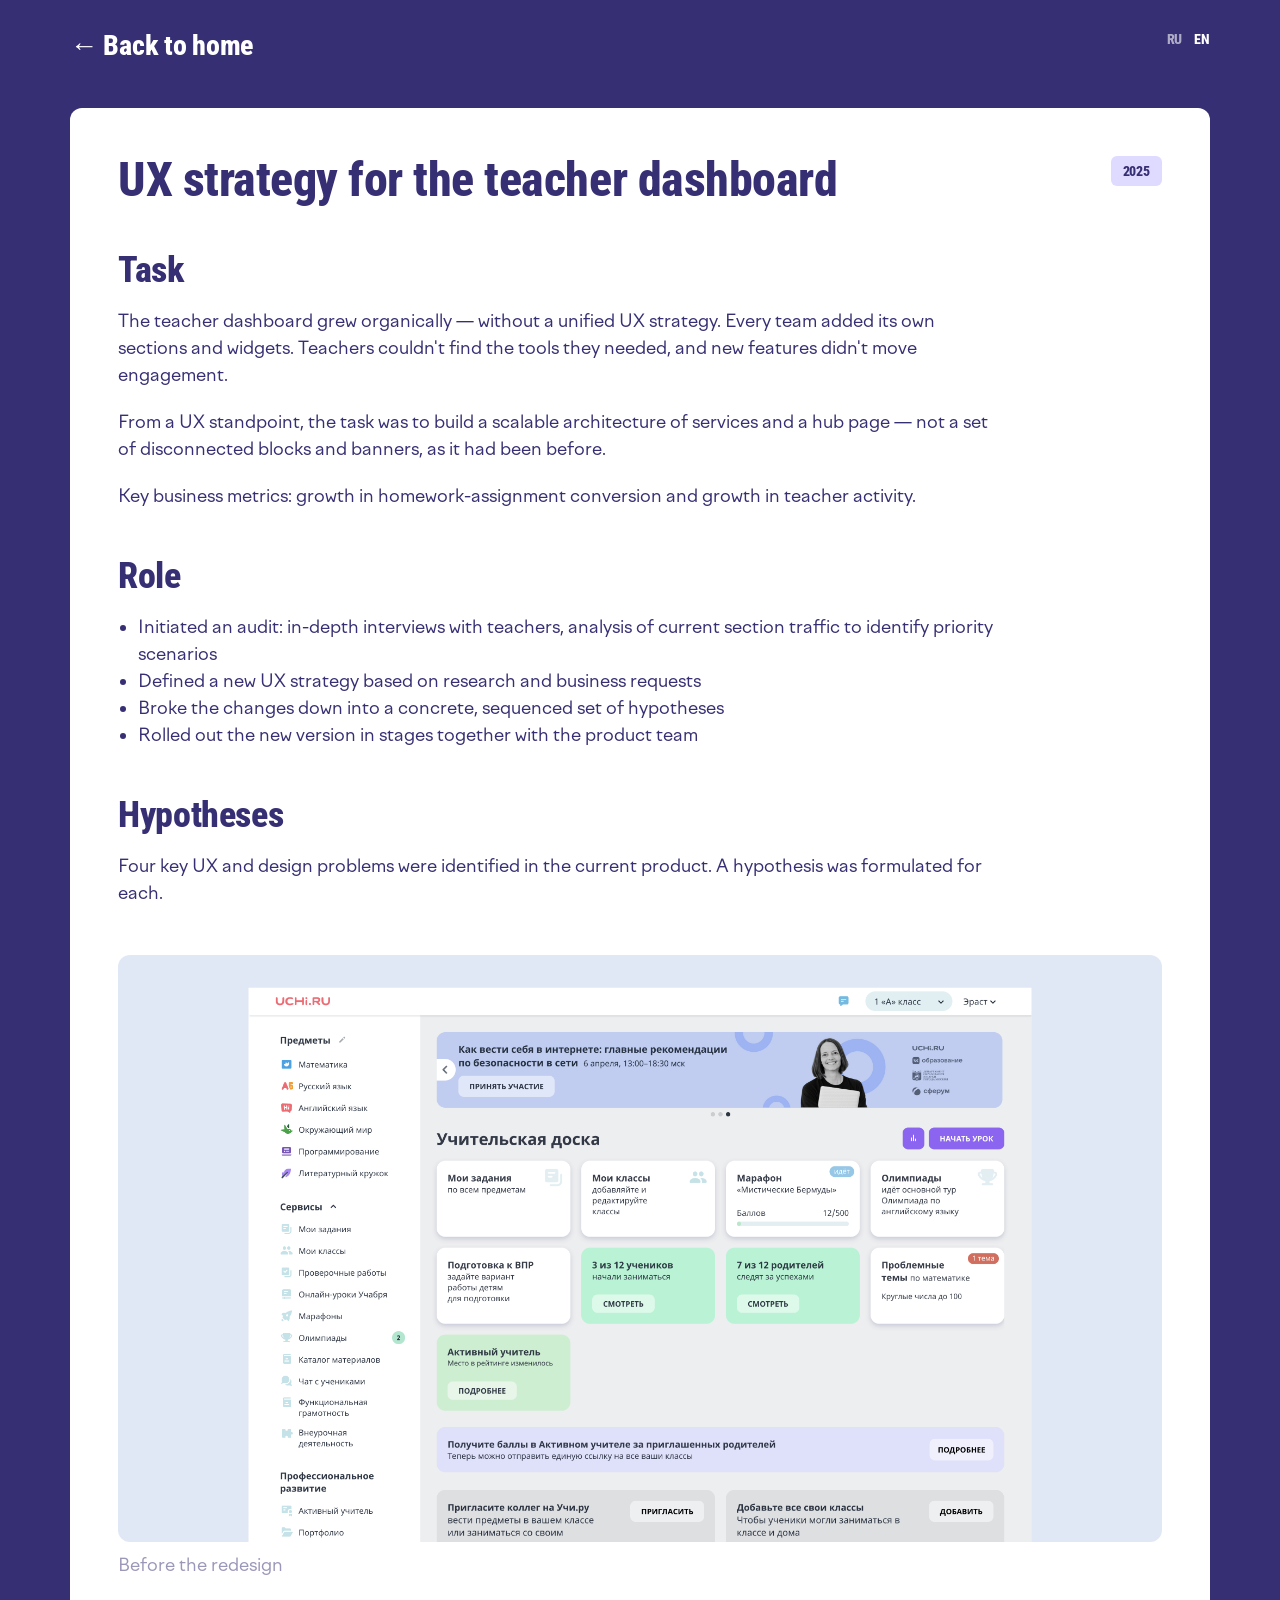
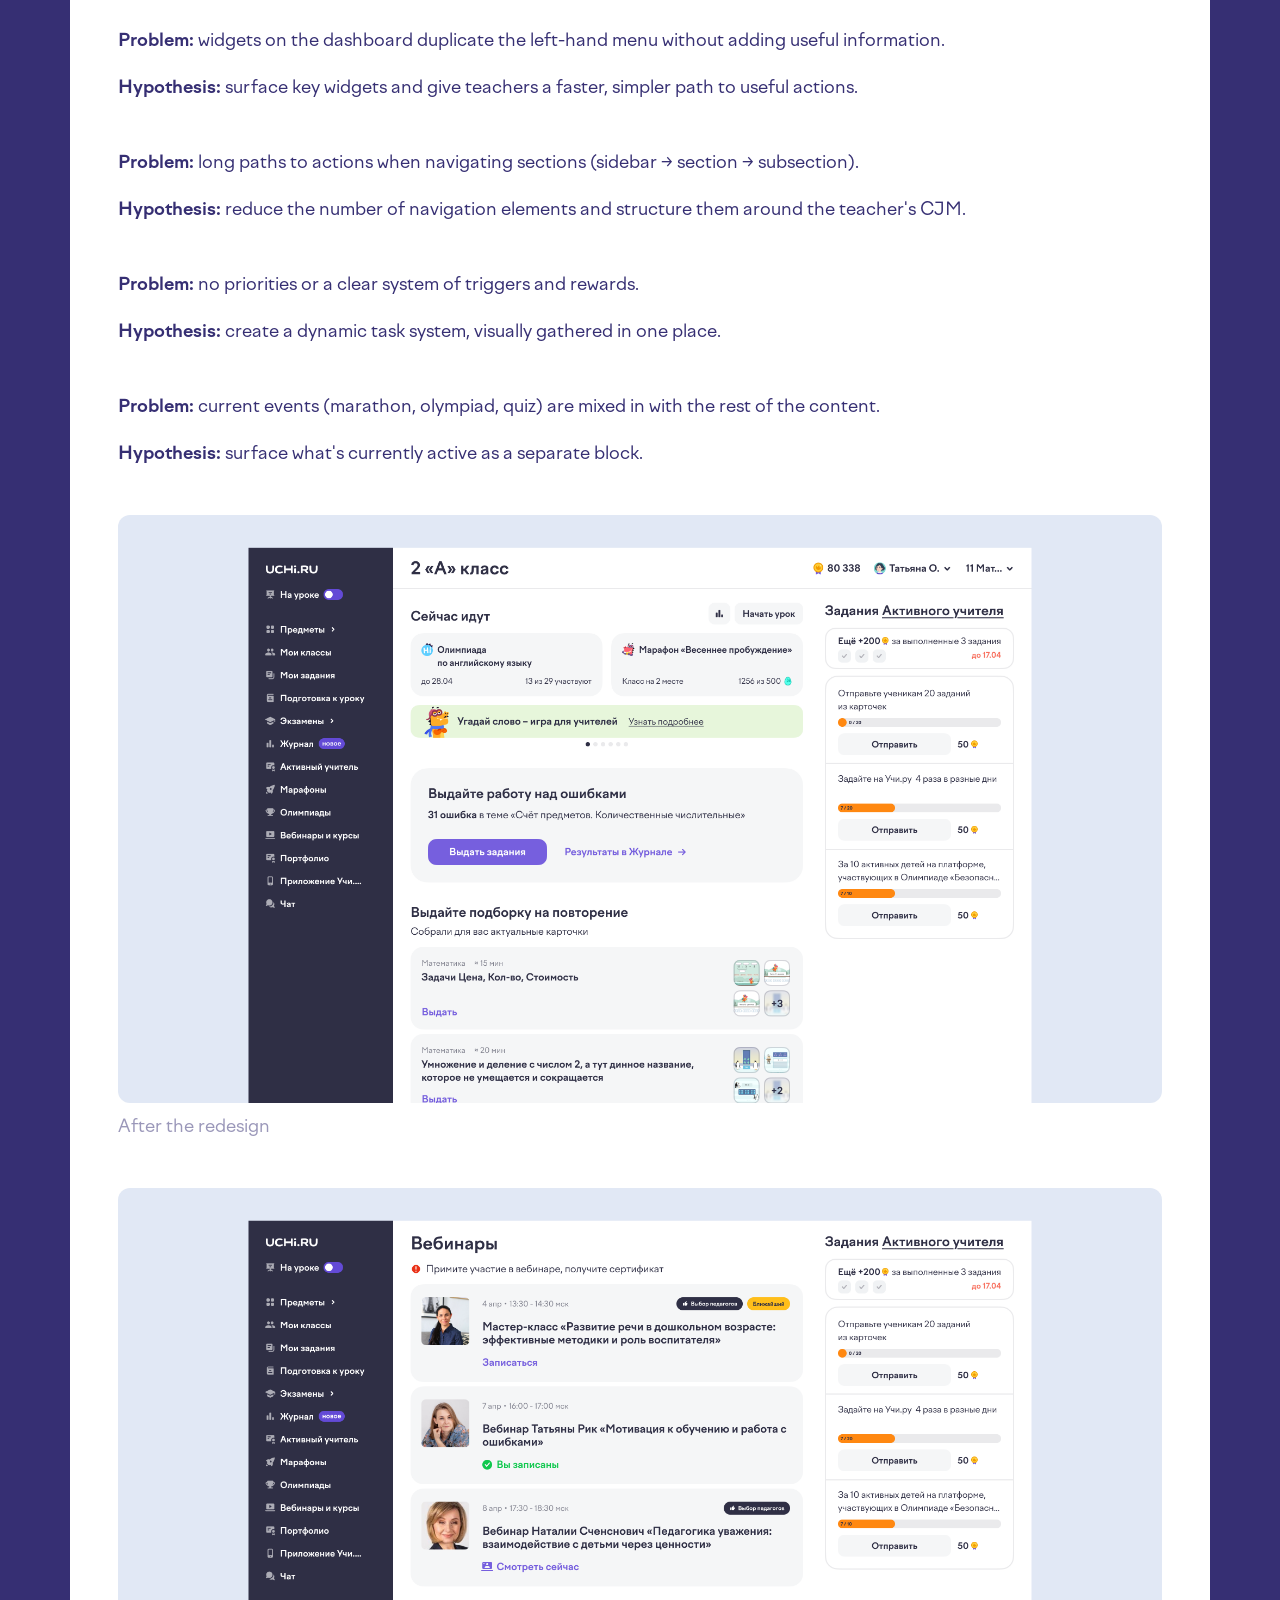
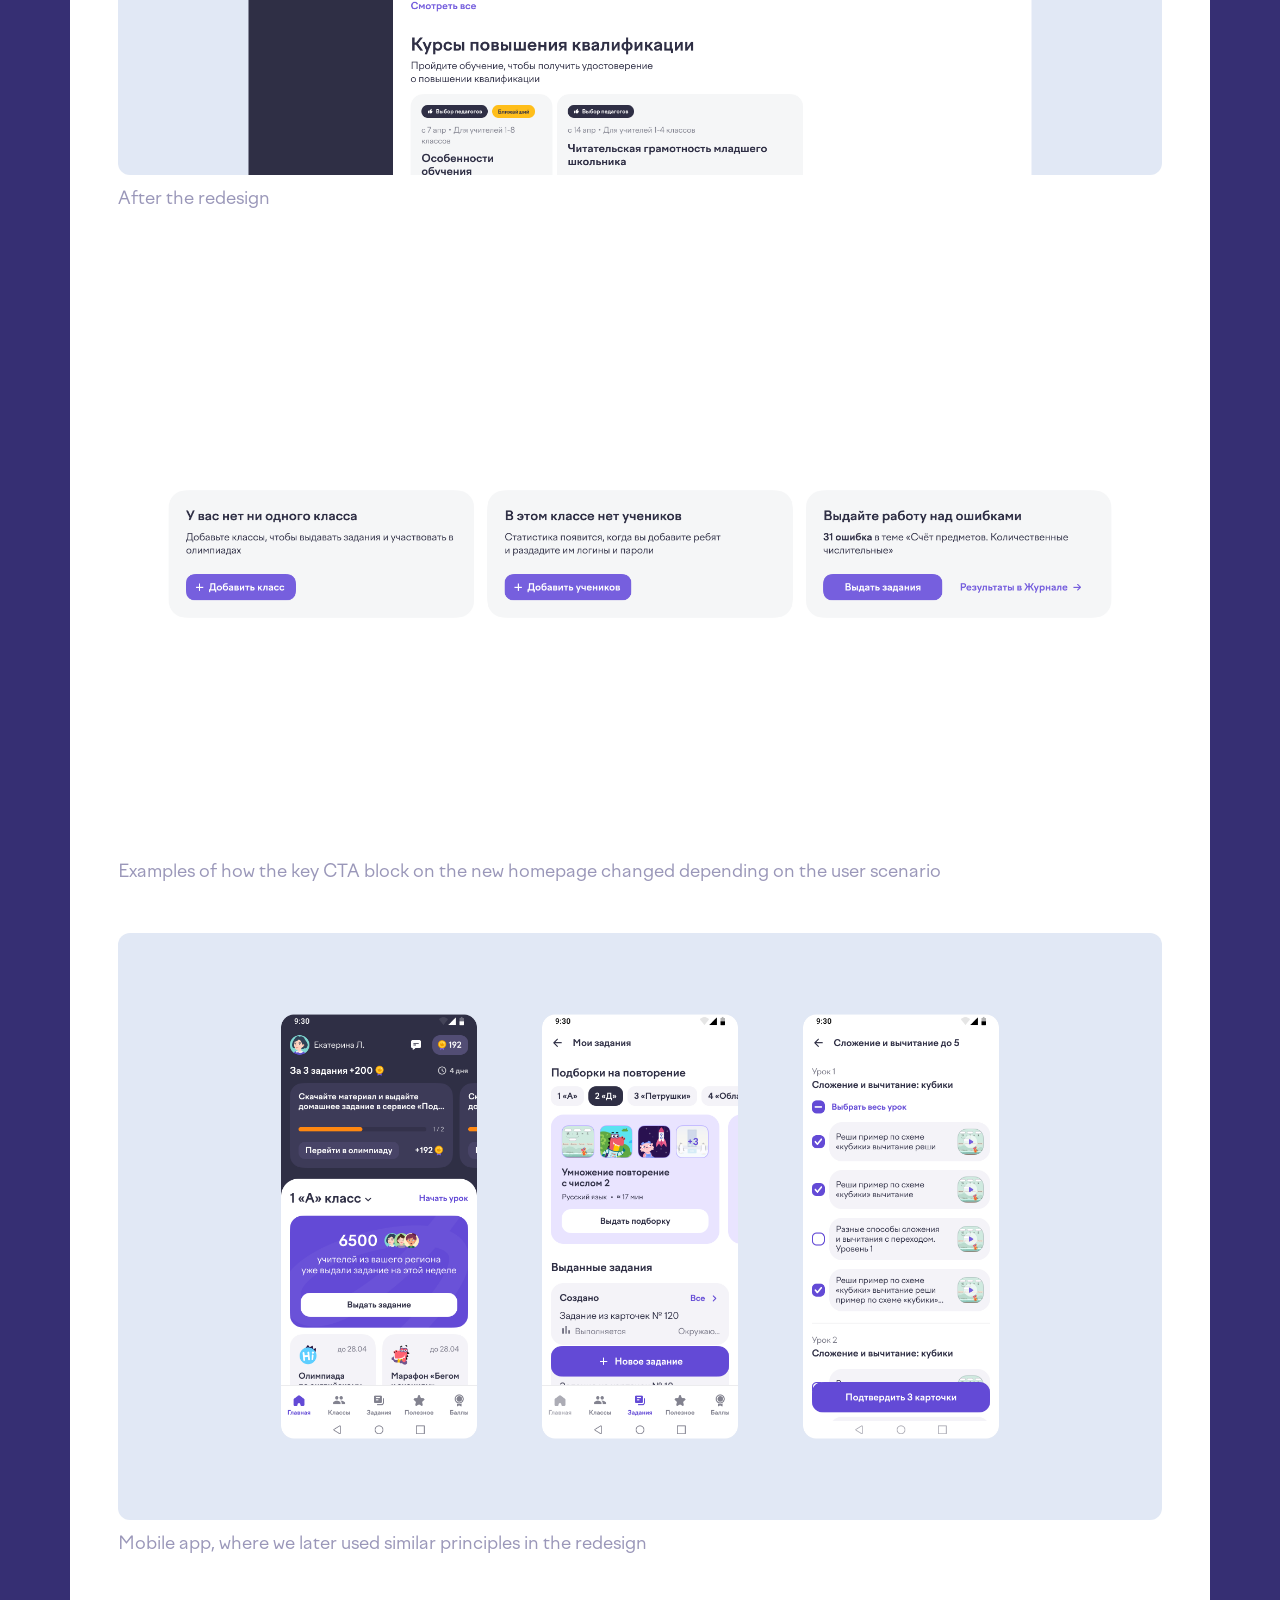
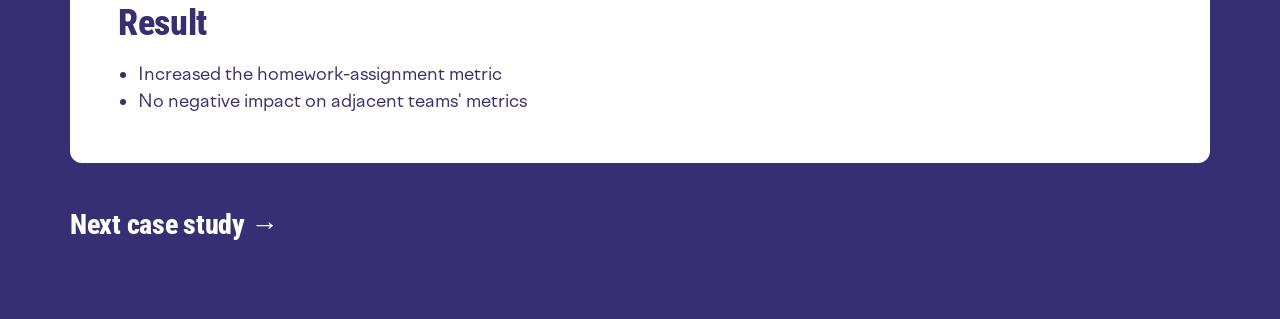
<file: en/tasks/uchi-redesign/index.html>
<!DOCTYPE html>
<html lang="en">
<head>
  <meta charset="UTF-8" />
  <meta name="viewport" content="width=device-width, initial-scale=1.0" />
  <title>UX strategy for the teacher dashboard — Design Digest</title>
  <link rel="preconnect" href="https://fonts.googleapis.com" />
  <link rel="preconnect" href="https://fonts.gstatic.com" crossorigin />
  <link
    href="https://fonts.googleapis.com/css2?family=Roboto+Condensed:wght@800&display=swap"
    rel="stylesheet"
  />
  <link rel="stylesheet" href="../../../styles/tokens.css" />
  <link rel="stylesheet" href="../../../styles/main.css" />
</head>
<body>
  <div class="page page--task">
    <div class="lang-switch text-label">
      <a href="../../../tasks/uchi-redesign/index.html">RU</a>
      <a class="is-active" href="index.html">EN</a>
    </div>

    <a class="back-link text-h3" href="../../index.html">← Back to home</a>

    <div class="task-card">
    <div class="task-content">
      <div class="task-title-block">
        <h1 class="task-title text-h1">UX strategy for the teacher dashboard</h1>
        <span class="tag-chip text-label">2025</span>
      </div>

      <div class="task-block">
        <h2 class="task-block__label text-h2">Task</h2>
        <p class="text-body">The teacher dashboard grew organically — without a unified UX strategy. Every team added its own sections and widgets. Teachers couldn't find the tools they needed, and new features didn't move engagement.</p>
        <p class="text-body">From a UX standpoint, the task was to build a scalable architecture of services and a hub page — not a set of disconnected blocks and banners, as it had been before.</p>
        <p class="text-body">Key business metrics: growth in homework-assignment conversion and growth in teacher activity.</p>
      </div>

      <div class="task-block">
        <h2 class="task-block__label text-h2">Role</h2>
        <ul class="text-body">
          <li>Initiated an audit: in-depth interviews with teachers, analysis of current section traffic to identify priority scenarios</li>
          <li>Defined a new UX strategy based on research and business requests</li>
          <li>Broke the changes down into a concrete, sequenced set of hypotheses</li>
          <li>Rolled out the new version in stages together with the product team</li>
        </ul>
      </div>

      <div class="task-block">
        <h2 class="task-block__label text-h2">Hypotheses</h2>
        <p class="text-body">Four key UX and design problems were identified in the current product. A hypothesis was formulated for each.</p>
      </div>

      <div class="cover-block">
        <img class="cover-image" src="../../../tasks/uchi-redesign/gallery-1.png" alt="Homepage before the redesign" />
        <p class="cover-block__caption text-body">Before the redesign</p>
      </div>

      <div class="task-block">
        <p class="text-body"><strong>Problem:</strong> widgets on the dashboard duplicate the left-hand menu without adding useful information.</p>
        <p class="text-body"><strong>Hypothesis:</strong> surface key widgets and give teachers a faster, simpler path to useful actions.</p>
      </div>

      <div class="task-block">
        <p class="text-body"><strong>Problem:</strong> long paths to actions when navigating sections (sidebar → section → subsection).</p>
        <p class="text-body"><strong>Hypothesis:</strong> reduce the number of navigation elements and structure them around the teacher's CJM.</p>
      </div>

      <div class="task-block">
        <p class="text-body"><strong>Problem:</strong> no priorities or a clear system of triggers and rewards.</p>
        <p class="text-body"><strong>Hypothesis:</strong> create a dynamic task system, visually gathered in one place.</p>
      </div>

      <div class="task-block">
        <p class="text-body"><strong>Problem:</strong> current events (marathon, olympiad, quiz) are mixed in with the rest of the content.</p>
        <p class="text-body"><strong>Hypothesis:</strong> surface what's currently active as a separate block.</p>
      </div>
    </div>

    <div class="cover-block">
      <img class="cover-image" src="../../../tasks/uchi-redesign/gallery-2.png" alt="After the redesign" />
      <p class="cover-block__caption text-body">After the redesign</p>
    </div>
    <div class="cover-block">
      <img class="cover-image" src="../../../tasks/uchi-redesign/gallery-3.png" alt="After the redesign" />
      <p class="cover-block__caption text-body">After the redesign</p>
    </div>
    <div class="cover-block">
      <img class="cover-image" src="../../../tasks/uchi-redesign/gallery-4.png" alt="Examples of how the key CTA block on the new homepage changed depending on the user scenario" />
      <p class="cover-block__caption text-body">Examples of how the key CTA block on the new homepage changed depending on the user scenario</p>
    </div>
    <div class="cover-block">
      <img class="cover-image" src="../../../tasks/uchi-redesign/gallery-5.png" alt="Mobile app, where we later used similar principles in the redesign" />
      <p class="cover-block__caption text-body">Mobile app, where we later used similar principles in the redesign</p>
    </div>

    <div class="task-content">
      <div class="task-block">
        <h2 class="task-block__label text-h2">Result</h2>
        <ul class="text-body">
          <li>Increased the homework-assignment metric</li>
          <li>No negative impact on adjacent teams' metrics</li>
        </ul>
      </div>
    </div>
    </div>

    <a class="text-link text-h3" href="../motivation-system-strategy/index.html">Next case study →</a>
  </div>
</body>
</html>
</file>
<file: styles/tokens.css>
/*
  Design tokens — mirrors the Figma tokens 1:1.
  Do not hardcode colors or type sizes outside this file; reference variables/classes instead.
*/

@font-face {
  font-family: "Factor A";
  src: url("fonts/Factor A-Regular-Web.woff2") format("woff2"), url("fonts/Factor A-Regular-Web.woff") format("woff");
  font-weight: 400;
  font-style: normal;
}

@font-face {
  font-family: "Factor A";
  src: url("fonts/Factor A-Italic-Web.woff2") format("woff2"), url("fonts/Factor A-Italic-Web.woff") format("woff");
  font-weight: 400;
  font-style: italic;
}

@font-face {
  font-family: "Factor A";
  src: url("fonts/Factor A-Bold-Web.woff2") format("woff2"), url("fonts/Factor A-Bold-Web.woff") format("woff");
  font-weight: 700;
  font-style: normal;
}

@font-face {
  font-family: "Factor A";
  src: url("fonts/Factor A-Extrabold-Web.woff2") format("woff2"), url("fonts/Factor A-Extrabold-Web.woff") format("woff");
  font-weight: 800;
  font-style: normal;
}

:root {
  /* Color primitives */
  --color-indigo-900: #362f73;
  --color-white: #ffffff;
  --color-violet-400: #ada4ff;
  --color-violet-500: #665af7;
  --color-gray-300: #d9d9d9;
  --color-violet-200: #dfdaff;
  --color-indigo-900-50: rgba(54, 47, 115, 0.5);
  --color-white-muted: rgba(255, 255, 255, 0.6);

  /* Semantic colors */
  --bg-primary: var(--color-indigo-900);
  --bg-surface: var(--color-white);
  --bg-accent: var(--color-violet-400);
  --bg-accent-subtle: var(--color-violet-200);
  --bg-placeholder: var(--color-gray-300);
  --text-primary: var(--color-white);
  --text-primary-secondary: var(--color-white-muted);
  --text-on-surface: var(--color-indigo-900);
  --text-on-surface-secondary: var(--color-indigo-900-50);
  --text-accent: var(--color-violet-500);
  --stroke-default: var(--color-white);

  /* Font families */
  --font-heading: "Roboto Condensed", sans-serif;
  --font-body: "Factor A", sans-serif;

  /* Spacing */
  --space-2xs: 8px;
  --space-xs: 10px;
  --space-sm: 12px;
  --space-md: 20px;
  --space-lg: 32px;
  --space-xl: 36px;
  --space-2xl: 48px;
  --space-3xl: 80px;

  /* Radius */
  --radius-sm: 6px;
  --radius-md: 8px;
  --radius-lg: 12px;
}

/* Typography tokens */

.text-display {
  font-family: var(--font-heading);
  font-weight: 800;
  font-size: 120px;
  line-height: 0.85;
  letter-spacing: -0.01em;
}

.text-h1 {
  font-family: var(--font-heading);
  font-weight: 800;
  font-size: 48px;
  line-height: 1;
  letter-spacing: -0.01em;
}

.text-h2 {
  font-family: var(--font-heading);
  font-weight: 800;
  font-size: 36px;
  line-height: 1;
  letter-spacing: -0.01em;
}

.text-h3 {
  font-family: var(--font-heading);
  font-weight: 800;
  font-size: 28px;
  line-height: 1;
  letter-spacing: -0.01em;
}

.text-body-lg {
  font-family: var(--font-body);
  font-weight: 400;
  font-size: 24px;
  line-height: 1.5;
}

.text-body {
  font-family: var(--font-body);
  font-weight: 400;
  font-size: 18px;
  line-height: 1.5;
}

.text-label {
  font-family: var(--font-heading);
  font-weight: 800;
  font-size: 14px;
  line-height: 1;
  letter-spacing: -0.01em;
}

.text-caption {
  font-family: var(--font-heading);
  font-weight: 800;
  font-size: 13px;
  line-height: 1;
  letter-spacing: 0.08em;
  text-transform: uppercase;
}
</file>
<file: styles/main.css>
/*
  Layout and components. Depends on styles/tokens.css being loaded first.
*/

* {
  box-sizing: border-box;
}

html,
body {
  margin: 0;
  padding: 0;
}

html {
  scroll-behavior: smooth;
}

body {
  background: var(--bg-primary);
  color: var(--text-primary);
}

a {
  color: inherit;
}

h1,
h2,
h3,
p {
  margin: 0;
}

ul {
  margin: 0;
  padding-left: var(--space-md);
}

img {
  display: block;
  max-width: 100%;
}

.page {
  position: relative;
  max-width: 1180px;
  margin: 0 auto;
  padding: var(--space-lg) var(--space-md) var(--space-3xl);
}

/* Language switch */

.lang-switch {
  position: absolute;
  top: var(--space-lg);
  right: var(--space-md);
  display: flex;
  gap: var(--space-sm);
  z-index: 1;
}

.lang-switch a {
  text-decoration: none;
  color: var(--text-primary-secondary);
}

.lang-switch a.is-active {
  color: var(--text-primary);
}

.lang-switch a:hover {
  text-decoration: underline;
}

/* Section nav (jump links) */

.section-nav {
  display: flex;
  justify-content: center;
  gap: var(--space-2xl);
  flex-wrap: wrap;
  margin-bottom: var(--space-3xl);
}

.section-nav a {
  text-decoration: none;
}

.section-nav a:hover {
  text-decoration: underline;
}

/* Hero */

.hero {
  display: flex;
  flex-direction: column;
  align-items: center;
  gap: var(--space-lg);
  text-align: center;
  margin-bottom: var(--space-2xl);
}

.hero__logo {
  width: 160px;
  height: 160px;
  border-radius: 50%;
  background: var(--bg-surface);
  object-fit: cover;
  transition: transform 0.4s ease;
}

.hero__logo:hover {
  transform: scale(1.05);
}

.hero__copy {
  display: flex;
  flex-direction: column;
  align-items: center;
  gap: var(--space-lg);
}

.hero__subtitle {
  max-width: 800px;
}

/* Showcase sections */

.showcase-section {
  display: flex;
  flex-direction: column;
  gap: var(--space-md);
}

.showcase-section + .showcase-section {
  margin-top: var(--space-3xl);
}

.project-row {
  display: flex;
  gap: var(--space-md);
  flex-wrap: wrap;
}

.project-row > * {
  flex: 1 1 260px;
}

/* Project card (all sizes share the same base) */

.project-card {
  background: var(--bg-surface);
  color: var(--text-on-surface);
  border-radius: var(--radius-lg);
  padding: var(--space-2xl);
  display: flex;
  flex-direction: column;
  gap: var(--space-lg);
  text-decoration: none;
}

.project-card__head,
.task-title-block {
  display: flex;
  align-items: flex-start;
  justify-content: space-between;
  gap: var(--space-xl);
}

.project-card__meta {
  display: flex;
  flex-direction: column;
  gap: var(--space-2xs);
}

.project-card__text--secondary {
  color: var(--text-on-surface-secondary);
}

.project-card__title-block {
  display: flex;
  flex-direction: column;
  gap: var(--space-sm);
}

.project-card__list {
  display: flex;
  flex-direction: column;
  gap: var(--space-md);
}

.project-card__list ul {
  margin: 0;
}

.project-card__description,
.project-card__list ul {
  max-width: 880px;
}

.tag-chip {
  display: inline-flex;
  align-items: center;
  white-space: nowrap;
  background: var(--bg-accent-subtle);
  color: var(--text-on-surface);
  border-radius: var(--radius-sm);
  padding: var(--space-2xs) var(--space-sm);
}

/* Big card: task grid */

.task-grid {
  display: grid;
  grid-template-columns: repeat(2, 1fr);
  gap: var(--space-md);
}

.task-tile {
  position: relative;
  display: block;
  aspect-ratio: 532 / 300;
  border-radius: var(--radius-sm);
  overflow: hidden;
  background: var(--bg-primary);
  text-decoration: none;
  color: var(--text-primary);
}

.task-tile__cover {
  position: absolute;
  inset: 0;
  width: 100%;
  height: 100%;
  object-fit: cover;
  transition: transform 0.4s ease;
}

.task-tile:hover .task-tile__cover {
  transform: scale(1.05);
}

.task-tile__title {
  position: absolute;
  left: var(--space-sm);
  top: var(--space-sm);
  margin: 0;
}

/* Small/xs card title link variant */

.project-card__title--link {
  color: var(--text-accent);
}

/* Task page */

.page--task {
  max-width: 1180px;
  display: flex;
  flex-direction: column;
  gap: var(--space-2xl);
}

.back-link,
.text-link {
  text-decoration: none;
}

.back-link:hover,
.text-link:hover {
  text-decoration: underline;
}

.task-card {
  background: var(--bg-surface);
  color: var(--text-on-surface);
  border-radius: var(--radius-lg);
  padding: var(--space-2xl);
  display: flex;
  flex-direction: column;
  gap: var(--space-2xl);
}

.cover-image {
  width: 100%;
  aspect-ratio: 1180 / 664;
  object-fit: cover;
  border-radius: var(--radius-lg);
  background: var(--bg-placeholder);
}

.cover-block {
  display: flex;
  flex-direction: column;
  gap: var(--space-xs);
}

.cover-block__caption {
  color: var(--text-on-surface-secondary);
}

.task-content {
  display: flex;
  flex-direction: column;
  gap: var(--space-2xl);
}

.task-block {
  display: flex;
  flex-direction: column;
  gap: var(--space-md);
}

.task-block > p,
.task-block > ul {
  max-width: 880px;
}

.stat-grid {
  display: grid;
  grid-template-columns: repeat(4, 1fr);
  gap: var(--space-md);
}

.stat-card {
  background: var(--bg-accent);
  border-radius: var(--radius-lg);
  padding: var(--space-sm);
  display: flex;
  flex-direction: column;
  align-items: center;
  justify-content: center;
  text-align: center;
  gap: var(--space-sm);
  aspect-ratio: 1 / 1;
}

.stat-card__number {
  color: var(--text-on-surface);
}

.stat-card p.text-body {
  color: var(--text-on-surface);
}

/* Responsive */

@media (max-width: 900px) {
  .text-display {
    font-size: 64px;
  }

  .text-h1 {
    font-size: 36px;
  }

  .project-card,
  .task-card {
    padding: var(--space-lg);
  }

  .task-grid {
    grid-template-columns: 1fr;
  }

  .stat-grid {
    grid-template-columns: repeat(2, 1fr);
  }

  .project-card__head,
  .task-title-block {
    flex-direction: column;
    align-items: flex-start;
    gap: var(--space-sm);
  }
}

@media (max-width: 560px) {
  .page {
    padding: var(--space-lg) var(--space-2xs) var(--space-2xl);
  }

  .section-nav {
    gap: var(--space-lg);
    margin-bottom: var(--space-2xl);
  }

  .lang-switch {
    right: var(--space-2xs);
  }

  .stat-grid {
    grid-template-columns: repeat(2, 1fr);
  }
}
</file>
